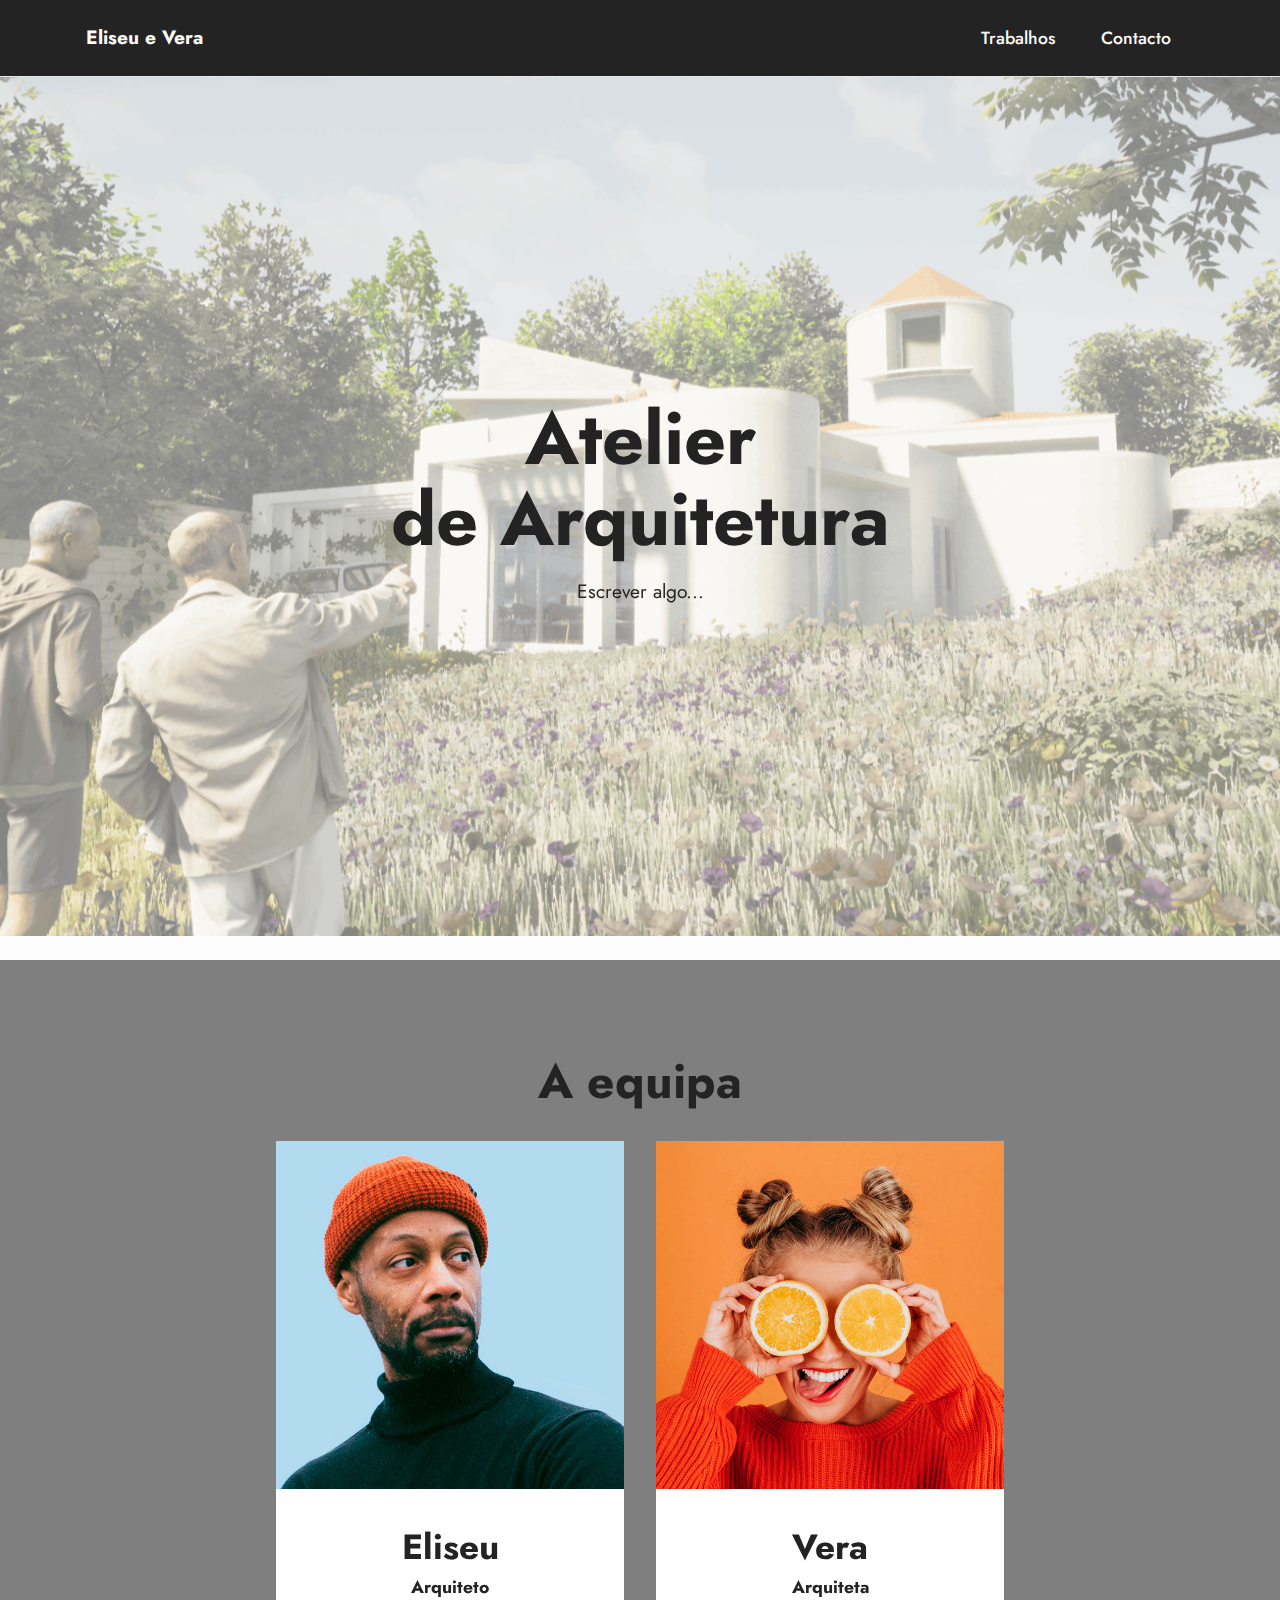
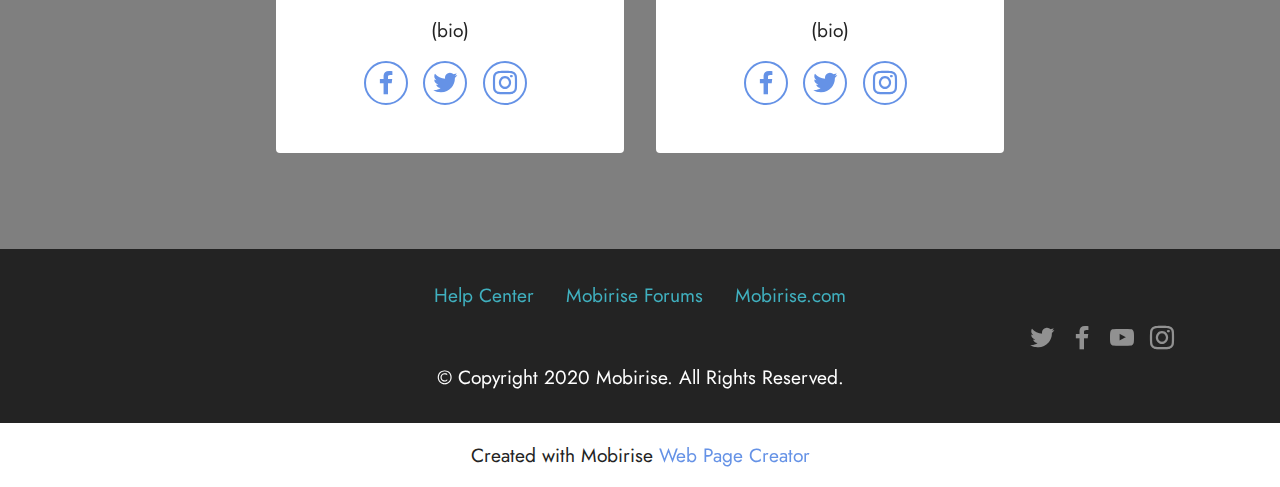
<file: index.html>
<!DOCTYPE html>
<html  >
<head>
  <!-- Site made with Mobirise Website Builder v5.6.8, https://mobirise.com -->
  <meta charset="UTF-8">
  <meta http-equiv="X-UA-Compatible" content="IE=edge">
  <meta name="generator" content="Mobirise v5.6.8, mobirise.com">
  <meta name="twitter:card" content="summary_large_image"/>
  <meta name="twitter:image:src" content="">
  <meta property="og:image" content="">
  <meta name="twitter:title" content="Home">
  <meta name="viewport" content="width=device-width, initial-scale=1, minimum-scale=1">
  <link rel="shortcut icon" href="assets/images/mbr-121x68.png" type="image/x-icon">
  <meta name="description" content="">
  
  
  <title>Home</title>
  <link rel="stylesheet" href="assets/bootstrap/css/bootstrap.min.css">
  <link rel="stylesheet" href="assets/bootstrap/css/bootstrap-grid.min.css">
  <link rel="stylesheet" href="assets/bootstrap/css/bootstrap-reboot.min.css">
  <link rel="stylesheet" href="assets/parallax/jarallax.css">
  <link rel="stylesheet" href="assets/dropdown/css/style.css">
  <link rel="stylesheet" href="assets/socicon/css/styles.css">
  <link rel="stylesheet" href="assets/theme/css/style.css">
  <link rel="preload" href="https://fonts.googleapis.com/css?family=Jost:100,200,300,400,500,600,700,800,900,100i,200i,300i,400i,500i,600i,700i,800i,900i&display=swap" as="style" onload="this.onload=null;this.rel='stylesheet'">
  <noscript><link rel="stylesheet" href="https://fonts.googleapis.com/css?family=Jost:100,200,300,400,500,600,700,800,900,100i,200i,300i,400i,500i,600i,700i,800i,900i&display=swap"></noscript>
  <link rel="preload" as="style" href="assets/mobirise/css/mbr-additional.css"><link rel="stylesheet" href="assets/mobirise/css/mbr-additional.css" type="text/css">
  
  
  
  
</head>
<body>
  
  <section data-bs-version="5.1" class="menu cid-s48OLK6784" once="menu" id="menu1-h">
    
    <nav class="navbar navbar-dropdown navbar-fixed-top navbar-expand-lg">
        <div class="container">
            <div class="navbar-brand">
                
                <span class="navbar-caption-wrap"><a class="navbar-caption text-white text-primary display-7" href="index.html">Eliseu e Vera&nbsp;</a></span>
            </div>
            <button class="navbar-toggler" type="button" data-toggle="collapse" data-bs-toggle="collapse" data-target="#navbarSupportedContent" data-bs-target="#navbarSupportedContent" aria-controls="navbarNavAltMarkup" aria-expanded="false" aria-label="Toggle navigation">
                <div class="hamburger">
                    <span></span>
                    <span></span>
                    <span></span>
                    <span></span>
                </div>
            </button>
            <div class="collapse navbar-collapse" id="navbarSupportedContent">
                <ul class="navbar-nav nav-dropdown" data-app-modern-menu="true"><li class="nav-item"><a class="nav-link link text-white show text-primary display-4" href="page4.html" aria-expanded="false">Trabalhos</a></li>
                    <li class="nav-item"><a class="nav-link link text-white text-primary display-4" href="page5.html">Contacto</a></li></ul>
                
                
            </div>
        </div>
    </nav>

</section>

<section data-bs-version="5.1" class="header1 cid-s48MCQYojq mbr-fullscreen mbr-parallax-background" id="header1-f">

    

    <div class="mbr-overlay" style="opacity: 0.5; background-color: rgb(250, 250, 250);"></div>

    <div class="align-center container">
        <div class="row justify-content-center">
            <div class="col-12 col-lg-8">
                <h1 class="mbr-section-title mbr-fonts-style mb-3 display-1"><strong>Atelier de&nbsp;Arquitetura</strong></h1>
                
                <p class="mbr-text mbr-fonts-style display-7">Escrever algo...</p>
                
            </div>
        </div>
    </div>
</section>

<section data-bs-version="5.1" class="team1 cid-t6M2mj9FLt" data-bg-video="https://www.youtube.com/watch?v=Kd3zd6v9gBo" id="team1-u">
    

    <div class="mbr-fallback-image disabled"></div>
    <div class="mbr-overlay" style="opacity: 0.5; background-color: rgb(0, 0, 0);">
    </div>
    <div class="container">
        <div class="row justify-content-center">
            <div class="col-12">
                <h3 class="mbr-section-title mbr-fonts-style align-center mb-4 display-2">
                    <strong>A equipa</strong></h3>
                
            </div>
            <div class="col-sm-6 col-lg-4">
                <div class="card-wrap">
                    <div class="image-wrap">
                        <img src="assets/images/team1.jpg" alt="Mobirise Website Builder">
                    </div>
                    <div class="content-wrap">
                        <h5 class="mbr-section-title card-title mbr-fonts-style align-center m-0 display-5">
                            <strong>Eliseu</strong></h5>
                        <h6 class="mbr-role mbr-fonts-style align-center mb-3 display-4">
                            <strong>Arquiteto</strong></h6>
                        <p class="card-text mbr-fonts-style align-center display-7">(bio)<br></p>
                        <div class="social-row display-7">
                            <div class="soc-item">
                                <a href="https://www.facebook.com/Mobirise/" target="_blank">
                                    <span class="mbr-iconfont socicon socicon-facebook"></span>
                                </a>
                            </div>
                            <div class="soc-item">
                                <a href="https://twitter.com/mobirise" target="_blank">
                                    <span class="mbr-iconfont socicon socicon-twitter"></span>
                                </a>
                            </div>
                            <div class="soc-item">
                                <a href="https://instagram.com/mobirise" target="_blank">
                                    <span class="mbr-iconfont socicon socicon-instagram"></span>
                                </a>
                            </div>
                            
                            
                        </div>
                        
                    </div>
                </div>
            </div>

            <div class="col-sm-6 col-lg-4">
                <div class="card-wrap">
                    <div class="image-wrap">
                        <img src="assets/images/team2.jpg" alt="Mobirise Website Builder">
                    </div>
                    <div class="content-wrap">
                        <h5 class="mbr-section-title card-title mbr-fonts-style align-center m-0 display-5">
                            <strong>Vera</strong></h5>
                        <h6 class="mbr-role mbr-fonts-style align-center mb-3 display-4">
                            <strong>Arquiteta</strong></h6>
                        <p class="card-text mbr-fonts-style align-center display-7">
                            (bio)</p>
                        <div class="social-row display-7">
                            <div class="soc-item">
                                <a href="https://www.facebook.com/Mobirise/" target="_blank">
                                    <span class="mbr-iconfont socicon socicon-facebook"></span>
                                </a>
                            </div>
                            <div class="soc-item">
                                <a href="https://twitter.com/mobirise" target="_blank">
                                    <span class="mbr-iconfont socicon socicon-twitter"></span>
                                </a>
                            </div>
                            <div class="soc-item">
                                <a href="https://instagram.com/mobirise" target="_blank">
                                    <span class="mbr-iconfont socicon socicon-instagram"></span>
                                </a>
                            </div>
                            
                            
                        </div>
                        
                    </div>
                </div>
            </div>

            

            
        </div>
    </div>
</section>

<section data-bs-version="5.1" class="footer3 cid-s48P1Icc8J" once="footers" id="footer3-i">

    

    

    <div class="container">
        <div class="media-container-row align-center mbr-white">
            <div class="row row-links">
                <ul class="foot-menu">
                    
                    
                    
                    
                    
                <li class="foot-menu-item mbr-fonts-style display-7"><a href="https://mobirise.com/help/" class="text-success">Help Center</a></li><li class="foot-menu-item mbr-fonts-style display-7"><a href="http://forums.mobirise.com/" class="text-success">Mobirise Forums</a></li><li class="foot-menu-item mbr-fonts-style display-7"><a href="https://mobirise.com/" class="text-success">Mobirise.com</a></li></ul>
            </div>
            <div class="row social-row">
                <div class="social-list align-right pb-2">
                    
                    
                    
                    
                    
                    
                <div class="soc-item">
                        <a href="https://twitter.com/mobirise" target="_blank">
                            <span class="socicon-twitter socicon mbr-iconfont mbr-iconfont-social"></span>
                        </a>
                    </div><div class="soc-item">
                        <a href="https://www.facebook.com/pages/Mobirise/1616226671953247" target="_blank">
                            <span class="socicon-facebook socicon mbr-iconfont mbr-iconfont-social"></span>
                        </a>
                    </div><div class="soc-item">
                        <a href="https://www.youtube.com/c/mobirise" target="_blank">
                            <span class="socicon-youtube socicon mbr-iconfont mbr-iconfont-social"></span>
                        </a>
                    </div><div class="soc-item">
                        <a href="https://instagram.com/mobirise" target="_blank">
                            <span class="mbr-iconfont mbr-iconfont-social socicon-instagram socicon"></span>
                        </a>
                    </div></div>
            </div>
            <div class="row row-copirayt">
                <p class="mbr-text mb-0 mbr-fonts-style mbr-white align-center display-7">
                    © Copyright 2020 Mobirise. All Rights Reserved.
                </p>
            </div>
        </div>
    </div>
</section><section class="display-7" style="padding: 0;align-items: center;justify-content: center;flex-wrap: wrap;    align-content: center;display: flex;position: relative;height: 4rem;"><a href="https://mobiri.se/2781186" style="flex: 1 1;height: 4rem;position: absolute;width: 100%;z-index: 1;"><img alt="" style="height: 4rem;" src="[data-uri]"></a><p style="margin: 0;text-align: center;" class="display-7">Created with Mobirise &#8204;</p><a style="z-index:1" href="https://mobirise.com/web-page-maker.html">Web Page Creator</a></section><script src="assets/bootstrap/js/bootstrap.bundle.min.js"></script>  <script src="assets/parallax/jarallax.js"></script>  <script src="assets/smoothscroll/smooth-scroll.js"></script>  <script src="assets/ytplayer/index.js"></script>  <script src="assets/vimeoplayer/player.js"></script>  <script src="assets/dropdown/js/navbar-dropdown.js"></script>  <script src="assets/theme/js/script.js"></script>  
  
  
</body>
</html>
</file>
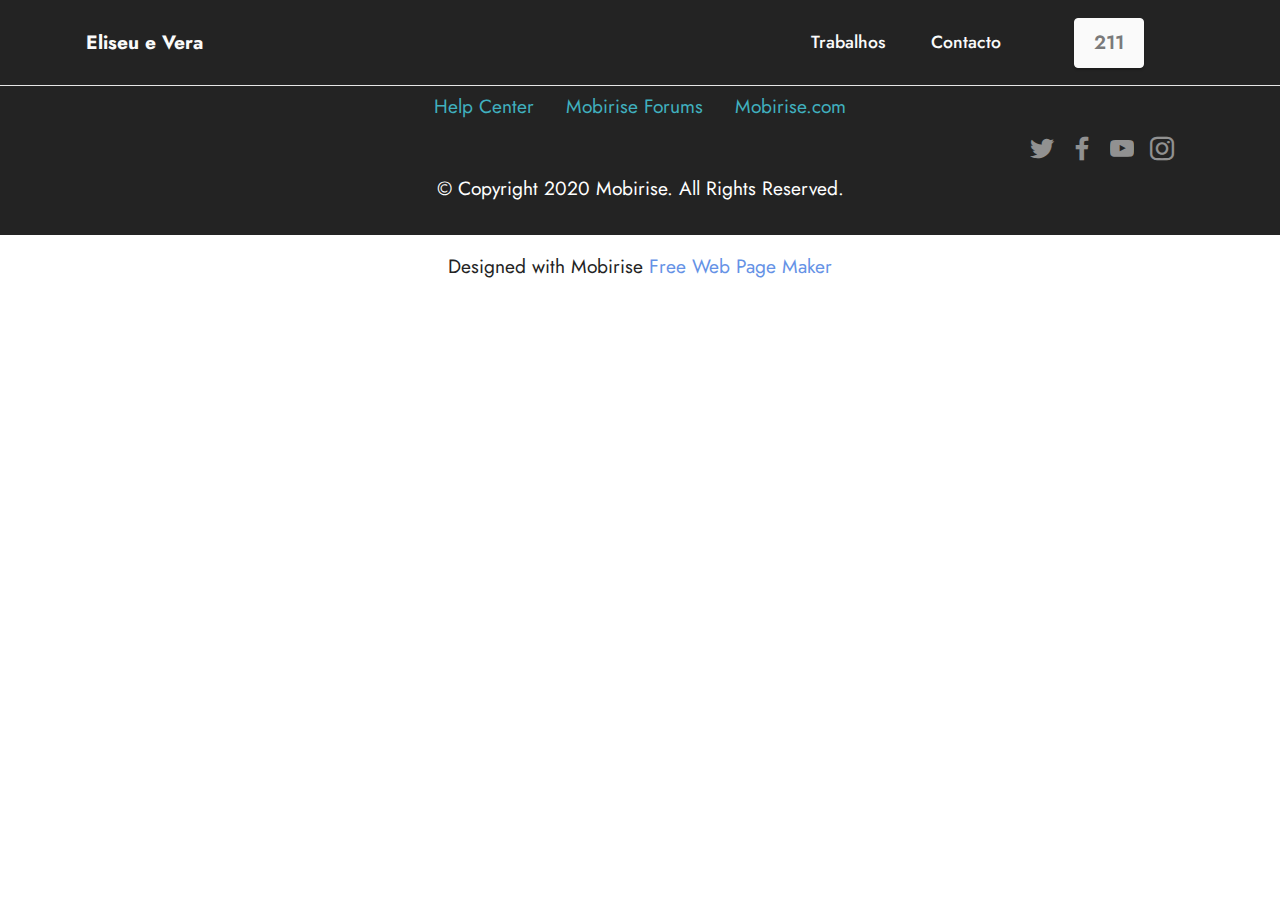
<file: page1.html>
<!DOCTYPE html>
<html  >
<head>
  <!-- Site made with Mobirise Website Builder v5.6.8, https://mobirise.com -->
  <meta charset="UTF-8">
  <meta http-equiv="X-UA-Compatible" content="IE=edge">
  <meta name="generator" content="Mobirise v5.6.8, mobirise.com">
  <meta name="twitter:card" content="summary_large_image"/>
  <meta name="twitter:image:src" content="">
  <meta property="og:image" content="">
  <meta name="twitter:title" content="Page 1">
  <meta name="viewport" content="width=device-width, initial-scale=1, minimum-scale=1">
  <link rel="shortcut icon" href="assets/images/mbr-121x68.png" type="image/x-icon">
  <meta name="description" content="">
  
  
  <title>Page 1</title>
  <link rel="stylesheet" href="assets/bootstrap/css/bootstrap.min.css">
  <link rel="stylesheet" href="assets/bootstrap/css/bootstrap-grid.min.css">
  <link rel="stylesheet" href="assets/bootstrap/css/bootstrap-reboot.min.css">
  <link rel="stylesheet" href="assets/dropdown/css/style.css">
  <link rel="stylesheet" href="assets/socicon/css/styles.css">
  <link rel="stylesheet" href="assets/theme/css/style.css">
  <link rel="preload" href="https://fonts.googleapis.com/css?family=Jost:100,200,300,400,500,600,700,800,900,100i,200i,300i,400i,500i,600i,700i,800i,900i&display=swap" as="style" onload="this.onload=null;this.rel='stylesheet'">
  <noscript><link rel="stylesheet" href="https://fonts.googleapis.com/css?family=Jost:100,200,300,400,500,600,700,800,900,100i,200i,300i,400i,500i,600i,700i,800i,900i&display=swap"></noscript>
  <link rel="preload" as="style" href="assets/mobirise/css/mbr-additional.css"><link rel="stylesheet" href="assets/mobirise/css/mbr-additional.css" type="text/css">
  
  
  
  
</head>
<body>
  
  <section data-bs-version="5.1" class="menu cid-s48OLK6784" once="menu" id="menu1-k">
    
    <nav class="navbar navbar-dropdown navbar-fixed-top navbar-expand-lg">
        <div class="container">
            <div class="navbar-brand">
                
                <span class="navbar-caption-wrap"><a class="navbar-caption text-white text-primary display-7" href="index.html">Eliseu e Vera&nbsp;</a></span>
            </div>
            <button class="navbar-toggler" type="button" data-toggle="collapse" data-bs-toggle="collapse" data-target="#navbarSupportedContent" data-bs-target="#navbarSupportedContent" aria-controls="navbarNavAltMarkup" aria-expanded="false" aria-label="Toggle navigation">
                <div class="hamburger">
                    <span></span>
                    <span></span>
                    <span></span>
                    <span></span>
                </div>
            </button>
            <div class="collapse navbar-collapse" id="navbarSupportedContent">
                <ul class="navbar-nav nav-dropdown" data-app-modern-menu="true"><li class="nav-item"><a class="nav-link link text-white show text-primary display-4" href="page4.html" aria-expanded="false">Trabalhos</a></li>
                    <li class="nav-item"><a class="nav-link link text-white text-primary display-4" href="page5.html">Contacto</a></li></ul>
                
                <div class="navbar-buttons mbr-section-btn"><a class="btn btn-white display-7" href="index.html">211</a></div>
            </div>
        </div>
    </nav>

</section>

<section data-bs-version="5.1" class="footer3 cid-s48P1Icc8J" once="footers" id="footer3-l">

    

    

    <div class="container">
        <div class="media-container-row align-center mbr-white">
            <div class="row row-links">
                <ul class="foot-menu">
                    
                    
                    
                    
                    
                <li class="foot-menu-item mbr-fonts-style display-7"><a href="https://mobirise.com/help/" class="text-success">Help Center</a></li><li class="foot-menu-item mbr-fonts-style display-7"><a href="http://forums.mobirise.com/" class="text-success">Mobirise Forums</a></li><li class="foot-menu-item mbr-fonts-style display-7"><a href="https://mobirise.com/" class="text-success">Mobirise.com</a></li></ul>
            </div>
            <div class="row social-row">
                <div class="social-list align-right pb-2">
                    
                    
                    
                    
                    
                    
                <div class="soc-item">
                        <a href="https://twitter.com/mobirise" target="_blank">
                            <span class="socicon-twitter socicon mbr-iconfont mbr-iconfont-social"></span>
                        </a>
                    </div><div class="soc-item">
                        <a href="https://www.facebook.com/pages/Mobirise/1616226671953247" target="_blank">
                            <span class="socicon-facebook socicon mbr-iconfont mbr-iconfont-social"></span>
                        </a>
                    </div><div class="soc-item">
                        <a href="https://www.youtube.com/c/mobirise" target="_blank">
                            <span class="socicon-youtube socicon mbr-iconfont mbr-iconfont-social"></span>
                        </a>
                    </div><div class="soc-item">
                        <a href="https://instagram.com/mobirise" target="_blank">
                            <span class="mbr-iconfont mbr-iconfont-social socicon-instagram socicon"></span>
                        </a>
                    </div></div>
            </div>
            <div class="row row-copirayt">
                <p class="mbr-text mb-0 mbr-fonts-style mbr-white align-center display-7">
                    © Copyright 2020 Mobirise. All Rights Reserved.
                </p>
            </div>
        </div>
    </div>
</section><section class="display-7" style="padding: 0;align-items: center;justify-content: center;flex-wrap: wrap;    align-content: center;display: flex;position: relative;height: 4rem;"><a href="https://mobiri.se/2781186" style="flex: 1 1;height: 4rem;position: absolute;width: 100%;z-index: 1;"><img alt="" style="height: 4rem;" src="[data-uri]"></a><p style="margin: 0;text-align: center;" class="display-7">Designed with Mobirise &#8204;</p><a style="z-index:1" href="https://mobirise.com/web-page-maker.html">Free Web Page Maker</a></section><script src="assets/bootstrap/js/bootstrap.bundle.min.js"></script>  <script src="assets/smoothscroll/smooth-scroll.js"></script>  <script src="assets/ytplayer/index.js"></script>  <script src="assets/dropdown/js/navbar-dropdown.js"></script>  <script src="assets/theme/js/script.js"></script>  
  
  
</body>
</html>
</file>
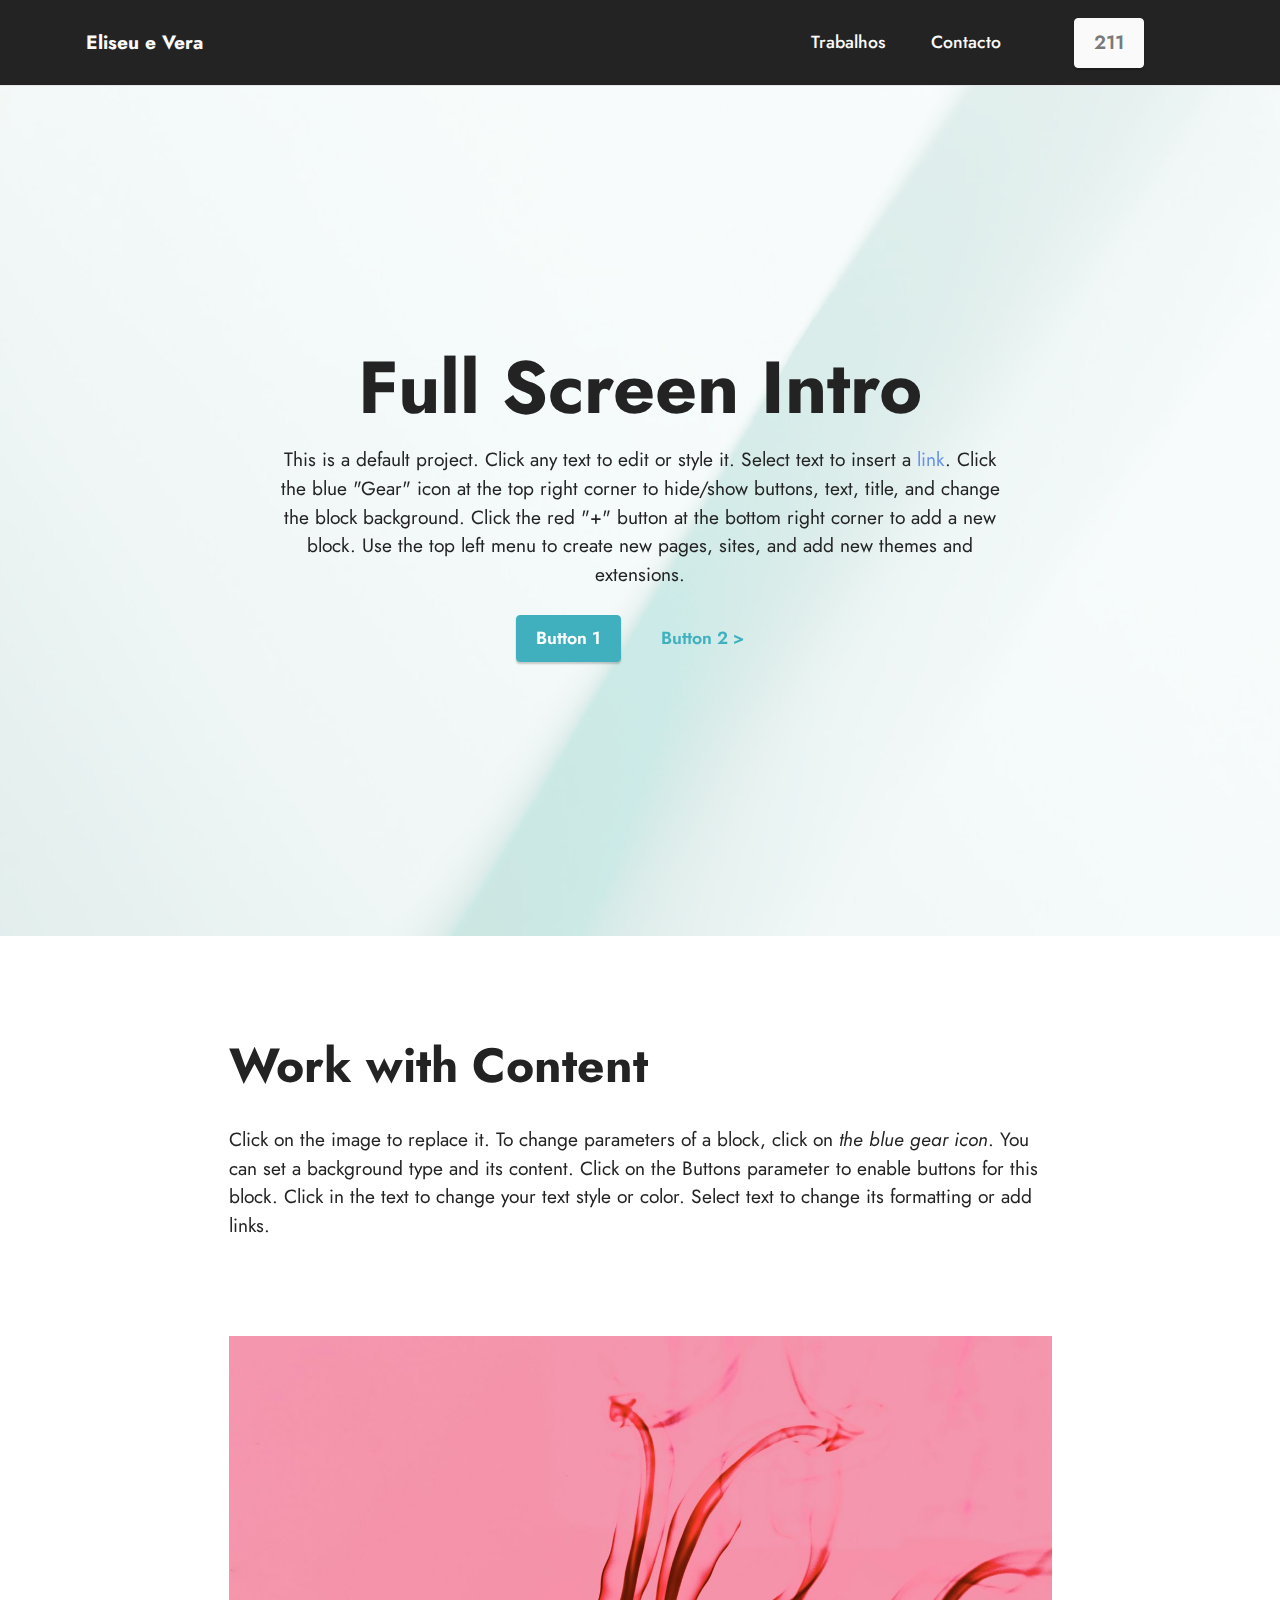
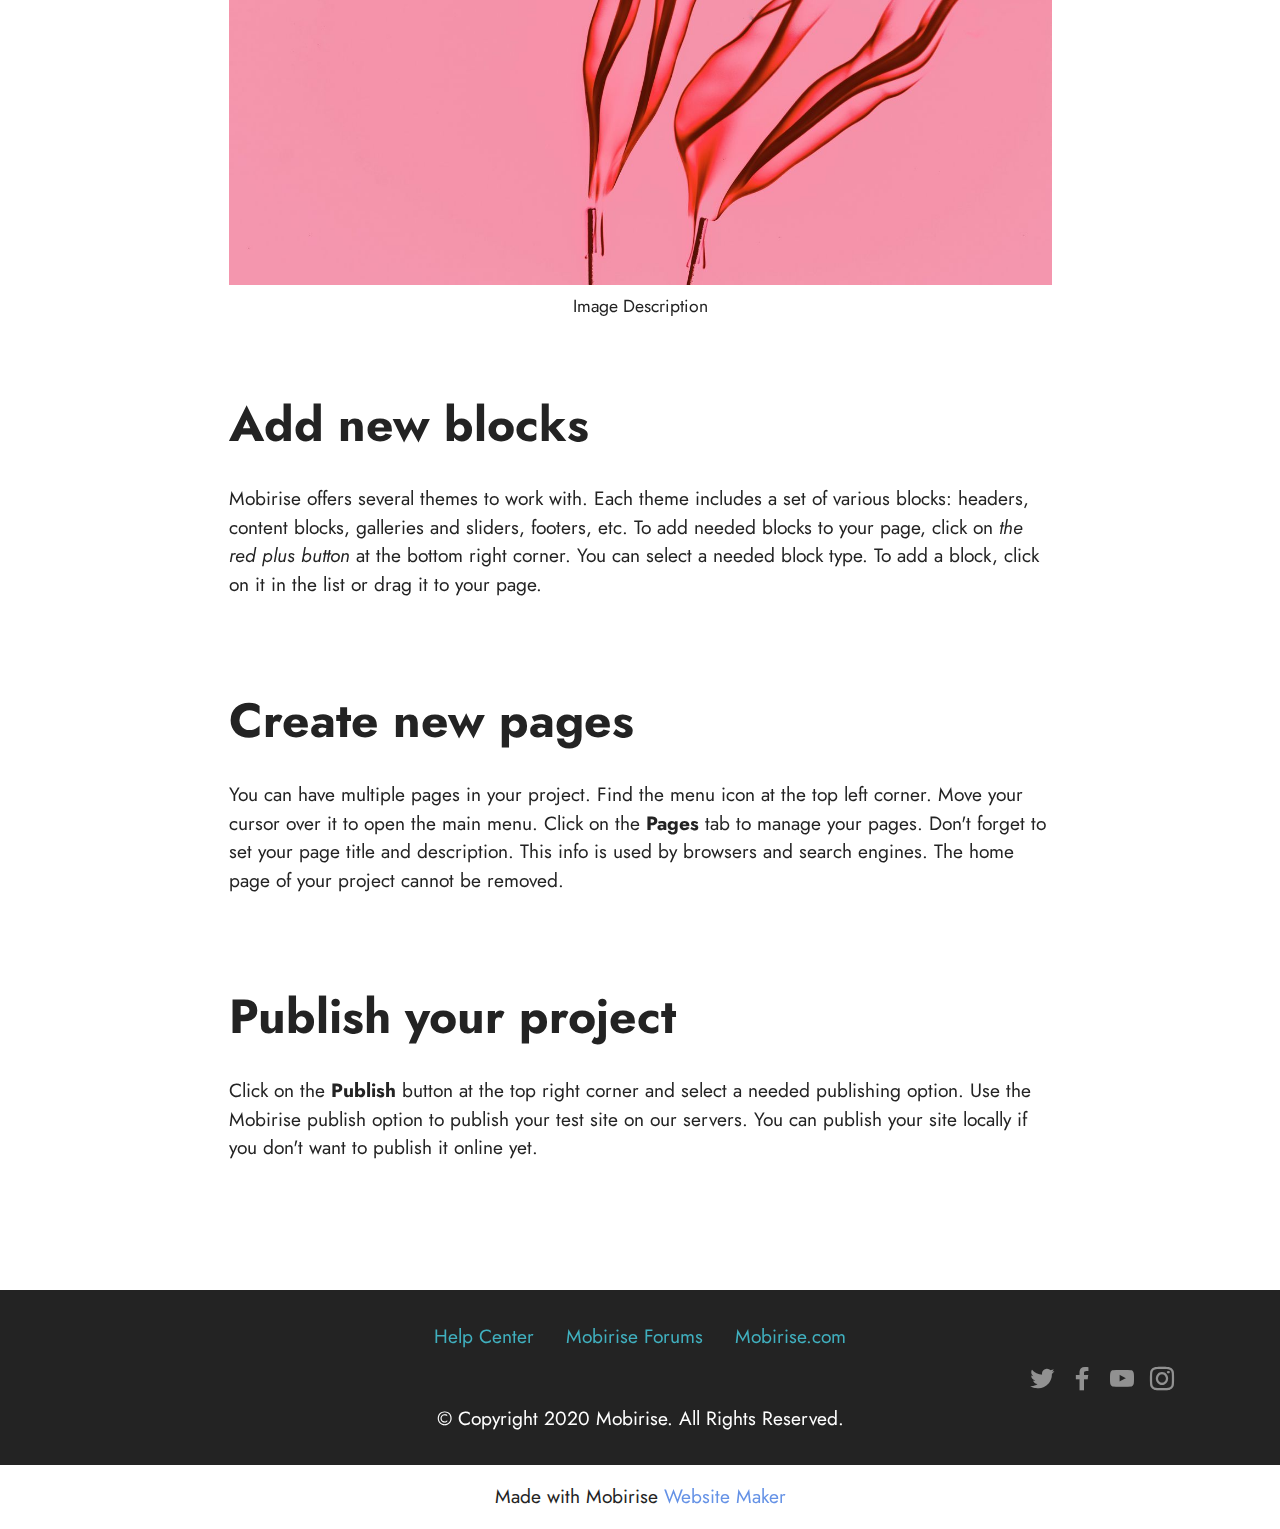
<file: page2.html>
<!DOCTYPE html>
<html  >
<head>
  <!-- Site made with Mobirise Website Builder v5.6.8, https://mobirise.com -->
  <meta charset="UTF-8">
  <meta http-equiv="X-UA-Compatible" content="IE=edge">
  <meta name="generator" content="Mobirise v5.6.8, mobirise.com">
  <meta name="twitter:card" content="summary_large_image"/>
  <meta name="twitter:image:src" content="">
  <meta property="og:image" content="">
  <meta name="twitter:title" content="Clone de casa">
  <meta name="viewport" content="width=device-width, initial-scale=1, minimum-scale=1">
  <link rel="shortcut icon" href="assets/images/mbr-121x68.png" type="image/x-icon">
  <meta name="description" content="">
  
  
  <title>Clone de casa</title>
  <link rel="stylesheet" href="assets/bootstrap/css/bootstrap.min.css">
  <link rel="stylesheet" href="assets/bootstrap/css/bootstrap-grid.min.css">
  <link rel="stylesheet" href="assets/bootstrap/css/bootstrap-reboot.min.css">
  <link rel="stylesheet" href="assets/parallax/jarallax.css">
  <link rel="stylesheet" href="assets/dropdown/css/style.css">
  <link rel="stylesheet" href="assets/socicon/css/styles.css">
  <link rel="stylesheet" href="assets/theme/css/style.css">
  <link rel="preload" href="https://fonts.googleapis.com/css?family=Jost:100,200,300,400,500,600,700,800,900,100i,200i,300i,400i,500i,600i,700i,800i,900i&display=swap" as="style" onload="this.onload=null;this.rel='stylesheet'">
  <noscript><link rel="stylesheet" href="https://fonts.googleapis.com/css?family=Jost:100,200,300,400,500,600,700,800,900,100i,200i,300i,400i,500i,600i,700i,800i,900i&display=swap"></noscript>
  <link rel="preload" as="style" href="assets/mobirise/css/mbr-additional.css"><link rel="stylesheet" href="assets/mobirise/css/mbr-additional.css" type="text/css">
  
  
  
  
</head>
<body>
  
  <section data-bs-version="5.1" class="menu cid-t6LXtUnEAb" once="menu" id="menu1-s">
    
    <nav class="navbar navbar-dropdown navbar-fixed-top navbar-expand-lg">
        <div class="container">
            <div class="navbar-brand">
                
                <span class="navbar-caption-wrap"><a class="navbar-caption text-white text-primary display-7" href="index.html">Eliseu e Vera&nbsp;</a></span>
            </div>
            <button class="navbar-toggler" type="button" data-toggle="collapse" data-bs-toggle="collapse" data-target="#navbarSupportedContent" data-bs-target="#navbarSupportedContent" aria-controls="navbarNavAltMarkup" aria-expanded="false" aria-label="Toggle navigation">
                <div class="hamburger">
                    <span></span>
                    <span></span>
                    <span></span>
                    <span></span>
                </div>
            </button>
            <div class="collapse navbar-collapse" id="navbarSupportedContent">
                <ul class="navbar-nav nav-dropdown" data-app-modern-menu="true"><li class="nav-item"><a class="nav-link link text-white show text-primary display-4" href="page4.html" aria-expanded="false">Trabalhos</a></li>
                    <li class="nav-item"><a class="nav-link link text-white text-primary display-4" href="page5.html">Contacto</a></li></ul>
                
                <div class="navbar-buttons mbr-section-btn"><a class="btn btn-white display-7" href="index.html">211</a></div>
            </div>
        </div>
    </nav>

</section>

<section data-bs-version="5.1" class="header1 cid-t6LXtSr5z0 mbr-fullscreen mbr-parallax-background" id="header1-m">

    

    <div class="mbr-overlay" style="opacity: 0.8; background-color: rgb(255, 255, 255);"></div>

    <div class="align-center container">
        <div class="row justify-content-center">
            <div class="col-12 col-lg-8">
                <h1 class="mbr-section-title mbr-fonts-style mb-3 display-1"><strong>Full Screen Intro</strong></h1>
                
                <p class="mbr-text mbr-fonts-style display-7">This is a default project. Click any text to edit or style it. Select text to insert a <a href="http://mobirise.com">link</a>. Click the blue "Gear" icon at the top right corner to hide/show buttons, text, title, and change the block background. Click the red "+" button at the bottom right corner to add a new block. Use the top left menu to create new pages, sites, and add new themes and extensions.</p>
                <div class="mbr-section-btn mt-3"><a class="btn btn-success display-4" href="https://mobirise.com">Button 1</a> <a class="btn btn-success-outline display-4" href="https://mobirise.com">Button 2 &gt;</a></div>
            </div>
        </div>
    </div>
</section>

<section data-bs-version="5.1" class="content1 cid-t6LXtSNgwI" id="content1-n">
    
    <div class="container">
        <div class="row justify-content-center">
            <div class="title col-12 col-md-9">
                <h3 class="mbr-section-title mbr-fonts-style align-center mb-4 display-2"><strong>Work with Content</strong></h3>
                <h4 class="mbr-section-subtitle align-center mbr-fonts-style mb-4 display-7">Click on the image to replace it. To change parameters of a block, click on <em>the blue gear icon</em>. You can set a background type and its content. Click on the Buttons parameter to enable buttons for this block. Click in the text to change your text style or color. Select text to change its formatting or add links.</h4>
                
            </div>
        </div>
    </div>
</section>

<section data-bs-version="5.1" class="image3 cid-t6LXtT7N6z" id="image3-o">
    

    

    <div class="container">
        <div class="row justify-content-center">
            <div class="col-12 col-lg-9">
                <div class="image-wrapper">
                    <img src="assets/images/6.jpg" alt="Mobirise Website Builder">
                    <p class="mbr-description mbr-fonts-style mt-2 align-center display-4">
                        Image Description</p>
                </div>
            </div>
        </div>
    </div>
</section>

<section data-bs-version="5.1" class="content1 cid-t6LXtTslbK" id="content1-p">
    
    <div class="container">
        <div class="row justify-content-center">
            <div class="title col-12 col-md-9">
                <h3 class="mbr-section-title mbr-fonts-style align-center mb-4 display-2"><strong>Add new blocks</strong></h3>
                <h4 class="mbr-section-subtitle align-center mbr-fonts-style mb-4 display-7">Mobirise offers several themes to work with. Each theme includes a set of various blocks: headers, content blocks, galleries and sliders, footers, etc. To add needed blocks to your page, click on <em>the red plus button </em>at the bottom right corner. You can select a needed block type. To add a block, click on it in the list or drag it to your page.</h4>
                
            </div>
        </div>
    </div>
</section>

<section data-bs-version="5.1" class="content1 cid-t6LXtTNKZp" id="content1-q">
    
    <div class="container">
        <div class="row justify-content-center">
            <div class="title col-12 col-md-9">
                <h3 class="mbr-section-title mbr-fonts-style align-center mb-4 display-2"><strong>Create new pages</strong></h3>
                <h4 class="mbr-section-subtitle align-center mbr-fonts-style mb-4 display-7">You can have multiple pages in your project. Find the menu icon at the top left corner. Move your cursor over it to open the main menu. Click on the <strong>Pages </strong>tab to manage your pages. Don't forget to set your page title and description. This info is used by browsers and search engines. The home page of your project cannot be removed.</h4>
                
            </div>
        </div>
    </div>
</section>

<section data-bs-version="5.1" class="content1 cid-t6LXtU3ALU" id="content1-r">
    
    <div class="container">
        <div class="row justify-content-center">
            <div class="title col-12 col-md-9">
                <h3 class="mbr-section-title mbr-fonts-style align-center mb-4 display-2"><strong>Publish your project
</strong></h3>
                <h4 class="mbr-section-subtitle align-center mbr-fonts-style mb-4 display-7">Click on the <strong>Publish </strong>button at the top right corner and select a needed publishing option. Use the Mobirise publish option to publish your test site on our servers. You can publish your site locally if you don't want to publish it online yet.</h4>
                
            </div>
        </div>
    </div>
</section>

<section data-bs-version="5.1" class="footer3 cid-t6LXtUP6Fe" once="footers" id="footer3-t">

    

    

    <div class="container">
        <div class="media-container-row align-center mbr-white">
            <div class="row row-links">
                <ul class="foot-menu">
                    
                    
                    
                    
                    
                <li class="foot-menu-item mbr-fonts-style display-7"><a href="https://mobirise.com/help/" class="text-success">Help Center</a></li><li class="foot-menu-item mbr-fonts-style display-7"><a href="http://forums.mobirise.com/" class="text-success">Mobirise Forums</a></li><li class="foot-menu-item mbr-fonts-style display-7"><a href="https://mobirise.com/" class="text-success">Mobirise.com</a></li></ul>
            </div>
            <div class="row social-row">
                <div class="social-list align-right pb-2">
                    
                    
                    
                    
                    
                    
                <div class="soc-item">
                        <a href="https://twitter.com/mobirise" target="_blank">
                            <span class="socicon-twitter socicon mbr-iconfont mbr-iconfont-social"></span>
                        </a>
                    </div><div class="soc-item">
                        <a href="https://www.facebook.com/pages/Mobirise/1616226671953247" target="_blank">
                            <span class="socicon-facebook socicon mbr-iconfont mbr-iconfont-social"></span>
                        </a>
                    </div><div class="soc-item">
                        <a href="https://www.youtube.com/c/mobirise" target="_blank">
                            <span class="socicon-youtube socicon mbr-iconfont mbr-iconfont-social"></span>
                        </a>
                    </div><div class="soc-item">
                        <a href="https://instagram.com/mobirise" target="_blank">
                            <span class="mbr-iconfont mbr-iconfont-social socicon-instagram socicon"></span>
                        </a>
                    </div></div>
            </div>
            <div class="row row-copirayt">
                <p class="mbr-text mb-0 mbr-fonts-style mbr-white align-center display-7">
                    © Copyright 2020 Mobirise. All Rights Reserved.
                </p>
            </div>
        </div>
    </div>
</section><section class="display-7" style="padding: 0;align-items: center;justify-content: center;flex-wrap: wrap;    align-content: center;display: flex;position: relative;height: 4rem;"><a href="https://mobiri.se/2781186" style="flex: 1 1;height: 4rem;position: absolute;width: 100%;z-index: 1;"><img alt="" style="height: 4rem;" src="[data-uri]"></a><p style="margin: 0;text-align: center;" class="display-7">Made with Mobirise &#8204;</p><a style="z-index:1" href="https://mobirise.com/website-maker.html">Website Maker</a></section><script src="assets/bootstrap/js/bootstrap.bundle.min.js"></script>  <script src="assets/parallax/jarallax.js"></script>  <script src="assets/smoothscroll/smooth-scroll.js"></script>  <script src="assets/ytplayer/index.js"></script>  <script src="assets/dropdown/js/navbar-dropdown.js"></script>  <script src="assets/theme/js/script.js"></script>  
  
  
</body>
</html>
</file>
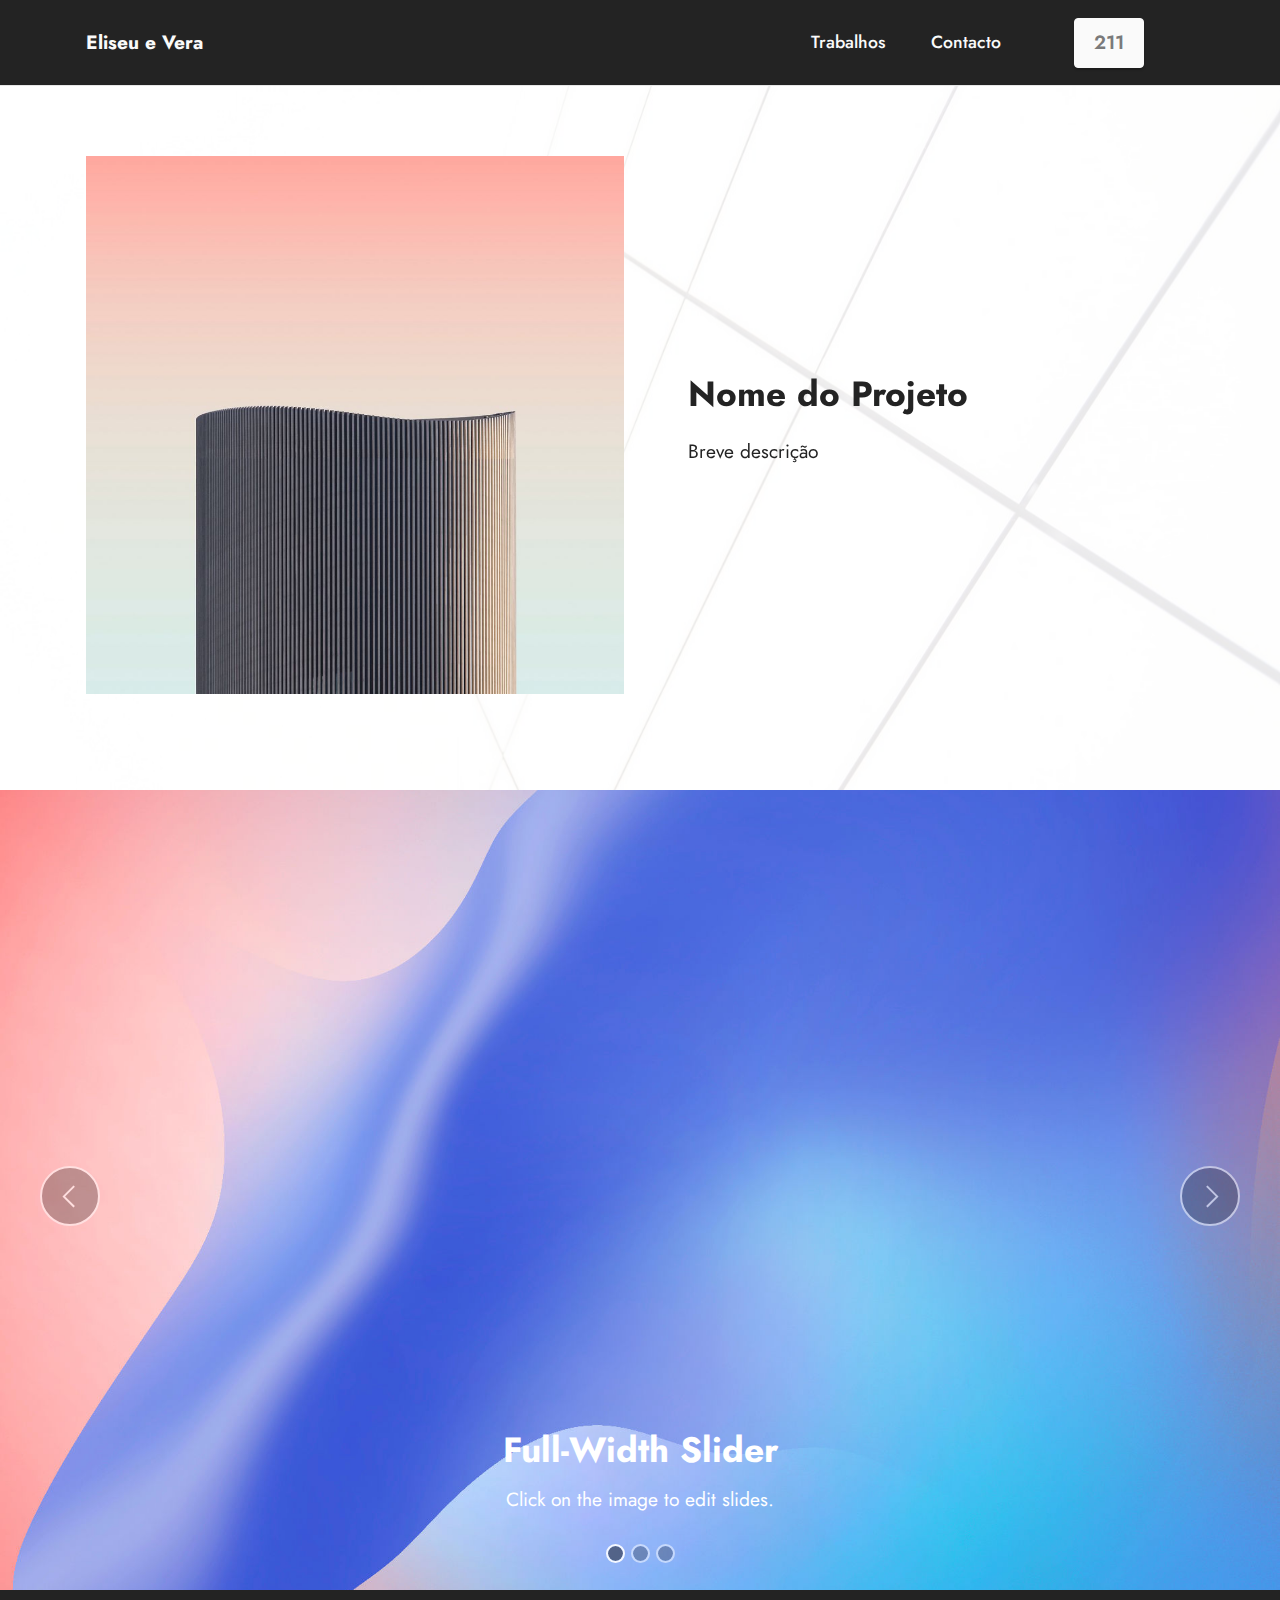
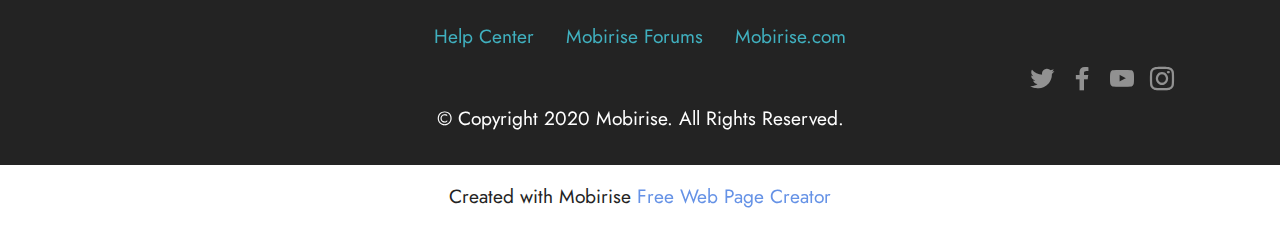
<file: page3.html>
<!DOCTYPE html>
<html  >
<head>
  <!-- Site made with Mobirise Website Builder v5.6.8, https://mobirise.com -->
  <meta charset="UTF-8">
  <meta http-equiv="X-UA-Compatible" content="IE=edge">
  <meta name="generator" content="Mobirise v5.6.8, mobirise.com">
  <meta name="twitter:card" content="summary_large_image"/>
  <meta name="twitter:image:src" content="">
  <meta property="og:image" content="">
  <meta name="twitter:title" content="Pagina de projeco base">
  <meta name="viewport" content="width=device-width, initial-scale=1, minimum-scale=1">
  <link rel="shortcut icon" href="assets/images/mbr-121x68.png" type="image/x-icon">
  <meta name="description" content="">
  
  
  <title>Pagina de projeco base</title>
  <link rel="stylesheet" href="assets/web/assets/mobirise-icons2/mobirise2.css">
  <link rel="stylesheet" href="assets/bootstrap/css/bootstrap.min.css">
  <link rel="stylesheet" href="assets/bootstrap/css/bootstrap-grid.min.css">
  <link rel="stylesheet" href="assets/bootstrap/css/bootstrap-reboot.min.css">
  <link rel="stylesheet" href="assets/parallax/jarallax.css">
  <link rel="stylesheet" href="assets/dropdown/css/style.css">
  <link rel="stylesheet" href="assets/socicon/css/styles.css">
  <link rel="stylesheet" href="assets/theme/css/style.css">
  <link rel="preload" href="https://fonts.googleapis.com/css?family=Jost:100,200,300,400,500,600,700,800,900,100i,200i,300i,400i,500i,600i,700i,800i,900i&display=swap" as="style" onload="this.onload=null;this.rel='stylesheet'">
  <noscript><link rel="stylesheet" href="https://fonts.googleapis.com/css?family=Jost:100,200,300,400,500,600,700,800,900,100i,200i,300i,400i,500i,600i,700i,800i,900i&display=swap"></noscript>
  <link rel="preload" as="style" href="assets/mobirise/css/mbr-additional.css"><link rel="stylesheet" href="assets/mobirise/css/mbr-additional.css" type="text/css">
  
  
  
  
</head>
<body>
  
  <section data-bs-version="5.1" class="menu cid-t6M3JMym3F" once="menu" id="menu1-z">
    
    <nav class="navbar navbar-dropdown navbar-fixed-top navbar-expand-lg">
        <div class="container">
            <div class="navbar-brand">
                
                <span class="navbar-caption-wrap"><a class="navbar-caption text-white text-primary display-7" href="index.html">Eliseu e Vera&nbsp;</a></span>
            </div>
            <button class="navbar-toggler" type="button" data-toggle="collapse" data-bs-toggle="collapse" data-target="#navbarSupportedContent" data-bs-target="#navbarSupportedContent" aria-controls="navbarNavAltMarkup" aria-expanded="false" aria-label="Toggle navigation">
                <div class="hamburger">
                    <span></span>
                    <span></span>
                    <span></span>
                    <span></span>
                </div>
            </button>
            <div class="collapse navbar-collapse" id="navbarSupportedContent">
                <ul class="navbar-nav nav-dropdown" data-app-modern-menu="true"><li class="nav-item"><a class="nav-link link text-white show text-primary display-4" href="page4.html" aria-expanded="false">Trabalhos</a></li>
                    <li class="nav-item"><a class="nav-link link text-white text-primary display-4" href="page5.html">Contacto</a></li></ul>
                
                <div class="navbar-buttons mbr-section-btn"><a class="btn btn-white display-7" href="index.html">211</a></div>
            </div>
        </div>
    </nav>

</section>

<section data-bs-version="5.1" class="image1 cid-t6MgKMYlj8 mbr-parallax-background" id="image1-19">
    

    
    <div class="mbr-overlay" style="opacity: 0.7; background-color: rgb(255, 255, 255);">
    </div>

    <div class="container">
        <div class="row align-items-center">
            <div class="col-12 col-lg-6">
                <div class="image-wrapper">
                    <img src="assets/images/4.jpg" alt="Mobirise Website Builder">
                    
                </div>
            </div>
            <div class="col-12 col-lg">
                <div class="text-wrapper">
                    <h3 class="mbr-section-title mbr-fonts-style mb-3 display-5"><strong>Nome do Projeto</strong></h3>
                    <p class="mbr-text mbr-fonts-style display-7">
                        Breve descrição</p>
                </div>
            </div>
        </div>
    </div>
</section>

<section data-bs-version="5.1" class="slider1 cid-t6MgbFpGmV" id="slider1-17">
    
    <div class="carousel slide carousel-fade" id="t6MvTWUvs2" data-interval="5000" data-bs-interval="5000">
        <ol class="carousel-indicators">
            <li data-slide-to="0" data-bs-slide-to="0" class="active" data-target="#t6MvTWUvs2" data-bs-target="#t6MvTWUvs2"></li><li data-slide-to="1" data-bs-slide-to="1" class="" data-target="#t6MvTWUvs2" data-bs-target="#t6MvTWUvs2"></li>
            <li data-slide-to="2" data-bs-slide-to="2" data-target="#t6MvTWUvs2" data-bs-target="#t6MvTWUvs2"></li>
            
        </ol>
        <div class="carousel-inner">
            
            <div class="carousel-item slider-image item active">
                <div class="item-wrapper">
                    <img class="d-block w-100" src="assets/images/background3.jpg" alt="Mobirise Website Builder" data-slide-to="0" data-bs-slide-to="0">
                    
                    <div class="carousel-caption">
                        <h5 class="mbr-section-subtitle mbr-fonts-style display-5">
                            <strong>Full-Width Slider</strong>
                        </h5>
                        <p class="mbr-section-text mbr-fonts-style display-7">Click on the image to edit slides.</p>
                    </div>
                </div>
            </div><div class="carousel-item slider-image item">
                <div class="item-wrapper">
                    <img class="d-block w-100" src="assets/images/1-2-1900x1006.jpg" alt="Mobirise Website Builder" data-slide-to="1" data-bs-slide-to="1">
                    
                    <div class="carousel-caption">
                        <h5 class="mbr-section-subtitle mbr-fonts-style display-5">
                            <strong>Full-Width Slider</strong>
                        </h5>
                        <p class="mbr-section-text mbr-fonts-style display-7">Click on the image to edit slides.</p>
                    </div>
                </div>
            </div>
            <div class="carousel-item slider-image item">
                <div class="item-wrapper">
                    <img class="d-block w-100" src="assets/images/background5.jpg" alt="Mobirise Website Builder" data-slide-to="3" data-bs-slide-to="3">
                    
                    <div class="carousel-caption">
                        <h5 class="mbr-section-subtitle mbr-fonts-style display-5">
                            <strong>Full-Width Slider</strong>
                        </h5>
                        <p class="mbr-section-text mbr-fonts-style display-7">Click on the image to edit slides.</p>
                    </div>
                </div>
            </div>
        </div>
        <a class="carousel-control carousel-control-prev" role="button" data-slide="prev" data-bs-slide="prev" href="#t6MvTWUvs2">
            <span class="mobi-mbri mobi-mbri-arrow-prev" aria-hidden="true"></span>
            <span class="sr-only visually-hidden">Previous</span>
        </a>
        <a class="carousel-control carousel-control-next" role="button" data-slide="next" data-bs-slide="next" href="#t6MvTWUvs2">
            <span class="mobi-mbri mobi-mbri-arrow-next" aria-hidden="true"></span>
            <span class="sr-only visually-hidden">Next</span>
        </a>
    </div>
</section>

<section data-bs-version="5.1" class="footer3 cid-t6M3JN9AIa" once="footers" id="footer3-10">

    

    

    <div class="container">
        <div class="media-container-row align-center mbr-white">
            <div class="row row-links">
                <ul class="foot-menu">
                    
                    
                    
                    
                    
                <li class="foot-menu-item mbr-fonts-style display-7"><a href="https://mobirise.com/help/" class="text-success">Help Center</a></li><li class="foot-menu-item mbr-fonts-style display-7"><a href="http://forums.mobirise.com/" class="text-success">Mobirise Forums</a></li><li class="foot-menu-item mbr-fonts-style display-7"><a href="https://mobirise.com/" class="text-success">Mobirise.com</a></li></ul>
            </div>
            <div class="row social-row">
                <div class="social-list align-right pb-2">
                    
                    
                    
                    
                    
                    
                <div class="soc-item">
                        <a href="https://twitter.com/mobirise" target="_blank">
                            <span class="socicon-twitter socicon mbr-iconfont mbr-iconfont-social"></span>
                        </a>
                    </div><div class="soc-item">
                        <a href="https://www.facebook.com/pages/Mobirise/1616226671953247" target="_blank">
                            <span class="socicon-facebook socicon mbr-iconfont mbr-iconfont-social"></span>
                        </a>
                    </div><div class="soc-item">
                        <a href="https://www.youtube.com/c/mobirise" target="_blank">
                            <span class="socicon-youtube socicon mbr-iconfont mbr-iconfont-social"></span>
                        </a>
                    </div><div class="soc-item">
                        <a href="https://instagram.com/mobirise" target="_blank">
                            <span class="mbr-iconfont mbr-iconfont-social socicon-instagram socicon"></span>
                        </a>
                    </div></div>
            </div>
            <div class="row row-copirayt">
                <p class="mbr-text mb-0 mbr-fonts-style mbr-white align-center display-7">
                    © Copyright 2020 Mobirise. All Rights Reserved.
                </p>
            </div>
        </div>
    </div>
</section><section class="display-7" style="padding: 0;align-items: center;justify-content: center;flex-wrap: wrap;    align-content: center;display: flex;position: relative;height: 4rem;"><a href="https://mobiri.se/2781186" style="flex: 1 1;height: 4rem;position: absolute;width: 100%;z-index: 1;"><img alt="" style="height: 4rem;" src="[data-uri]"></a><p style="margin: 0;text-align: center;" class="display-7">Created with Mobirise &#8204;</p><a style="z-index:1" href="https://mobirise.com/web-page-maker.html">Free Web Page Creator</a></section><script src="assets/bootstrap/js/bootstrap.bundle.min.js"></script>  <script src="assets/parallax/jarallax.js"></script>  <script src="assets/smoothscroll/smooth-scroll.js"></script>  <script src="assets/ytplayer/index.js"></script>  <script src="assets/dropdown/js/navbar-dropdown.js"></script>  <script src="assets/theme/js/script.js"></script>  
  
  
</body>
</html>
</file>
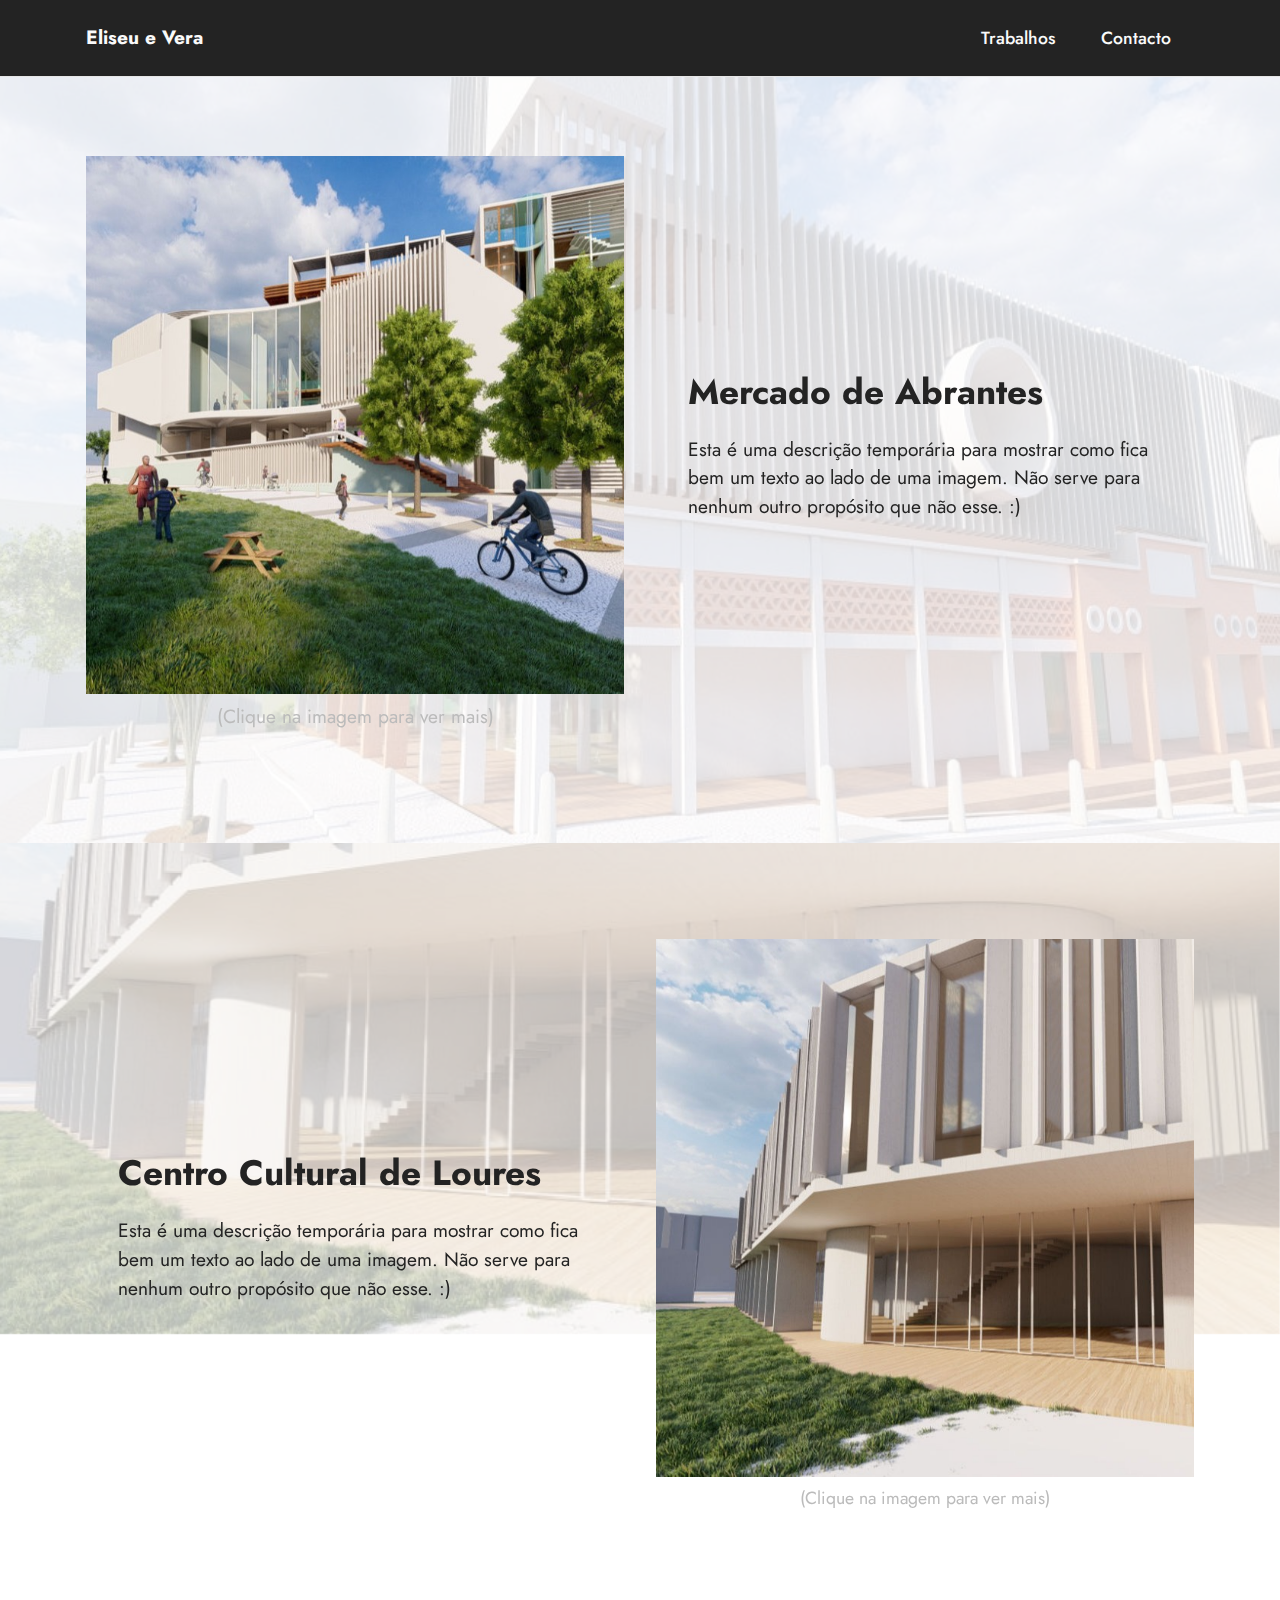
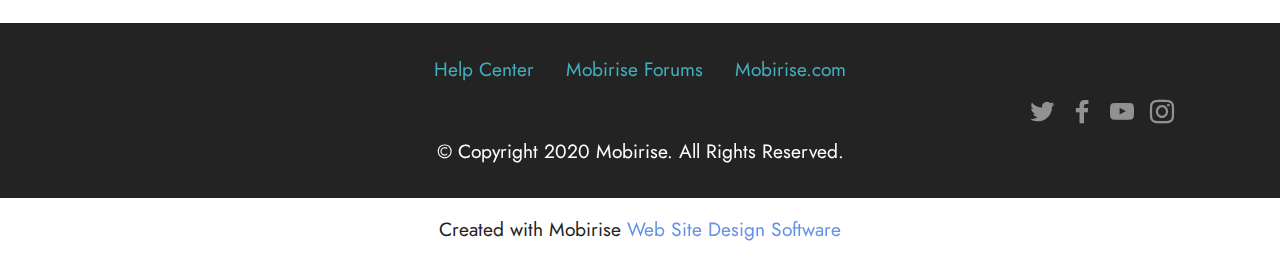
<file: page4.html>
<!DOCTYPE html>
<html  >
<head>
  <!-- Site made with Mobirise Website Builder v5.6.8, https://mobirise.com -->
  <meta charset="UTF-8">
  <meta http-equiv="X-UA-Compatible" content="IE=edge">
  <meta name="generator" content="Mobirise v5.6.8, mobirise.com">
  <meta name="twitter:card" content="summary_large_image"/>
  <meta name="twitter:image:src" content="">
  <meta property="og:image" content="">
  <meta name="twitter:title" content="Trabalhos">
  <meta name="viewport" content="width=device-width, initial-scale=1, minimum-scale=1">
  <link rel="shortcut icon" href="assets/images/mbr-121x68.png" type="image/x-icon">
  <meta name="description" content="">
  
  
  <title>Trabalhos</title>
  <link rel="stylesheet" href="assets/bootstrap/css/bootstrap.min.css">
  <link rel="stylesheet" href="assets/bootstrap/css/bootstrap-grid.min.css">
  <link rel="stylesheet" href="assets/bootstrap/css/bootstrap-reboot.min.css">
  <link rel="stylesheet" href="assets/parallax/jarallax.css">
  <link rel="stylesheet" href="assets/dropdown/css/style.css">
  <link rel="stylesheet" href="assets/socicon/css/styles.css">
  <link rel="stylesheet" href="assets/theme/css/style.css">
  <link rel="preload" href="https://fonts.googleapis.com/css?family=Jost:100,200,300,400,500,600,700,800,900,100i,200i,300i,400i,500i,600i,700i,800i,900i&display=swap" as="style" onload="this.onload=null;this.rel='stylesheet'">
  <noscript><link rel="stylesheet" href="https://fonts.googleapis.com/css?family=Jost:100,200,300,400,500,600,700,800,900,100i,200i,300i,400i,500i,600i,700i,800i,900i&display=swap"></noscript>
  <link rel="preload" as="style" href="assets/mobirise/css/mbr-additional.css"><link rel="stylesheet" href="assets/mobirise/css/mbr-additional.css" type="text/css">
  
  
  
  
</head>
<body>
  
  <section data-bs-version="5.1" class="menu cid-t6MjkBVR9y" once="menu" id="menu1-1i">
    
    <nav class="navbar navbar-dropdown navbar-fixed-top navbar-expand-lg">
        <div class="container">
            <div class="navbar-brand">
                
                <span class="navbar-caption-wrap"><a class="navbar-caption text-white text-primary display-7" href="index.html">Eliseu e Vera&nbsp;</a></span>
            </div>
            <button class="navbar-toggler" type="button" data-toggle="collapse" data-bs-toggle="collapse" data-target="#navbarSupportedContent" data-bs-target="#navbarSupportedContent" aria-controls="navbarNavAltMarkup" aria-expanded="false" aria-label="Toggle navigation">
                <div class="hamburger">
                    <span></span>
                    <span></span>
                    <span></span>
                    <span></span>
                </div>
            </button>
            <div class="collapse navbar-collapse" id="navbarSupportedContent">
                <ul class="navbar-nav nav-dropdown" data-app-modern-menu="true"><li class="nav-item"><a class="nav-link link text-white show text-primary display-4" href="page4.html" aria-expanded="false">Trabalhos</a></li>
                    <li class="nav-item"><a class="nav-link link text-white text-primary display-4" href="page5.html">Contacto</a></li></ul>
            </div>
        </div>
    </nav>

</section>

<section data-bs-version="5.1" class="image1 cid-t6MkeX3NWj mbr-parallax-background" id="image1-1l">
    

    
    <div class="mbr-overlay" style="opacity: 0.8; background-color: rgb(255, 255, 255);">
    </div>

    <div class="container">
        <div class="row align-items-center">
            <div class="col-12 col-lg-6">
                <div class="image-wrapper">
                    <a href="page6.html"><img src="assets/images/envolvente-2-1256x707.jpeg" alt="Mobirise Website Builder"></a>
                    <p class="mbr-description mbr-fonts-style pt-2 align-center display-7">(Clique na imagem para ver mais)</p>
                </div>
            </div>
            <div class="col-12 col-lg">
                <div class="text-wrapper">
                    <h3 class="mbr-section-title mbr-fonts-style mb-3 display-5">
                        <strong>Mercado de Abrantes</strong></h3>
                    <p class="mbr-text mbr-fonts-style display-7">
                        Esta é uma descrição temporária para mostrar como fica bem um texto ao lado de uma imagem. Não serve para nenhum outro propósito que não esse. :)</p>
                </div>
            </div>
        </div>
    </div>
</section>

<section data-bs-version="5.1" class="image2 cid-t6MmMD9s2w mbr-parallax-background" id="image2-1v">
    

    
    <div class="mbr-overlay" style="opacity: 0.7; background-color: rgb(255, 255, 255);">
    </div>

    <div class="container">
        <div class="row align-items-center">
            <div class="col-12 col-lg-6">
                <div class="image-wrapper">
                    <a href="page7.html"><img src="assets/images/zz4-1256x707.jpeg" alt="Mobirise Website Builder"></a>
                    <p class="mbr-description mbr-fonts-style mt-2 align-center display-4">
                        (Clique na imagem para ver mais)</p>
                </div>
            </div>
            <div class="col-12 col-lg">
                <div class="text-wrapper">
                    <h3 class="mbr-section-title mbr-fonts-style mb-3 display-5">
                        <strong>Centro Cultural de Loures</strong></h3>
                    <p class="mbr-text mbr-fonts-style display-7">
                        Esta é uma descrição temporária para mostrar como fica bem um texto ao lado de uma imagem. Não serve para nenhum outro propósito que não esse. :)</p>
                </div>
            </div>
        </div>
    </div>
</section>

<section data-bs-version="5.1" class="footer3 cid-t6MjkCtCP3" once="footers" id="footer3-1j">

    

    

    <div class="container">
        <div class="media-container-row align-center mbr-white">
            <div class="row row-links">
                <ul class="foot-menu">
                    
                    
                    
                    
                    
                <li class="foot-menu-item mbr-fonts-style display-7"><a href="https://mobirise.com/help/" class="text-success">Help Center</a></li><li class="foot-menu-item mbr-fonts-style display-7"><a href="http://forums.mobirise.com/" class="text-success">Mobirise Forums</a></li><li class="foot-menu-item mbr-fonts-style display-7"><a href="https://mobirise.com/" class="text-success">Mobirise.com</a></li></ul>
            </div>
            <div class="row social-row">
                <div class="social-list align-right pb-2">
                    
                    
                    
                    
                    
                    
                <div class="soc-item">
                        <a href="https://twitter.com/mobirise" target="_blank">
                            <span class="socicon-twitter socicon mbr-iconfont mbr-iconfont-social"></span>
                        </a>
                    </div><div class="soc-item">
                        <a href="https://www.facebook.com/pages/Mobirise/1616226671953247" target="_blank">
                            <span class="socicon-facebook socicon mbr-iconfont mbr-iconfont-social"></span>
                        </a>
                    </div><div class="soc-item">
                        <a href="https://www.youtube.com/c/mobirise" target="_blank">
                            <span class="socicon-youtube socicon mbr-iconfont mbr-iconfont-social"></span>
                        </a>
                    </div><div class="soc-item">
                        <a href="https://instagram.com/mobirise" target="_blank">
                            <span class="mbr-iconfont mbr-iconfont-social socicon-instagram socicon"></span>
                        </a>
                    </div></div>
            </div>
            <div class="row row-copirayt">
                <p class="mbr-text mb-0 mbr-fonts-style mbr-white align-center display-7">
                    © Copyright 2020 Mobirise. All Rights Reserved.
                </p>
            </div>
        </div>
    </div>
</section><section class="display-7" style="padding: 0;align-items: center;justify-content: center;flex-wrap: wrap;    align-content: center;display: flex;position: relative;height: 4rem;"><a href="https://mobiri.se/2781186" style="flex: 1 1;height: 4rem;position: absolute;width: 100%;z-index: 1;"><img alt="" style="height: 4rem;" src="[data-uri]"></a><p style="margin: 0;text-align: center;" class="display-7">Created with Mobirise &#8204;</p><a style="z-index:1" href="https://mobirise.com/website-design-software.html">Web Site Design Software</a></section><script src="assets/bootstrap/js/bootstrap.bundle.min.js"></script>  <script src="assets/parallax/jarallax.js"></script>  <script src="assets/smoothscroll/smooth-scroll.js"></script>  <script src="assets/ytplayer/index.js"></script>  <script src="assets/dropdown/js/navbar-dropdown.js"></script>  <script src="assets/theme/js/script.js"></script>  
  
  
</body>
</html>
</file>
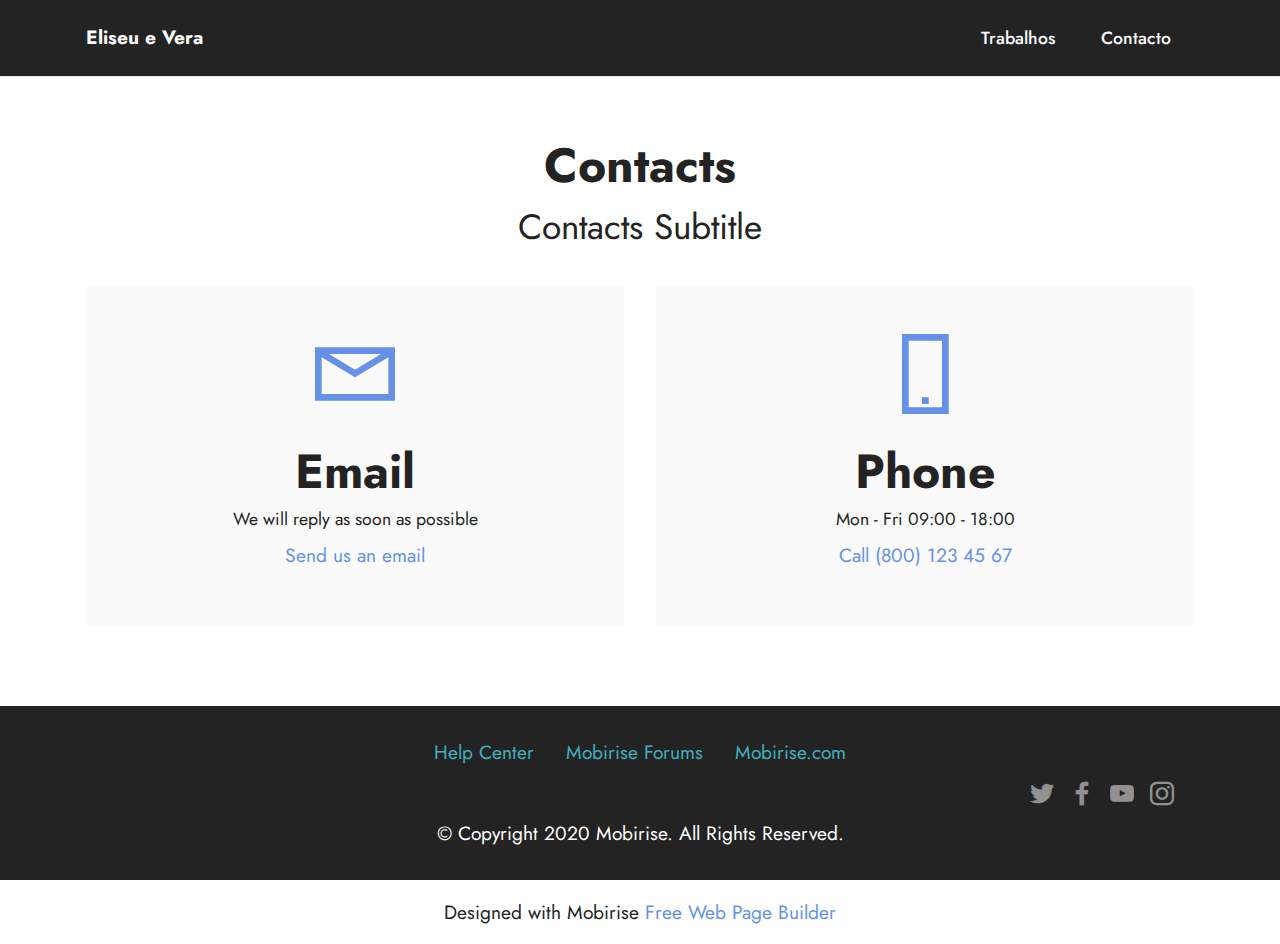
<file: page5.html>
<!DOCTYPE html>
<html  >
<head>
  <!-- Site made with Mobirise Website Builder v5.6.8, https://mobirise.com -->
  <meta charset="UTF-8">
  <meta http-equiv="X-UA-Compatible" content="IE=edge">
  <meta name="generator" content="Mobirise v5.6.8, mobirise.com">
  <meta name="twitter:card" content="summary_large_image"/>
  <meta name="twitter:image:src" content="">
  <meta property="og:image" content="">
  <meta name="twitter:title" content="Contacto">
  <meta name="viewport" content="width=device-width, initial-scale=1, minimum-scale=1">
  <link rel="shortcut icon" href="assets/images/mbr-121x68.png" type="image/x-icon">
  <meta name="description" content="">
  
  
  <title>Contacto</title>
  <link rel="stylesheet" href="assets/web/assets/mobirise-icons2/mobirise2.css">
  <link rel="stylesheet" href="assets/bootstrap/css/bootstrap.min.css">
  <link rel="stylesheet" href="assets/bootstrap/css/bootstrap-grid.min.css">
  <link rel="stylesheet" href="assets/bootstrap/css/bootstrap-reboot.min.css">
  <link rel="stylesheet" href="assets/dropdown/css/style.css">
  <link rel="stylesheet" href="assets/socicon/css/styles.css">
  <link rel="stylesheet" href="assets/theme/css/style.css">
  <link rel="preload" href="https://fonts.googleapis.com/css?family=Jost:100,200,300,400,500,600,700,800,900,100i,200i,300i,400i,500i,600i,700i,800i,900i&display=swap" as="style" onload="this.onload=null;this.rel='stylesheet'">
  <noscript><link rel="stylesheet" href="https://fonts.googleapis.com/css?family=Jost:100,200,300,400,500,600,700,800,900,100i,200i,300i,400i,500i,600i,700i,800i,900i&display=swap"></noscript>
  <link rel="preload" as="style" href="assets/mobirise/css/mbr-additional.css"><link rel="stylesheet" href="assets/mobirise/css/mbr-additional.css" type="text/css">
  
  
  
  
</head>
<body>
  
  <section data-bs-version="5.1" class="menu cid-t6MkU6HF0N" once="menu" id="menu1-1s">
    
    <nav class="navbar navbar-dropdown navbar-fixed-top navbar-expand-lg">
        <div class="container">
            <div class="navbar-brand">
                
                <span class="navbar-caption-wrap"><a class="navbar-caption text-white text-primary display-7" href="index.html">Eliseu e Vera&nbsp;</a></span>
            </div>
            <button class="navbar-toggler" type="button" data-toggle="collapse" data-bs-toggle="collapse" data-target="#navbarSupportedContent" data-bs-target="#navbarSupportedContent" aria-controls="navbarNavAltMarkup" aria-expanded="false" aria-label="Toggle navigation">
                <div class="hamburger">
                    <span></span>
                    <span></span>
                    <span></span>
                    <span></span>
                </div>
            </button>
            <div class="collapse navbar-collapse" id="navbarSupportedContent">
                <ul class="navbar-nav nav-dropdown" data-app-modern-menu="true"><li class="nav-item"><a class="nav-link link text-white show text-primary display-4" href="page4.html" aria-expanded="false">Trabalhos</a></li>
                    <li class="nav-item"><a class="nav-link link text-white text-primary display-4" href="page5.html">Contacto</a></li></ul>
            </div>
        </div>
    </nav>

</section>

<section data-bs-version="5.1" class="contacts1 cid-t6Ml9UDpf3" id="contacts1-1u">

    

    
    
    <div class="container">
        <div class="mbr-section-head">
            <h3 class="mbr-section-title mbr-fonts-style align-center mb-0 display-2">
                <strong>Contacts</strong>
            </h3>
            <h4 class="mbr-section-subtitle mbr-fonts-style align-center mb-0 mt-2 display-5">
                Contacts Subtitle
            </h4>
        </div>
        <div class="row justify-content-center mt-4">
            <div class="card col-12 col-lg-6">
                <div class="card-wrapper">
                    <div class="card-box align-center">
                        <div class="image-wrapper">
                            <span class="mbr-iconfont mobi-mbri-letter mobi-mbri"></span>
                        </div>
                        <h4 class="card-title mbr-fonts-style mb-2 display-2">
                            <strong>Email</strong>
                        </h4>
                        <p class="mbr-text mbr-fonts-style mb-2 display-4">
                            We will reply as soon as possible</p>
                        <h5 class="link mbr-fonts-style display-7"><a href="mailto:info@site.com" class="text-primary">Send us an
                                email</a>
                        </h5>
                    </div>
                </div>
            </div>
            <div class="card col-12 col-lg-6">
                <div class="card-wrapper">
                    <div class="card-box align-center">
                        <div class="image-wrapper">
                            <span class="mbr-iconfont mobi-mbri-mobile-2 mobi-mbri"></span>
                        </div>
                        <h4 class="card-title mbr-fonts-style align-center mb-2 display-2">
                            <strong>Phone</strong>
                        </h4>
                        <p class="mbr-text mbr-fonts-style mb-2 display-4">
                            Mon - Fri 09:00 - 18:00</p>
                        <h5 class="link mbr-black mbr-fonts-style display-7">
                            <a href="tel:+12345678910" class="text-primary">Call (800) 123 45 67</a>
                        </h5>
                    </div>
                </div>
            </div>
        </div>
    </div>
</section>

<section data-bs-version="5.1" class="footer3 cid-t6MkU7hnN6" once="footers" id="footer3-1t">

    

    

    <div class="container">
        <div class="media-container-row align-center mbr-white">
            <div class="row row-links">
                <ul class="foot-menu">
                    
                    
                    
                    
                    
                <li class="foot-menu-item mbr-fonts-style display-7"><a href="https://mobirise.com/help/" class="text-success">Help Center</a></li><li class="foot-menu-item mbr-fonts-style display-7"><a href="http://forums.mobirise.com/" class="text-success">Mobirise Forums</a></li><li class="foot-menu-item mbr-fonts-style display-7"><a href="https://mobirise.com/" class="text-success">Mobirise.com</a></li></ul>
            </div>
            <div class="row social-row">
                <div class="social-list align-right pb-2">
                    
                    
                    
                    
                    
                    
                <div class="soc-item">
                        <a href="https://twitter.com/mobirise" target="_blank">
                            <span class="socicon-twitter socicon mbr-iconfont mbr-iconfont-social"></span>
                        </a>
                    </div><div class="soc-item">
                        <a href="https://www.facebook.com/pages/Mobirise/1616226671953247" target="_blank">
                            <span class="socicon-facebook socicon mbr-iconfont mbr-iconfont-social"></span>
                        </a>
                    </div><div class="soc-item">
                        <a href="https://www.youtube.com/c/mobirise" target="_blank">
                            <span class="socicon-youtube socicon mbr-iconfont mbr-iconfont-social"></span>
                        </a>
                    </div><div class="soc-item">
                        <a href="https://instagram.com/mobirise" target="_blank">
                            <span class="mbr-iconfont mbr-iconfont-social socicon-instagram socicon"></span>
                        </a>
                    </div></div>
            </div>
            <div class="row row-copirayt">
                <p class="mbr-text mb-0 mbr-fonts-style mbr-white align-center display-7">
                    © Copyright 2020 Mobirise. All Rights Reserved.
                </p>
            </div>
        </div>
    </div>
</section><section class="display-7" style="padding: 0;align-items: center;justify-content: center;flex-wrap: wrap;    align-content: center;display: flex;position: relative;height: 4rem;"><a href="https://mobiri.se/2781186" style="flex: 1 1;height: 4rem;position: absolute;width: 100%;z-index: 1;"><img alt="" style="height: 4rem;" src="[data-uri]"></a><p style="margin: 0;text-align: center;" class="display-7">Designed with Mobirise &#8204;</p><a style="z-index:1" href="https://mobirise.com/web-page-maker.html">Free Web Page Builder</a></section><script src="assets/bootstrap/js/bootstrap.bundle.min.js"></script>  <script src="assets/smoothscroll/smooth-scroll.js"></script>  <script src="assets/ytplayer/index.js"></script>  <script src="assets/dropdown/js/navbar-dropdown.js"></script>  <script src="assets/theme/js/script.js"></script>  
  
  
</body>
</html>
</file>
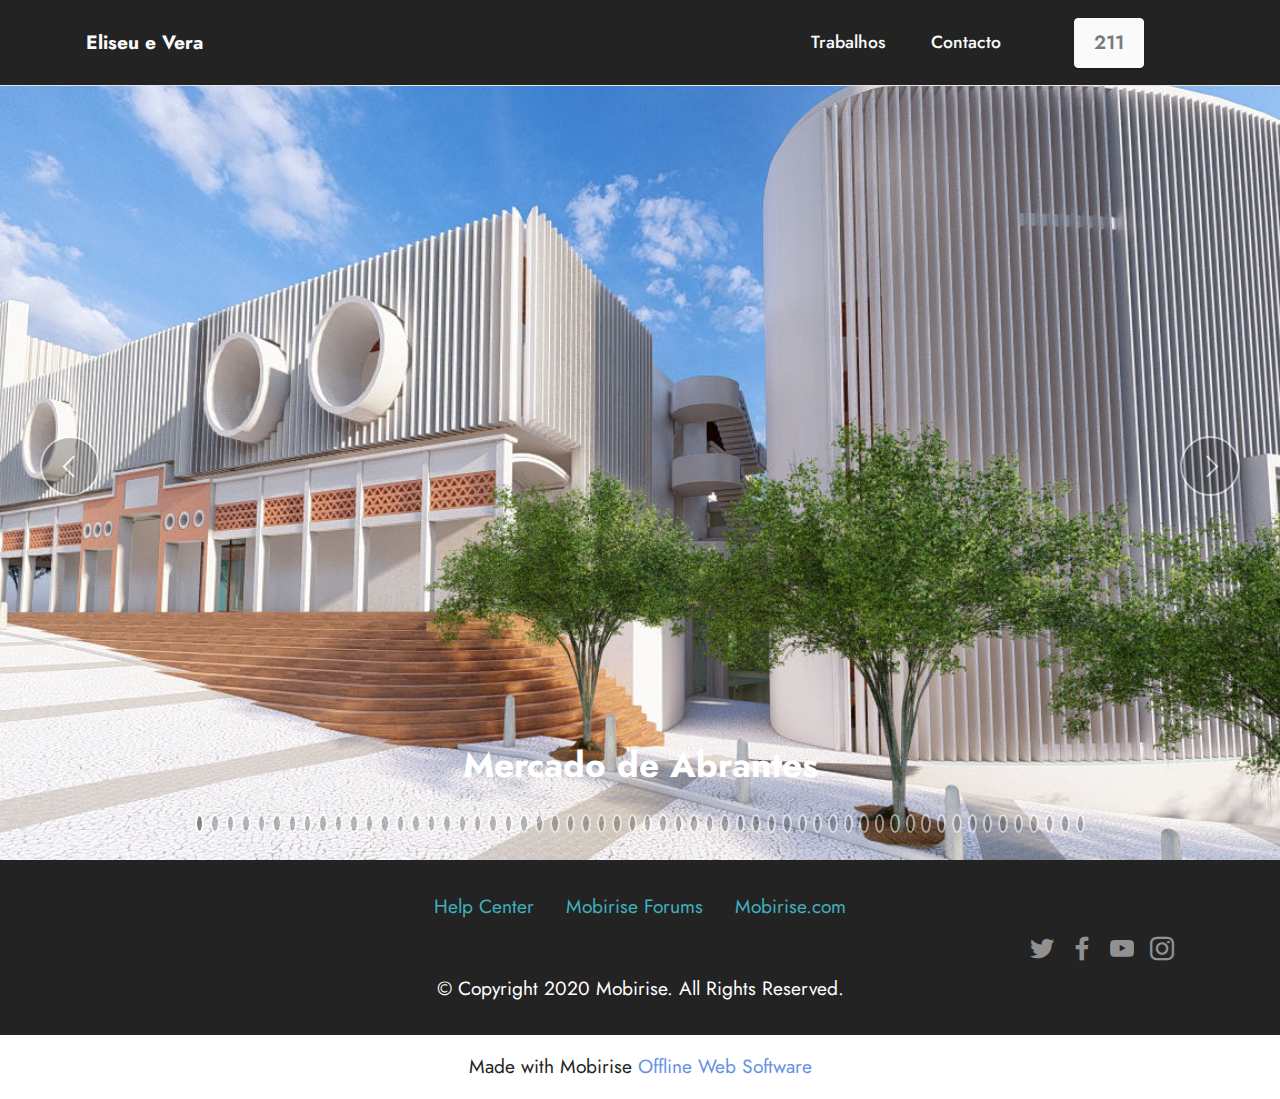
<file: page6.html>
<!DOCTYPE html>
<html  >
<head>
  <!-- Site made with Mobirise Website Builder v5.6.8, https://mobirise.com -->
  <meta charset="UTF-8">
  <meta http-equiv="X-UA-Compatible" content="IE=edge">
  <meta name="generator" content="Mobirise v5.6.8, mobirise.com">
  <meta name="twitter:card" content="summary_large_image"/>
  <meta name="twitter:image:src" content="">
  <meta property="og:image" content="">
  <meta name="twitter:title" content="Mercado de Abrantes">
  <meta name="viewport" content="width=device-width, initial-scale=1, minimum-scale=1">
  <link rel="shortcut icon" href="assets/images/mbr-121x68.png" type="image/x-icon">
  <meta name="description" content="">
  
  
  <title>Mercado de Abrantes</title>
  <link rel="stylesheet" href="assets/web/assets/mobirise-icons2/mobirise2.css">
  <link rel="stylesheet" href="assets/bootstrap/css/bootstrap.min.css">
  <link rel="stylesheet" href="assets/bootstrap/css/bootstrap-grid.min.css">
  <link rel="stylesheet" href="assets/bootstrap/css/bootstrap-reboot.min.css">
  <link rel="stylesheet" href="assets/dropdown/css/style.css">
  <link rel="stylesheet" href="assets/socicon/css/styles.css">
  <link rel="stylesheet" href="assets/theme/css/style.css">
  <link rel="preload" href="https://fonts.googleapis.com/css?family=Jost:100,200,300,400,500,600,700,800,900,100i,200i,300i,400i,500i,600i,700i,800i,900i&display=swap" as="style" onload="this.onload=null;this.rel='stylesheet'">
  <noscript><link rel="stylesheet" href="https://fonts.googleapis.com/css?family=Jost:100,200,300,400,500,600,700,800,900,100i,200i,300i,400i,500i,600i,700i,800i,900i&display=swap"></noscript>
  <link rel="preload" as="style" href="assets/mobirise/css/mbr-additional.css"><link rel="stylesheet" href="assets/mobirise/css/mbr-additional.css" type="text/css">
  
  
  
  
</head>
<body>
  
  <section data-bs-version="5.1" class="menu cid-t6MoDjQQ2h" once="menu" id="menu1-24">
    
    <nav class="navbar navbar-dropdown navbar-fixed-top navbar-expand-lg">
        <div class="container">
            <div class="navbar-brand">
                
                <span class="navbar-caption-wrap"><a class="navbar-caption text-white text-primary display-7" href="index.html">Eliseu e Vera&nbsp;</a></span>
            </div>
            <button class="navbar-toggler" type="button" data-toggle="collapse" data-bs-toggle="collapse" data-target="#navbarSupportedContent" data-bs-target="#navbarSupportedContent" aria-controls="navbarNavAltMarkup" aria-expanded="false" aria-label="Toggle navigation">
                <div class="hamburger">
                    <span></span>
                    <span></span>
                    <span></span>
                    <span></span>
                </div>
            </button>
            <div class="collapse navbar-collapse" id="navbarSupportedContent">
                <ul class="navbar-nav nav-dropdown" data-app-modern-menu="true"><li class="nav-item"><a class="nav-link link text-white show text-primary display-4" href="page4.html" aria-expanded="false">Trabalhos</a></li>
                    <li class="nav-item"><a class="nav-link link text-white text-primary display-4" href="page5.html">Contacto</a></li></ul>
                
                <div class="navbar-buttons mbr-section-btn"><a class="btn btn-white display-7" href="index.html">211</a></div>
            </div>
        </div>
    </nav>

</section>

<section data-bs-version="5.1" class="slider1 cid-t6MoDkBANN" id="slider1-25">
    
    <div class="carousel slide carousel-fade" id="t6MvUhuhVE" data-interval="5000" data-bs-interval="5000">
        <ol class="carousel-indicators">
            <li data-slide-to="0" data-bs-slide-to="0" class="active" data-target="#t6MvUhuhVE" data-bs-target="#t6MvUhuhVE"></li><li data-slide-to="1" data-bs-slide-to="1" class="" data-target="#t6MvUhuhVE" data-bs-target="#t6MvUhuhVE"></li><li data-slide-to="2" data-bs-slide-to="2" class="" data-target="#t6MvUhuhVE" data-bs-target="#t6MvUhuhVE"></li><li data-slide-to="3" data-bs-slide-to="3" class="" data-target="#t6MvUhuhVE" data-bs-target="#t6MvUhuhVE"></li><li data-slide-to="4" data-bs-slide-to="4" class="" data-target="#t6MvUhuhVE" data-bs-target="#t6MvUhuhVE"></li><li data-slide-to="5" data-bs-slide-to="5" class="" data-target="#t6MvUhuhVE" data-bs-target="#t6MvUhuhVE"></li><li data-slide-to="6" data-bs-slide-to="6" class="" data-target="#t6MvUhuhVE" data-bs-target="#t6MvUhuhVE"></li><li data-slide-to="7" data-bs-slide-to="7" class="" data-target="#t6MvUhuhVE" data-bs-target="#t6MvUhuhVE"></li><li data-slide-to="8" data-bs-slide-to="8" class="" data-target="#t6MvUhuhVE" data-bs-target="#t6MvUhuhVE"></li><li data-slide-to="9" data-bs-slide-to="9" class="" data-target="#t6MvUhuhVE" data-bs-target="#t6MvUhuhVE"></li><li data-slide-to="10" data-bs-slide-to="10" class="" data-target="#t6MvUhuhVE" data-bs-target="#t6MvUhuhVE"></li><li data-slide-to="11" data-bs-slide-to="11" class="" data-target="#t6MvUhuhVE" data-bs-target="#t6MvUhuhVE"></li><li data-slide-to="12" data-bs-slide-to="12" class="" data-target="#t6MvUhuhVE" data-bs-target="#t6MvUhuhVE"></li><li data-slide-to="13" data-bs-slide-to="13" class="" data-target="#t6MvUhuhVE" data-bs-target="#t6MvUhuhVE"></li><li data-slide-to="14" data-bs-slide-to="14" class="" data-target="#t6MvUhuhVE" data-bs-target="#t6MvUhuhVE"></li><li data-slide-to="15" data-bs-slide-to="15" class="" data-target="#t6MvUhuhVE" data-bs-target="#t6MvUhuhVE"></li><li data-slide-to="16" data-bs-slide-to="16" class="" data-target="#t6MvUhuhVE" data-bs-target="#t6MvUhuhVE"></li><li data-slide-to="17" data-bs-slide-to="17" class="" data-target="#t6MvUhuhVE" data-bs-target="#t6MvUhuhVE"></li><li data-slide-to="18" data-bs-slide-to="18" class="" data-target="#t6MvUhuhVE" data-bs-target="#t6MvUhuhVE"></li><li data-slide-to="19" data-bs-slide-to="19" class="" data-target="#t6MvUhuhVE" data-bs-target="#t6MvUhuhVE"></li><li data-slide-to="20" data-bs-slide-to="20" class="" data-target="#t6MvUhuhVE" data-bs-target="#t6MvUhuhVE"></li><li data-slide-to="21" data-bs-slide-to="21" class="" data-target="#t6MvUhuhVE" data-bs-target="#t6MvUhuhVE"></li><li data-slide-to="22" data-bs-slide-to="22" class="" data-target="#t6MvUhuhVE" data-bs-target="#t6MvUhuhVE"></li><li data-slide-to="23" data-bs-slide-to="23" class="" data-target="#t6MvUhuhVE" data-bs-target="#t6MvUhuhVE"></li><li data-slide-to="24" data-bs-slide-to="24" class="" data-target="#t6MvUhuhVE" data-bs-target="#t6MvUhuhVE"></li><li data-slide-to="25" data-bs-slide-to="25" class="" data-target="#t6MvUhuhVE" data-bs-target="#t6MvUhuhVE"></li><li data-slide-to="26" data-bs-slide-to="26" class="" data-target="#t6MvUhuhVE" data-bs-target="#t6MvUhuhVE"></li><li data-slide-to="27" data-bs-slide-to="27" class="" data-target="#t6MvUhuhVE" data-bs-target="#t6MvUhuhVE"></li><li data-slide-to="28" data-bs-slide-to="28" class="" data-target="#t6MvUhuhVE" data-bs-target="#t6MvUhuhVE"></li><li data-slide-to="29" data-bs-slide-to="29" class="" data-target="#t6MvUhuhVE" data-bs-target="#t6MvUhuhVE"></li><li data-slide-to="30" data-bs-slide-to="30" class="" data-target="#t6MvUhuhVE" data-bs-target="#t6MvUhuhVE"></li><li data-slide-to="31" data-bs-slide-to="31" class="" data-target="#t6MvUhuhVE" data-bs-target="#t6MvUhuhVE"></li><li data-slide-to="32" data-bs-slide-to="32" class="" data-target="#t6MvUhuhVE" data-bs-target="#t6MvUhuhVE"></li><li data-slide-to="33" data-bs-slide-to="33" class="" data-target="#t6MvUhuhVE" data-bs-target="#t6MvUhuhVE"></li><li data-slide-to="34" data-bs-slide-to="34" class="" data-target="#t6MvUhuhVE" data-bs-target="#t6MvUhuhVE"></li><li data-slide-to="35" data-bs-slide-to="35" class="" data-target="#t6MvUhuhVE" data-bs-target="#t6MvUhuhVE"></li><li data-slide-to="36" data-bs-slide-to="36" class="" data-target="#t6MvUhuhVE" data-bs-target="#t6MvUhuhVE"></li><li data-slide-to="37" data-bs-slide-to="37" class="" data-target="#t6MvUhuhVE" data-bs-target="#t6MvUhuhVE"></li><li data-slide-to="38" data-bs-slide-to="38" class="" data-target="#t6MvUhuhVE" data-bs-target="#t6MvUhuhVE"></li><li data-slide-to="39" data-bs-slide-to="39" class="" data-target="#t6MvUhuhVE" data-bs-target="#t6MvUhuhVE"></li><li data-slide-to="40" data-bs-slide-to="40" class="" data-target="#t6MvUhuhVE" data-bs-target="#t6MvUhuhVE"></li><li data-slide-to="41" data-bs-slide-to="41" class="" data-target="#t6MvUhuhVE" data-bs-target="#t6MvUhuhVE"></li><li data-slide-to="42" data-bs-slide-to="42" class="" data-target="#t6MvUhuhVE" data-bs-target="#t6MvUhuhVE"></li><li data-slide-to="43" data-bs-slide-to="43" class="" data-target="#t6MvUhuhVE" data-bs-target="#t6MvUhuhVE"></li><li data-slide-to="44" data-bs-slide-to="44" class="" data-target="#t6MvUhuhVE" data-bs-target="#t6MvUhuhVE"></li><li data-slide-to="45" data-bs-slide-to="45" class="" data-target="#t6MvUhuhVE" data-bs-target="#t6MvUhuhVE"></li><li data-slide-to="46" data-bs-slide-to="46" class="" data-target="#t6MvUhuhVE" data-bs-target="#t6MvUhuhVE"></li><li data-slide-to="47" data-bs-slide-to="47" class="" data-target="#t6MvUhuhVE" data-bs-target="#t6MvUhuhVE"></li><li data-slide-to="48" data-bs-slide-to="48" class="" data-target="#t6MvUhuhVE" data-bs-target="#t6MvUhuhVE"></li><li data-slide-to="49" data-bs-slide-to="49" class="" data-target="#t6MvUhuhVE" data-bs-target="#t6MvUhuhVE"></li><li data-slide-to="50" data-bs-slide-to="50" class="" data-target="#t6MvUhuhVE" data-bs-target="#t6MvUhuhVE"></li><li data-slide-to="51" data-bs-slide-to="51" class="" data-target="#t6MvUhuhVE" data-bs-target="#t6MvUhuhVE"></li><li data-slide-to="52" data-bs-slide-to="52" class="" data-target="#t6MvUhuhVE" data-bs-target="#t6MvUhuhVE"></li><li data-slide-to="53" data-bs-slide-to="53" class="" data-target="#t6MvUhuhVE" data-bs-target="#t6MvUhuhVE"></li><li data-slide-to="54" data-bs-slide-to="54" class="" data-target="#t6MvUhuhVE" data-bs-target="#t6MvUhuhVE"></li><li data-slide-to="55" data-bs-slide-to="55" class="" data-target="#t6MvUhuhVE" data-bs-target="#t6MvUhuhVE"></li><li data-slide-to="56" data-bs-slide-to="56" class="" data-target="#t6MvUhuhVE" data-bs-target="#t6MvUhuhVE"></li><li data-slide-to="57" data-bs-slide-to="57" class="" data-target="#t6MvUhuhVE" data-bs-target="#t6MvUhuhVE"></li>
            
            
        </ol>
        <div class="carousel-inner">
            
            <div class="carousel-item slider-image item active">
                <div class="item-wrapper">
                    <img class="d-block w-100" src="assets/images/3-1-1280x720.jpg" alt="Mobirise Website Builder" data-slide-to="1" data-bs-slide-to="1">
                    
                    <div class="carousel-caption">
                        <h5 class="mbr-section-subtitle mbr-fonts-style display-5">
                            <strong>Mercado de Abrantes</strong></h5>
                        
                    </div>
                </div>
            </div><div class="carousel-item slider-image item">
                <div class="item-wrapper">
                    <img class="d-block w-100" src="assets/images/6-1280x720.jpg" alt="Mobirise Website Builder" data-slide-to="3" data-bs-slide-to="3">
                    
                    <div class="carousel-caption">
                        <h5 class="mbr-section-subtitle mbr-fonts-style display-5">
                            <strong>Mercado de Abrantes</strong></h5>
                        
                    </div>
                </div>
            </div><div class="carousel-item slider-image item">
                <div class="item-wrapper">
                    <img class="d-block w-100" src="assets/images/7-1280x720.jpg" alt="Mobirise Website Builder" data-slide-to="4" data-bs-slide-to="4">
                    
                    <div class="carousel-caption">
                        <h5 class="mbr-section-subtitle mbr-fonts-style display-5">
                            <strong>Mercado de Abrantes</strong></h5>
                        
                    </div>
                </div>
            </div><div class="carousel-item slider-image item">
                <div class="item-wrapper">
                    <img class="d-block w-100" src="assets/images/8-1-1280x720.jpg" alt="Mobirise Website Builder" data-slide-to="5" data-bs-slide-to="5">
                    
                    <div class="carousel-caption">
                        <h5 class="mbr-section-subtitle mbr-fonts-style display-5">
                            <strong>Mercado de Abrantes</strong></h5>
                        
                    </div>
                </div>
            </div><div class="carousel-item slider-image item">
                <div class="item-wrapper">
                    <img class="d-block w-100" src="assets/images/9-1280x720.jpg" alt="Mobirise Website Builder" data-slide-to="6" data-bs-slide-to="6">
                    
                    <div class="carousel-caption">
                        <h5 class="mbr-section-subtitle mbr-fonts-style display-5">
                            <strong>Mercado de Abrantes</strong></h5>
                        
                    </div>
                </div>
            </div><div class="carousel-item slider-image item">
                <div class="item-wrapper">
                    <img class="d-block w-100" src="assets/images/10-1280x720.jpg" alt="Mobirise Website Builder" data-slide-to="7" data-bs-slide-to="7">
                    
                    <div class="carousel-caption">
                        <h5 class="mbr-section-subtitle mbr-fonts-style display-5">
                            <strong>Mercado de Abrantes</strong></h5>
                        
                    </div>
                </div>
            </div><div class="carousel-item slider-image item">
                <div class="item-wrapper">
                    <img class="d-block w-100" src="assets/images/11-1280x720.jpg" alt="Mobirise Website Builder" data-slide-to="8" data-bs-slide-to="8">
                    
                    <div class="carousel-caption">
                        <h5 class="mbr-section-subtitle mbr-fonts-style display-5">
                            <strong>Mercado de Abrantes</strong></h5>
                        
                    </div>
                </div>
            </div><div class="carousel-item slider-image item">
                <div class="item-wrapper">
                    <img class="d-block w-100" src="assets/images/13-1280x720.jpg" alt="Mobirise Website Builder" data-slide-to="10" data-bs-slide-to="10">
                    
                    <div class="carousel-caption">
                        <h5 class="mbr-section-subtitle mbr-fonts-style display-5">
                            <strong>Mercado de Abrantes</strong></h5>
                        
                    </div>
                </div>
            </div><div class="carousel-item slider-image item">
                <div class="item-wrapper">
                    <img class="d-block w-100" src="assets/images/14-1280x720.jpg" alt="Mobirise Website Builder" data-slide-to="11" data-bs-slide-to="11">
                    
                    <div class="carousel-caption">
                        <h5 class="mbr-section-subtitle mbr-fonts-style display-5">
                            <strong>Mercado de Abrantes</strong></h5>
                        
                    </div>
                </div>
            </div><div class="carousel-item slider-image item">
                <div class="item-wrapper">
                    <img class="d-block w-100" src="assets/images/16-1280x720.jpg" alt="Mobirise Website Builder" data-slide-to="12" data-bs-slide-to="12">
                    
                    <div class="carousel-caption">
                        <h5 class="mbr-section-subtitle mbr-fonts-style display-5">
                            <strong>Mercado de Abrantes</strong></h5>
                        
                    </div>
                </div>
            </div><div class="carousel-item slider-image item">
                <div class="item-wrapper">
                    <img class="d-block w-100" src="assets/images/17-1280x720.jpg" alt="Mobirise Website Builder" data-slide-to="13" data-bs-slide-to="13">
                    
                    <div class="carousel-caption">
                        <h5 class="mbr-section-subtitle mbr-fonts-style display-5">
                            <strong>Mercado de Abrantes</strong></h5>
                        
                    </div>
                </div>
            </div><div class="carousel-item slider-image item">
                <div class="item-wrapper">
                    <img class="d-block w-100" src="assets/images/abrantes-1-1890x1417.jpg" alt="Mobirise Website Builder" data-slide-to="14" data-bs-slide-to="14">
                    
                    <div class="carousel-caption">
                        <h5 class="mbr-section-subtitle mbr-fonts-style display-5">
                            <strong>Mercado de Abrantes</strong></h5>
                        
                    </div>
                </div>
            </div><div class="carousel-item slider-image item">
                <div class="item-wrapper">
                    <img class="d-block w-100" src="assets/images/carro-2-1280x720.jpg" alt="Mobirise Website Builder" data-slide-to="15" data-bs-slide-to="15">
                    
                    <div class="carousel-caption">
                        <h5 class="mbr-section-subtitle mbr-fonts-style display-5">
                            <strong>Mercado de Abrantes</strong></h5>
                        
                    </div>
                </div>
            </div><div class="carousel-item slider-image item">
                <div class="item-wrapper">
                    <img class="d-block w-100" src="assets/images/elevador-1280x720.jpg" alt="Mobirise Website Builder" data-slide-to="16" data-bs-slide-to="16">
                    
                    <div class="carousel-caption">
                        <h5 class="mbr-section-subtitle mbr-fonts-style display-5">
                            <strong>Mercado de Abrantes</strong></h5>
                        
                    </div>
                </div>
            </div><div class="carousel-item slider-image item">
                <div class="item-wrapper">
                    <img class="d-block w-100" src="assets/images/envolvente-2-1280x720.jpg" alt="Mobirise Website Builder" data-slide-to="17" data-bs-slide-to="17">
                    
                    <div class="carousel-caption">
                        <h5 class="mbr-section-subtitle mbr-fonts-style display-5">
                            <strong>Mercado de Abrantes</strong></h5>
                        
                    </div>
                </div>
            </div><div class="carousel-item slider-image item">
                <div class="item-wrapper">
                    <img class="d-block w-100" src="assets/images/esacada-1-1280x720.jpg" alt="Mobirise Website Builder" data-slide-to="18" data-bs-slide-to="18">
                    
                    <div class="carousel-caption">
                        <h5 class="mbr-section-subtitle mbr-fonts-style display-5">
                            <strong>Mercado de Abrantes</strong></h5>
                        
                    </div>
                </div>
            </div><div class="carousel-item slider-image item">
                <div class="item-wrapper">
                    <img class="d-block w-100" src="assets/images/esacada-2-1280x720.jpg" alt="Mobirise Website Builder" data-slide-to="19" data-bs-slide-to="19">
                    
                    <div class="carousel-caption">
                        <h5 class="mbr-section-subtitle mbr-fonts-style display-5">
                            <strong>Mercado de Abrantes</strong></h5>
                        
                    </div>
                </div>
            </div><div class="carousel-item slider-image item">
                <div class="item-wrapper">
                    <img class="d-block w-100" src="assets/images/esacada-3-1280x720.jpg" alt="Mobirise Website Builder" data-slide-to="20" data-bs-slide-to="20">
                    
                    <div class="carousel-caption">
                        <h5 class="mbr-section-subtitle mbr-fonts-style display-5">
                            <strong>Mercado de Abrantes</strong></h5>
                        
                    </div>
                </div>
            </div><div class="carousel-item slider-image item">
                <div class="item-wrapper">
                    <img class="d-block w-100" src="assets/images/esacada-4-1280x720.jpg" alt="Mobirise Website Builder" data-slide-to="21" data-bs-slide-to="21">
                    
                    <div class="carousel-caption">
                        <h5 class="mbr-section-subtitle mbr-fonts-style display-5">
                            <strong>Mercado de Abrantes</strong></h5>
                        
                    </div>
                </div>
            </div><div class="carousel-item slider-image item">
                <div class="item-wrapper">
                    <img class="d-block w-100" src="assets/images/fachada-2-a-1280x720.jpg" alt="Mobirise Website Builder" data-slide-to="22" data-bs-slide-to="22">
                    
                    <div class="carousel-caption">
                        <h5 class="mbr-section-subtitle mbr-fonts-style display-5">
                            <strong>Mercado de Abrantes</strong></h5>
                        
                    </div>
                </div>
            </div><div class="carousel-item slider-image item">
                <div class="item-wrapper">
                    <img class="d-block w-100" src="assets/images/fachada-1280x720.jpg" alt="Mobirise Website Builder" data-slide-to="23" data-bs-slide-to="23">
                    
                    <div class="carousel-caption">
                        <h5 class="mbr-section-subtitle mbr-fonts-style display-5">
                            <strong>Mercado de Abrantes</strong></h5>
                        
                    </div>
                </div>
            </div><div class="carousel-item slider-image item">
                <div class="item-wrapper">
                    <img class="d-block w-100" src="assets/images/imagem-1-1900x2510.jpg" alt="Mobirise Website Builder" data-slide-to="24" data-bs-slide-to="24">
                    
                    <div class="carousel-caption">
                        <h5 class="mbr-section-subtitle mbr-fonts-style display-5">
                            <strong>Mercado de Abrantes</strong></h5>
                        
                    </div>
                </div>
            </div><div class="carousel-item slider-image item">
                <div class="item-wrapper">
                    <img class="d-block w-100" src="assets/images/imagem-2-1280x720.jpg" alt="Mobirise Website Builder" data-slide-to="25" data-bs-slide-to="25">
                    
                    <div class="carousel-caption">
                        <h5 class="mbr-section-subtitle mbr-fonts-style display-5">
                            <strong>Mercado de Abrantes</strong></h5>
                        
                    </div>
                </div>
            </div><div class="carousel-item slider-image item">
                <div class="item-wrapper">
                    <img class="d-block w-100" src="assets/images/imagem-3-1280x720.jpg" alt="Mobirise Website Builder" data-slide-to="26" data-bs-slide-to="26">
                    
                    <div class="carousel-caption">
                        <h5 class="mbr-section-subtitle mbr-fonts-style display-5">
                            <strong>Mercado de Abrantes</strong></h5>
                        
                    </div>
                </div>
            </div><div class="carousel-item slider-image item">
                <div class="item-wrapper">
                    <img class="d-block w-100" src="assets/images/interior-1-1280x720.jpg" alt="Mobirise Website Builder" data-slide-to="27" data-bs-slide-to="27">
                    
                    <div class="carousel-caption">
                        <h5 class="mbr-section-subtitle mbr-fonts-style display-5">
                            <strong>Mercado de Abrantes</strong></h5>
                        
                    </div>
                </div>
            </div><div class="carousel-item slider-image item">
                <div class="item-wrapper">
                    <img class="d-block w-100" src="assets/images/interior-4-a-1280x720.jpg" alt="Mobirise Website Builder" data-slide-to="28" data-bs-slide-to="28">
                    
                    <div class="carousel-caption">
                        <h5 class="mbr-section-subtitle mbr-fonts-style display-5">
                            <strong>Mercado de Abrantes</strong></h5>
                        
                    </div>
                </div>
            </div><div class="carousel-item slider-image item">
                <div class="item-wrapper">
                    <img class="d-block w-100" src="assets/images/interior-5-1280x720.jpg" alt="Mobirise Website Builder" data-slide-to="29" data-bs-slide-to="29">
                    
                    <div class="carousel-caption">
                        <h5 class="mbr-section-subtitle mbr-fonts-style display-5">
                            <strong>Mercado de Abrantes</strong></h5>
                        
                    </div>
                </div>
            </div><div class="carousel-item slider-image item">
                <div class="item-wrapper">
                    <img class="d-block w-100" src="assets/images/interior-6-a-1280x720.jpg" alt="Mobirise Website Builder" data-slide-to="30" data-bs-slide-to="30">
                    
                    <div class="carousel-caption">
                        <h5 class="mbr-section-subtitle mbr-fonts-style display-5">
                            <strong>Mercado de Abrantes</strong></h5>
                        
                    </div>
                </div>
            </div><div class="carousel-item slider-image item">
                <div class="item-wrapper">
                    <img class="d-block w-100" src="assets/images/interior-9-aberturas-1280x720.jpg" alt="Mobirise Website Builder" data-slide-to="33" data-bs-slide-to="33">
                    
                    <div class="carousel-caption">
                        <h5 class="mbr-section-subtitle mbr-fonts-style display-5">
                            <strong>Mercado de Abrantes</strong></h5>
                        
                    </div>
                </div>
            </div><div class="carousel-item slider-image item">
                <div class="item-wrapper">
                    <img class="d-block w-100" src="assets/images/interior-10-aberturas-1280x720.jpg" alt="Mobirise Website Builder" data-slide-to="34" data-bs-slide-to="34">
                    
                    <div class="carousel-caption">
                        <h5 class="mbr-section-subtitle mbr-fonts-style display-5">
                            <strong>Mercado de Abrantes</strong></h5>
                        
                    </div>
                </div>
            </div><div class="carousel-item slider-image item">
                <div class="item-wrapper">
                    <img class="d-block w-100" src="assets/images/interior-11-aberturas-1280x720.jpg" alt="Mobirise Website Builder" data-slide-to="35" data-bs-slide-to="35">
                    
                    <div class="carousel-caption">
                        <h5 class="mbr-section-subtitle mbr-fonts-style display-5">
                            <strong>Mercado de Abrantes</strong></h5>
                        
                    </div>
                </div>
            </div><div class="carousel-item slider-image item">
                <div class="item-wrapper">
                    <img class="d-block w-100" src="assets/images/interior-13-aberturas-1280x720.jpg" alt="Mobirise Website Builder" data-slide-to="36" data-bs-slide-to="36">
                    
                    <div class="carousel-caption">
                        <h5 class="mbr-section-subtitle mbr-fonts-style display-5">
                            <strong>Mercado de Abrantes</strong></h5>
                        
                    </div>
                </div>
            </div><div class="carousel-item slider-image item">
                <div class="item-wrapper">
                    <img class="d-block w-100" src="assets/images/interior-14-aberturas-1280x720.jpg" alt="Mobirise Website Builder" data-slide-to="37" data-bs-slide-to="37">
                    
                    <div class="carousel-caption">
                        <h5 class="mbr-section-subtitle mbr-fonts-style display-5">
                            <strong>Mercado de Abrantes</strong></h5>
                        
                    </div>
                </div>
            </div><div class="carousel-item slider-image item">
                <div class="item-wrapper">
                    <img class="d-block w-100" src="assets/images/lateral-1280x720.jpg" alt="Mobirise Website Builder" data-slide-to="38" data-bs-slide-to="38">
                    
                    <div class="carousel-caption">
                        <h5 class="mbr-section-subtitle mbr-fonts-style display-5">
                            <strong>Mercado de Abrantes</strong></h5>
                        
                    </div>
                </div>
            </div><div class="carousel-item slider-image item">
                <div class="item-wrapper">
                    <img class="d-block w-100" src="assets/images/noite-1-1280x720.jpg" alt="Mobirise Website Builder" data-slide-to="40" data-bs-slide-to="40">
                    
                    <div class="carousel-caption">
                        <h5 class="mbr-section-subtitle mbr-fonts-style display-5">
                            <strong>Mercado de Abrantes</strong></h5>
                        
                    </div>
                </div>
            </div><div class="carousel-item slider-image item">
                <div class="item-wrapper">
                    <img class="d-block w-100" src="assets/images/noite-2-a-1280x720.jpg" alt="Mobirise Website Builder" data-slide-to="41" data-bs-slide-to="41">
                    
                    <div class="carousel-caption">
                        <h5 class="mbr-section-subtitle mbr-fonts-style display-5">
                            <strong>Mercado de Abrantes</strong></h5>
                        
                    </div>
                </div>
            </div><div class="carousel-item slider-image item">
                <div class="item-wrapper">
                    <img class="d-block w-100" src="assets/images/noite-3-1280x720.jpg" alt="Mobirise Website Builder" data-slide-to="43" data-bs-slide-to="43">
                    
                    <div class="carousel-caption">
                        <h5 class="mbr-section-subtitle mbr-fonts-style display-5">
                            <strong>Mercado de Abrantes</strong></h5>
                        
                    </div>
                </div>
            </div><div class="carousel-item slider-image item">
                <div class="item-wrapper">
                    <img class="d-block w-100" src="assets/images/noite-4-1280x720.jpg" alt="Mobirise Website Builder" data-slide-to="44" data-bs-slide-to="44">
                    
                    <div class="carousel-caption">
                        <h5 class="mbr-section-subtitle mbr-fonts-style display-5">
                            <strong>Mercado de Abrantes</strong></h5>
                        
                    </div>
                </div>
            </div><div class="carousel-item slider-image item">
                <div class="item-wrapper">
                    <img class="d-block w-100" src="assets/images/noite-5-1280x720.jpg" alt="Mobirise Website Builder" data-slide-to="45" data-bs-slide-to="45">
                    
                    <div class="carousel-caption">
                        <h5 class="mbr-section-subtitle mbr-fonts-style display-5">
                            <strong>Mercado de Abrantes</strong></h5>
                        
                    </div>
                </div>
            </div><div class="carousel-item slider-image item">
                <div class="item-wrapper">
                    <img class="d-block w-100" src="assets/images/pessoas-cor-1-1280x720.jpg" alt="Mobirise Website Builder" data-slide-to="47" data-bs-slide-to="47">
                    
                    <div class="carousel-caption">
                        <h5 class="mbr-section-subtitle mbr-fonts-style display-5">
                            <strong>Mercado de Abrantes</strong></h5>
                        
                    </div>
                </div>
            </div><div class="carousel-item slider-image item">
                <div class="item-wrapper">
                    <img class="d-block w-100" src="assets/images/pessoas-cor-2-1280x720.jpg" alt="Mobirise Website Builder" data-slide-to="48" data-bs-slide-to="48">
                    
                    <div class="carousel-caption">
                        <h5 class="mbr-section-subtitle mbr-fonts-style display-5">
                            <strong>Mercado de Abrantes</strong></h5>
                        
                    </div>
                </div>
            </div><div class="carousel-item slider-image item">
                <div class="item-wrapper">
                    <img class="d-block w-100" src="assets/images/pessoas-cor-4-1280x720.jpg" alt="Mobirise Website Builder" data-slide-to="49" data-bs-slide-to="49">
                    
                    <div class="carousel-caption">
                        <h5 class="mbr-section-subtitle mbr-fonts-style display-5">
                            <strong>Mercado de Abrantes</strong></h5>
                        
                    </div>
                </div>
            </div><div class="carousel-item slider-image item">
                <div class="item-wrapper">
                    <img class="d-block w-100" src="assets/images/zz-2-1280x720.jpg" alt="Mobirise Website Builder" data-slide-to="50" data-bs-slide-to="50">
                    
                    <div class="carousel-caption">
                        <h5 class="mbr-section-subtitle mbr-fonts-style display-5">
                            <strong>Mercado de Abrantes</strong></h5>
                        
                    </div>
                </div>
            </div><div class="carousel-item slider-image item">
                <div class="item-wrapper">
                    <img class="d-block w-100" src="assets/images/zz-4-1280x720.jpg" alt="Mobirise Website Builder" data-slide-to="51" data-bs-slide-to="51">
                    
                    <div class="carousel-caption">
                        <h5 class="mbr-section-subtitle mbr-fonts-style display-5">
                            <strong>Mercado de Abrantes</strong></h5>
                        
                    </div>
                </div>
            </div><div class="carousel-item slider-image item">
                <div class="item-wrapper">
                    <img class="d-block w-100" src="assets/images/zz-15-1280x720.jpg" alt="Mobirise Website Builder" data-slide-to="52" data-bs-slide-to="52">
                    
                    <div class="carousel-caption">
                        <h5 class="mbr-section-subtitle mbr-fonts-style display-5">
                            <strong>Mercado de Abrantes</strong></h5>
                        
                    </div>
                </div>
            </div><div class="carousel-item slider-image item">
                <div class="item-wrapper">
                    <img class="d-block w-100" src="assets/images/zz-esacada-1-a-1280x720.jpg" alt="Mobirise Website Builder" data-slide-to="53" data-bs-slide-to="53">
                    
                    <div class="carousel-caption">
                        <h5 class="mbr-section-subtitle mbr-fonts-style display-5">
                            <strong>Mercado de Abrantes</strong></h5>
                        
                    </div>
                </div>
            </div><div class="carousel-item slider-image item">
                <div class="item-wrapper">
                    <img class="d-block w-100" src="assets/images/zz-esacada-2-a-1280x720.jpg" alt="Mobirise Website Builder" data-slide-to="54" data-bs-slide-to="54">
                    
                    <div class="carousel-caption">
                        <h5 class="mbr-section-subtitle mbr-fonts-style display-5">
                            <strong>Mercado de Abrantes</strong></h5>
                        
                    </div>
                </div>
            </div><div class="carousel-item slider-image item">
                <div class="item-wrapper">
                    <img class="d-block w-100" src="assets/images/zz-fachada-2-1280x720.jpg" alt="Mobirise Website Builder" data-slide-to="55" data-bs-slide-to="55">
                    
                    <div class="carousel-caption">
                        <h5 class="mbr-section-subtitle mbr-fonts-style display-5">
                            <strong>Mercado de Abrantes</strong></h5>
                        
                    </div>
                </div>
            </div><div class="carousel-item slider-image item">
                <div class="item-wrapper">
                    <img class="d-block w-100" src="assets/images/zz-fachada-a-1280x720.jpg" alt="Mobirise Website Builder" data-slide-to="56" data-bs-slide-to="56">
                    
                    <div class="carousel-caption">
                        <h5 class="mbr-section-subtitle mbr-fonts-style display-5">
                            <strong>Mercado de Abrantes</strong></h5>
                        
                    </div>
                </div>
            </div><div class="carousel-item slider-image item">
                <div class="item-wrapper">
                    <img class="d-block w-100" src="assets/images/zz-interior-3-1280x720.jpg" alt="Mobirise Website Builder" data-slide-to="57" data-bs-slide-to="57">
                    
                    <div class="carousel-caption">
                        <h5 class="mbr-section-subtitle mbr-fonts-style display-5">
                            <strong>Mercado de Abrantes</strong></h5>
                        
                    </div>
                </div>
            </div><div class="carousel-item slider-image item">
                <div class="item-wrapper">
                    <img class="d-block w-100" src="assets/images/zz-interior-4-b-1280x720.jpg" alt="Mobirise Website Builder" data-slide-to="58" data-bs-slide-to="58">
                    
                    <div class="carousel-caption">
                        <h5 class="mbr-section-subtitle mbr-fonts-style display-5">
                            <strong>Mercado de Abrantes</strong></h5>
                        
                    </div>
                </div>
            </div><div class="carousel-item slider-image item">
                <div class="item-wrapper">
                    <img class="d-block w-100" src="assets/images/zz-interior-8-aberturas-1280x720.jpg" alt="Mobirise Website Builder" data-slide-to="60" data-bs-slide-to="60">
                    
                    <div class="carousel-caption">
                        <h5 class="mbr-section-subtitle mbr-fonts-style display-5">
                            <strong>Mercado de Abrantes</strong></h5>
                        
                    </div>
                </div>
            </div><div class="carousel-item slider-image item">
                <div class="item-wrapper">
                    <img class="d-block w-100" src="assets/images/zz-interior-12-aberturas-1280x720.jpg" alt="Mobirise Website Builder" data-slide-to="61" data-bs-slide-to="61">
                    
                    <div class="carousel-caption">
                        <h5 class="mbr-section-subtitle mbr-fonts-style display-5">
                            <strong>Mercado de Abrantes</strong></h5>
                        
                    </div>
                </div>
            </div><div class="carousel-item slider-image item">
                <div class="item-wrapper">
                    <img class="d-block w-100" src="assets/images/zz-interios-2-1280x720.jpg" alt="Mobirise Website Builder" data-slide-to="62" data-bs-slide-to="62">
                    
                    <div class="carousel-caption">
                        <h5 class="mbr-section-subtitle mbr-fonts-style display-5">
                            <strong>Mercado de Abrantes</strong></h5>
                        
                    </div>
                </div>
            </div><div class="carousel-item slider-image item">
                <div class="item-wrapper">
                    <img class="d-block w-100" src="assets/images/zz-pessoas-5-1280x720.jpg" alt="Mobirise Website Builder" data-slide-to="63" data-bs-slide-to="63">
                    
                    <div class="carousel-caption">
                        <h5 class="mbr-section-subtitle mbr-fonts-style display-5">
                            <strong>Mercado de Abrantes</strong></h5>
                        
                    </div>
                </div>
            </div><div class="carousel-item slider-image item">
                <div class="item-wrapper">
                    <img class="d-block w-100" src="assets/images/zz-pessoas-cor-3-1280x720.jpg" alt="Mobirise Website Builder" data-slide-to="64" data-bs-slide-to="64">
                    
                    <div class="carousel-caption">
                        <h5 class="mbr-section-subtitle mbr-fonts-style display-5">
                            <strong>Mercado de Abrantes</strong></h5>
                        
                    </div>
                </div>
            </div><div class="carousel-item slider-image item">
                <div class="item-wrapper">
                    <img class="d-block w-100" src="assets/images/zz-pessoas-cor-5-1280x720.jpg" alt="Mobirise Website Builder" data-slide-to="65" data-bs-slide-to="65">
                    
                    <div class="carousel-caption">
                        <h5 class="mbr-section-subtitle mbr-fonts-style display-5">
                            <strong>Mercado de Abrantes</strong></h5>
                        
                    </div>
                </div>
            </div><div class="carousel-item slider-image item">
                <div class="item-wrapper">
                    <img class="d-block w-100" src="assets/images/zz-pessoas-cor-6-1280x720.jpg" alt="Mobirise Website Builder" data-slide-to="66" data-bs-slide-to="66">
                    
                    <div class="carousel-caption">
                        <h5 class="mbr-section-subtitle mbr-fonts-style display-5">
                            <strong>Mercado de Abrantes</strong></h5>
                        
                    </div>
                </div>
            </div>
            
        </div>
        <a class="carousel-control carousel-control-prev" role="button" data-slide="prev" data-bs-slide="prev" href="#t6MvUhuhVE">
            <span class="mobi-mbri mobi-mbri-arrow-prev" aria-hidden="true"></span>
            <span class="sr-only visually-hidden">Previous</span>
        </a>
        <a class="carousel-control carousel-control-next" role="button" data-slide="next" data-bs-slide="next" href="#t6MvUhuhVE">
            <span class="mobi-mbri mobi-mbri-arrow-next" aria-hidden="true"></span>
            <span class="sr-only visually-hidden">Next</span>
        </a>
    </div>
</section>

<section data-bs-version="5.1" class="footer3 cid-t6MoDljmOc" once="footers" id="footer3-26">

    

    

    <div class="container">
        <div class="media-container-row align-center mbr-white">
            <div class="row row-links">
                <ul class="foot-menu">
                    
                    
                    
                    
                    
                <li class="foot-menu-item mbr-fonts-style display-7"><a href="https://mobirise.com/help/" class="text-success">Help Center</a></li><li class="foot-menu-item mbr-fonts-style display-7"><a href="http://forums.mobirise.com/" class="text-success">Mobirise Forums</a></li><li class="foot-menu-item mbr-fonts-style display-7"><a href="https://mobirise.com/" class="text-success">Mobirise.com</a></li></ul>
            </div>
            <div class="row social-row">
                <div class="social-list align-right pb-2">
                    
                    
                    
                    
                    
                    
                <div class="soc-item">
                        <a href="https://twitter.com/mobirise" target="_blank">
                            <span class="socicon-twitter socicon mbr-iconfont mbr-iconfont-social"></span>
                        </a>
                    </div><div class="soc-item">
                        <a href="https://www.facebook.com/pages/Mobirise/1616226671953247" target="_blank">
                            <span class="socicon-facebook socicon mbr-iconfont mbr-iconfont-social"></span>
                        </a>
                    </div><div class="soc-item">
                        <a href="https://www.youtube.com/c/mobirise" target="_blank">
                            <span class="socicon-youtube socicon mbr-iconfont mbr-iconfont-social"></span>
                        </a>
                    </div><div class="soc-item">
                        <a href="https://instagram.com/mobirise" target="_blank">
                            <span class="mbr-iconfont mbr-iconfont-social socicon-instagram socicon"></span>
                        </a>
                    </div></div>
            </div>
            <div class="row row-copirayt">
                <p class="mbr-text mb-0 mbr-fonts-style mbr-white align-center display-7">
                    © Copyright 2020 Mobirise. All Rights Reserved.
                </p>
            </div>
        </div>
    </div>
</section><section class="display-7" style="padding: 0;align-items: center;justify-content: center;flex-wrap: wrap;    align-content: center;display: flex;position: relative;height: 4rem;"><a href="https://mobiri.se/2781186" style="flex: 1 1;height: 4rem;position: absolute;width: 100%;z-index: 1;"><img alt="" style="height: 4rem;" src="[data-uri]"></a><p style="margin: 0;text-align: center;" class="display-7">Made with Mobirise &#8204;</p><a style="z-index:1" href="https://mobirise.com/offline-website-builder.html">Offline Web Software</a></section><script src="assets/bootstrap/js/bootstrap.bundle.min.js"></script>  <script src="assets/smoothscroll/smooth-scroll.js"></script>  <script src="assets/ytplayer/index.js"></script>  <script src="assets/dropdown/js/navbar-dropdown.js"></script>  <script src="assets/theme/js/script.js"></script>  
  
  
</body>
</html>
</file>
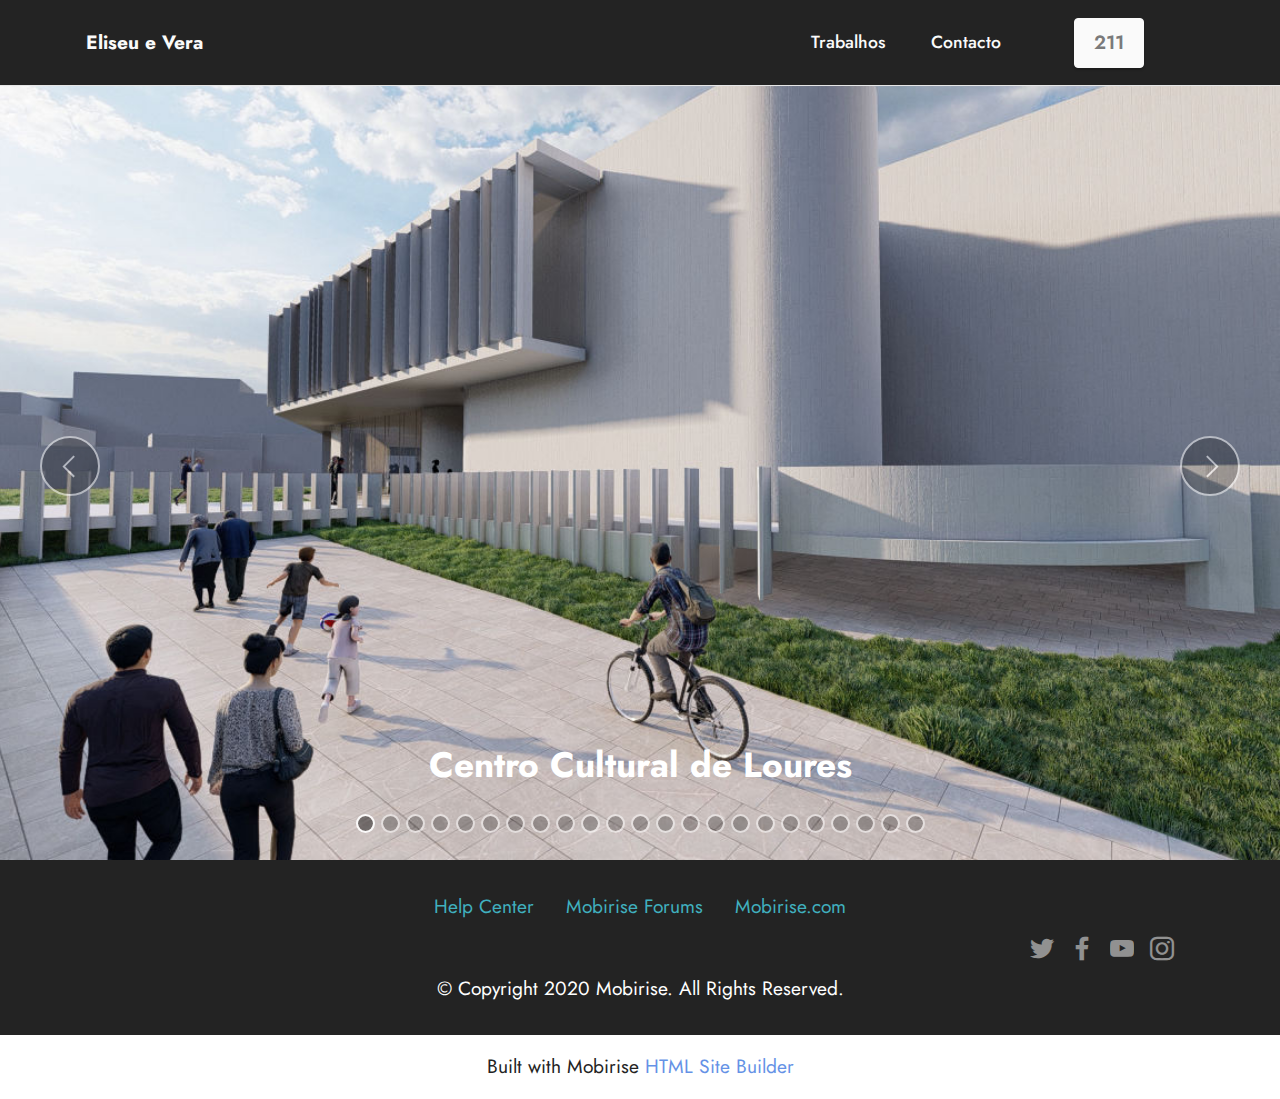
<file: page7.html>
<!DOCTYPE html>
<html  >
<head>
  <!-- Site made with Mobirise Website Builder v5.6.8, https://mobirise.com -->
  <meta charset="UTF-8">
  <meta http-equiv="X-UA-Compatible" content="IE=edge">
  <meta name="generator" content="Mobirise v5.6.8, mobirise.com">
  <meta name="twitter:card" content="summary_large_image"/>
  <meta name="twitter:image:src" content="">
  <meta property="og:image" content="">
  <meta name="twitter:title" content="Centro Cultural de Loures">
  <meta name="viewport" content="width=device-width, initial-scale=1, minimum-scale=1">
  <link rel="shortcut icon" href="assets/images/mbr-121x68.png" type="image/x-icon">
  <meta name="description" content="">
  
  
  <title>Centro Cultural de Loures</title>
  <link rel="stylesheet" href="assets/web/assets/mobirise-icons2/mobirise2.css">
  <link rel="stylesheet" href="assets/bootstrap/css/bootstrap.min.css">
  <link rel="stylesheet" href="assets/bootstrap/css/bootstrap-grid.min.css">
  <link rel="stylesheet" href="assets/bootstrap/css/bootstrap-reboot.min.css">
  <link rel="stylesheet" href="assets/dropdown/css/style.css">
  <link rel="stylesheet" href="assets/socicon/css/styles.css">
  <link rel="stylesheet" href="assets/theme/css/style.css">
  <link rel="preload" href="https://fonts.googleapis.com/css?family=Jost:100,200,300,400,500,600,700,800,900,100i,200i,300i,400i,500i,600i,700i,800i,900i&display=swap" as="style" onload="this.onload=null;this.rel='stylesheet'">
  <noscript><link rel="stylesheet" href="https://fonts.googleapis.com/css?family=Jost:100,200,300,400,500,600,700,800,900,100i,200i,300i,400i,500i,600i,700i,800i,900i&display=swap"></noscript>
  <link rel="preload" as="style" href="assets/mobirise/css/mbr-additional.css"><link rel="stylesheet" href="assets/mobirise/css/mbr-additional.css" type="text/css">
  
  
  
  
</head>
<body>
  
  <section data-bs-version="5.1" class="menu cid-t6MoGOljCA" once="menu" id="menu1-28">
    
    <nav class="navbar navbar-dropdown navbar-fixed-top navbar-expand-lg">
        <div class="container">
            <div class="navbar-brand">
                
                <span class="navbar-caption-wrap"><a class="navbar-caption text-white text-primary display-7" href="index.html">Eliseu e Vera&nbsp;</a></span>
            </div>
            <button class="navbar-toggler" type="button" data-toggle="collapse" data-bs-toggle="collapse" data-target="#navbarSupportedContent" data-bs-target="#navbarSupportedContent" aria-controls="navbarNavAltMarkup" aria-expanded="false" aria-label="Toggle navigation">
                <div class="hamburger">
                    <span></span>
                    <span></span>
                    <span></span>
                    <span></span>
                </div>
            </button>
            <div class="collapse navbar-collapse" id="navbarSupportedContent">
                <ul class="navbar-nav nav-dropdown" data-app-modern-menu="true"><li class="nav-item"><a class="nav-link link text-white show text-primary display-4" href="page4.html" aria-expanded="false">Trabalhos</a></li>
                    <li class="nav-item"><a class="nav-link link text-white text-primary display-4" href="page5.html">Contacto</a></li></ul>
                
                <div class="navbar-buttons mbr-section-btn"><a class="btn btn-white display-7" href="index.html">211</a></div>
            </div>
        </div>
    </nav>

</section>

<section data-bs-version="5.1" class="slider1 cid-t6MoGOUfNr" id="slider1-29">
    
    <div class="carousel slide carousel-fade" id="t6MvUm1SJC" data-ride="carousel" data-bs-ride="carousel" data-interval="5000" data-bs-interval="5000">
        <ol class="carousel-indicators">
            <li data-slide-to="0" data-bs-slide-to="0" class="active" data-target="#t6MvUm1SJC" data-bs-target="#t6MvUm1SJC"></li><li data-slide-to="1" data-bs-slide-to="1" class="" data-target="#t6MvUm1SJC" data-bs-target="#t6MvUm1SJC"></li><li data-slide-to="2" data-bs-slide-to="2" class="" data-target="#t6MvUm1SJC" data-bs-target="#t6MvUm1SJC"></li><li data-slide-to="3" data-bs-slide-to="3" class="" data-target="#t6MvUm1SJC" data-bs-target="#t6MvUm1SJC"></li><li data-slide-to="4" data-bs-slide-to="4" class="" data-target="#t6MvUm1SJC" data-bs-target="#t6MvUm1SJC"></li><li data-slide-to="5" data-bs-slide-to="5" class="" data-target="#t6MvUm1SJC" data-bs-target="#t6MvUm1SJC"></li><li data-slide-to="6" data-bs-slide-to="6" class="" data-target="#t6MvUm1SJC" data-bs-target="#t6MvUm1SJC"></li><li data-slide-to="7" data-bs-slide-to="7" class="" data-target="#t6MvUm1SJC" data-bs-target="#t6MvUm1SJC"></li><li data-slide-to="8" data-bs-slide-to="8" class="" data-target="#t6MvUm1SJC" data-bs-target="#t6MvUm1SJC"></li><li data-slide-to="9" data-bs-slide-to="9" class="" data-target="#t6MvUm1SJC" data-bs-target="#t6MvUm1SJC"></li><li data-slide-to="10" data-bs-slide-to="10" class="" data-target="#t6MvUm1SJC" data-bs-target="#t6MvUm1SJC"></li><li data-slide-to="11" data-bs-slide-to="11" class="" data-target="#t6MvUm1SJC" data-bs-target="#t6MvUm1SJC"></li><li data-slide-to="12" data-bs-slide-to="12" class="" data-target="#t6MvUm1SJC" data-bs-target="#t6MvUm1SJC"></li><li data-slide-to="13" data-bs-slide-to="13" class="" data-target="#t6MvUm1SJC" data-bs-target="#t6MvUm1SJC"></li><li data-slide-to="14" data-bs-slide-to="14" class="" data-target="#t6MvUm1SJC" data-bs-target="#t6MvUm1SJC"></li><li data-slide-to="15" data-bs-slide-to="15" class="" data-target="#t6MvUm1SJC" data-bs-target="#t6MvUm1SJC"></li><li data-slide-to="16" data-bs-slide-to="16" class="" data-target="#t6MvUm1SJC" data-bs-target="#t6MvUm1SJC"></li><li data-slide-to="17" data-bs-slide-to="17" class="" data-target="#t6MvUm1SJC" data-bs-target="#t6MvUm1SJC"></li><li data-slide-to="18" data-bs-slide-to="18" class="" data-target="#t6MvUm1SJC" data-bs-target="#t6MvUm1SJC"></li><li data-slide-to="19" data-bs-slide-to="19" class="" data-target="#t6MvUm1SJC" data-bs-target="#t6MvUm1SJC"></li><li data-slide-to="20" data-bs-slide-to="20" class="" data-target="#t6MvUm1SJC" data-bs-target="#t6MvUm1SJC"></li><li data-slide-to="21" data-bs-slide-to="21" class="" data-target="#t6MvUm1SJC" data-bs-target="#t6MvUm1SJC"></li><li data-slide-to="22" data-bs-slide-to="22" class="" data-target="#t6MvUm1SJC" data-bs-target="#t6MvUm1SJC"></li>
            
            
        </ol>
        <div class="carousel-inner">
            
            <div class="carousel-item slider-image item active">
                <div class="item-wrapper">
                    <img class="d-block w-100" src="assets/images/zzzz10-pessoas-1280x720.jpg" alt="Mobirise Website Builder" data-slide-to="0" data-bs-slide-to="0">
                    
                    <div class="carousel-caption">
                        <h5 class="mbr-section-subtitle mbr-fonts-style display-5">
                            <strong>Centro Cultural de Loures</strong></h5>
                        
                    </div>
                </div>
            </div><div class="carousel-item slider-image item">
                <div class="item-wrapper">
                    <img class="d-block w-100" src="assets/images/1-a-1280x720.jpg" alt="Mobirise Website Builder" data-slide-to="1" data-bs-slide-to="1">
                    
                    <div class="carousel-caption">
                        <h5 class="mbr-section-subtitle mbr-fonts-style display-5"><strong>Centro Cultural de Loures</strong></h5>
                        
                    </div>
                </div>
            </div><div class="carousel-item slider-image item">
                <div class="item-wrapper">
                    <img class="d-block w-100" src="assets/images/3-1280x720.jpg" alt="Mobirise Website Builder" data-slide-to="2" data-bs-slide-to="2">
                    
                    <div class="carousel-caption">
                        <h5 class="mbr-section-subtitle mbr-fonts-style display-5"><strong>Centro Cultural de Loures</strong></h5>
                        
                    </div>
                </div>
            </div><div class="carousel-item slider-image item">
                <div class="item-wrapper">
                    <img class="d-block w-100" src="assets/images/5-1280x720.jpg" alt="Mobirise Website Builder" data-slide-to="3" data-bs-slide-to="3">
                    
                    <div class="carousel-caption">
                        <h5 class="mbr-section-subtitle mbr-fonts-style display-5"><strong>Centro Cultural de Loures</strong></h5>
                        
                    </div>
                </div>
            </div><div class="carousel-item slider-image item">
                <div class="item-wrapper">
                    <img class="d-block w-100" src="assets/images/6-pessoas-1280x720.jpg" alt="Mobirise Website Builder" data-slide-to="4" data-bs-slide-to="4">
                    
                    <div class="carousel-caption">
                        <h5 class="mbr-section-subtitle mbr-fonts-style display-5"><strong>Centro Cultural de Loures</strong></h5>
                        
                    </div>
                </div>
            </div><div class="carousel-item slider-image item">
                <div class="item-wrapper">
                    <img class="d-block w-100" src="assets/images/8-1280x720.jpg" alt="Mobirise Website Builder" data-slide-to="5" data-bs-slide-to="5">
                    
                    <div class="carousel-caption">
                        <h5 class="mbr-section-subtitle mbr-fonts-style display-5"><strong>Centro Cultural de Loures</strong></h5>
                        
                    </div>
                </div>
            </div><div class="carousel-item slider-image item">
                <div class="item-wrapper">
                    <img class="d-block w-100" src="assets/images/13-pessoas-1280x720.jpg" alt="Mobirise Website Builder" data-slide-to="6" data-bs-slide-to="6">
                    
                    <div class="carousel-caption">
                        <h5 class="mbr-section-subtitle mbr-fonts-style display-5"><strong>Centro Cultural de Loures</strong></h5>
                        
                    </div>
                </div>
            </div><div class="carousel-item slider-image item">
                <div class="item-wrapper">
                    <img class="d-block w-100" src="assets/images/cubo-1-1280x720.jpg" alt="Mobirise Website Builder" data-slide-to="7" data-bs-slide-to="7">
                    
                    <div class="carousel-caption">
                        <h5 class="mbr-section-subtitle mbr-fonts-style display-5"><strong>Centro Cultural de Loures</strong></h5>
                        
                    </div>
                </div>
            </div><div class="carousel-item slider-image item">
                <div class="item-wrapper">
                    <img class="d-block w-100" src="assets/images/cubo-2-1280x720.jpg" alt="Mobirise Website Builder" data-slide-to="8" data-bs-slide-to="8">
                    
                    <div class="carousel-caption">
                        <h5 class="mbr-section-subtitle mbr-fonts-style display-5"><strong>Centro Cultural de Loures</strong></h5>
                        
                    </div>
                </div>
            </div><div class="carousel-item slider-image item">
                <div class="item-wrapper">
                    <img class="d-block w-100" src="assets/images/cubo-3-1280x720.jpg" alt="Mobirise Website Builder" data-slide-to="9" data-bs-slide-to="9">
                    
                    <div class="carousel-caption">
                        <h5 class="mbr-section-subtitle mbr-fonts-style display-5"><strong>Centro Cultural de Loures</strong></h5>
                        
                    </div>
                </div>
            </div><div class="carousel-item slider-image item">
                <div class="item-wrapper">
                    <img class="d-block w-100" src="assets/images/cubo-4-1280x720.jpg" alt="Mobirise Website Builder" data-slide-to="10" data-bs-slide-to="10">
                    
                    <div class="carousel-caption">
                        <h5 class="mbr-section-subtitle mbr-fonts-style display-5"><strong>Centro Cultural de Loures</strong></h5>
                        
                    </div>
                </div>
            </div><div class="carousel-item slider-image item">
                <div class="item-wrapper">
                    <img class="d-block w-100" src="assets/images/8-1280x720.jpg" alt="Mobirise Website Builder" data-slide-to="11" data-bs-slide-to="11">
                    
                    <div class="carousel-caption">
                        <h5 class="mbr-section-subtitle mbr-fonts-style display-5"><strong>Centro Cultural de Loures</strong></h5>
                        
                    </div>
                </div>
            </div><div class="carousel-item slider-image item">
                <div class="item-wrapper">
                    <img class="d-block w-100" src="assets/images/img-2-1280x720.jpg" alt="Mobirise Website Builder" data-slide-to="12" data-bs-slide-to="12">
                    
                    <div class="carousel-caption">
                        <h5 class="mbr-section-subtitle mbr-fonts-style display-5"><strong>Centro Cultural de Loures</strong></h5>
                        
                    </div>
                </div>
            </div><div class="carousel-item slider-image item">
                <div class="item-wrapper">
                    <img class="d-block w-100" src="assets/images/img-3-1280x720.jpg" alt="Mobirise Website Builder" data-slide-to="13" data-bs-slide-to="13">
                    
                    <div class="carousel-caption">
                        <h5 class="mbr-section-subtitle mbr-fonts-style display-5"><strong>Centro Cultural de Loures</strong></h5>
                        
                    </div>
                </div>
            </div><div class="carousel-item slider-image item">
                <div class="item-wrapper">
                    <img class="d-block w-100" src="assets/images/zz4-1280x720.jpg" alt="Mobirise Website Builder" data-slide-to="14" data-bs-slide-to="14">
                    
                    <div class="carousel-caption">
                        <h5 class="mbr-section-subtitle mbr-fonts-style display-5"><strong>Centro Cultural de Loures</strong></h5>
                        
                    </div>
                </div>
            </div><div class="carousel-item slider-image item">
                <div class="item-wrapper">
                    <img class="d-block w-100" src="assets/images/img-2-1280x720.jpg" alt="Mobirise Website Builder" data-slide-to="15" data-bs-slide-to="15">
                    
                    <div class="carousel-caption">
                        <h5 class="mbr-section-subtitle mbr-fonts-style display-5"><strong>Centro Cultural de Loures</strong></h5>
                        
                    </div>
                </div>
            </div><div class="carousel-item slider-image item">
                <div class="item-wrapper">
                    <img class="d-block w-100" src="assets/images/img-3-1280x720.jpg" alt="Mobirise Website Builder" data-slide-to="16" data-bs-slide-to="16">
                    
                    <div class="carousel-caption">
                        <h5 class="mbr-section-subtitle mbr-fonts-style display-5"><strong>Centro Cultural de Loures</strong></h5>
                        
                    </div>
                </div>
            </div><div class="carousel-item slider-image item">
                <div class="item-wrapper">
                    <img class="d-block w-100" src="assets/images/zz12-1280x720.jpg" alt="Mobirise Website Builder" data-slide-to="17" data-bs-slide-to="17">
                    
                    <div class="carousel-caption">
                        <h5 class="mbr-section-subtitle mbr-fonts-style display-5"><strong>Centro Cultural de Loures</strong></h5>
                        
                    </div>
                </div>
            </div><div class="carousel-item slider-image item">
                <div class="item-wrapper">
                    <img class="d-block w-100" src="assets/images/zzz2-1280x720.jpg" alt="Mobirise Website Builder" data-slide-to="18" data-bs-slide-to="18">
                    
                    <div class="carousel-caption">
                        <h5 class="mbr-section-subtitle mbr-fonts-style display-5"><strong>Centro Cultural de Loures</strong></h5>
                        
                    </div>
                </div>
            </div><div class="carousel-item slider-image item">
                <div class="item-wrapper">
                    <img class="d-block w-100" src="assets/images/zzz11-pessoas-1280x720.jpg" alt="Mobirise Website Builder" data-slide-to="19" data-bs-slide-to="19">
                    
                    <div class="carousel-caption">
                        <h5 class="mbr-section-subtitle mbr-fonts-style display-5"><strong>Centro Cultural de Loures</strong></h5>
                        
                    </div>
                </div>
            </div><div class="carousel-item slider-image item">
                <div class="item-wrapper">
                    <img class="d-block w-100" src="assets/images/zzz15-pessoas-1280x720.jpg" alt="Mobirise Website Builder" data-slide-to="20" data-bs-slide-to="20">
                    
                    <div class="carousel-caption">
                        <h5 class="mbr-section-subtitle mbr-fonts-style display-5"><strong>Centro Cultural de Loures</strong></h5>
                        
                    </div>
                </div>
            </div><div class="carousel-item slider-image item">
                <div class="item-wrapper">
                    <img class="d-block w-100" src="assets/images/zzzz7-pessoas-1280x720.jpg" alt="Mobirise Website Builder" data-slide-to="21" data-bs-slide-to="21">
                    
                    <div class="carousel-caption">
                        <h5 class="mbr-section-subtitle mbr-fonts-style display-5"><strong>Centro Cultural de Loures</strong></h5>
                        
                    </div>
                </div>
            </div><div class="carousel-item slider-image item">
                <div class="item-wrapper">
                    <img class="d-block w-100" src="assets/images/zzzz14-pessoas-1280x720.jpg" alt="Mobirise Website Builder" data-slide-to="22" data-bs-slide-to="22">
                    
                    <div class="carousel-caption">
                        <h5 class="mbr-section-subtitle mbr-fonts-style display-5"><strong>Centro Cultural de Loures</strong></h5>
                        
                    </div>
                </div>
            </div>
            
        </div>
        <a class="carousel-control carousel-control-prev" role="button" data-slide="prev" data-bs-slide="prev" href="#t6MvUm1SJC">
            <span class="mobi-mbri mobi-mbri-arrow-prev" aria-hidden="true"></span>
            <span class="sr-only visually-hidden">Previous</span>
        </a>
        <a class="carousel-control carousel-control-next" role="button" data-slide="next" data-bs-slide="next" href="#t6MvUm1SJC">
            <span class="mobi-mbri mobi-mbri-arrow-next" aria-hidden="true"></span>
            <span class="sr-only visually-hidden">Next</span>
        </a>
    </div>
</section>

<section data-bs-version="5.1" class="footer3 cid-t6MoGPs2pH" once="footers" id="footer3-2a">

    

    

    <div class="container">
        <div class="media-container-row align-center mbr-white">
            <div class="row row-links">
                <ul class="foot-menu">
                    
                    
                    
                    
                    
                <li class="foot-menu-item mbr-fonts-style display-7"><a href="https://mobirise.com/help/" class="text-success">Help Center</a></li><li class="foot-menu-item mbr-fonts-style display-7"><a href="http://forums.mobirise.com/" class="text-success">Mobirise Forums</a></li><li class="foot-menu-item mbr-fonts-style display-7"><a href="https://mobirise.com/" class="text-success">Mobirise.com</a></li></ul>
            </div>
            <div class="row social-row">
                <div class="social-list align-right pb-2">
                    
                    
                    
                    
                    
                    
                <div class="soc-item">
                        <a href="https://twitter.com/mobirise" target="_blank">
                            <span class="socicon-twitter socicon mbr-iconfont mbr-iconfont-social"></span>
                        </a>
                    </div><div class="soc-item">
                        <a href="https://www.facebook.com/pages/Mobirise/1616226671953247" target="_blank">
                            <span class="socicon-facebook socicon mbr-iconfont mbr-iconfont-social"></span>
                        </a>
                    </div><div class="soc-item">
                        <a href="https://www.youtube.com/c/mobirise" target="_blank">
                            <span class="socicon-youtube socicon mbr-iconfont mbr-iconfont-social"></span>
                        </a>
                    </div><div class="soc-item">
                        <a href="https://instagram.com/mobirise" target="_blank">
                            <span class="mbr-iconfont mbr-iconfont-social socicon-instagram socicon"></span>
                        </a>
                    </div></div>
            </div>
            <div class="row row-copirayt">
                <p class="mbr-text mb-0 mbr-fonts-style mbr-white align-center display-7">
                    © Copyright 2020 Mobirise. All Rights Reserved.
                </p>
            </div>
        </div>
    </div>
</section><section class="display-7" style="padding: 0;align-items: center;justify-content: center;flex-wrap: wrap;    align-content: center;display: flex;position: relative;height: 4rem;"><a href="https://mobiri.se/2781186" style="flex: 1 1;height: 4rem;position: absolute;width: 100%;z-index: 1;"><img alt="" style="height: 4rem;" src="[data-uri]"></a><p style="margin: 0;text-align: center;" class="display-7">Built with Mobirise &#8204;</p><a style="z-index:1" href="https://mobirise.com/html-builder.html">HTML Site Builder</a></section><script src="assets/bootstrap/js/bootstrap.bundle.min.js"></script>  <script src="assets/smoothscroll/smooth-scroll.js"></script>  <script src="assets/ytplayer/index.js"></script>  <script src="assets/dropdown/js/navbar-dropdown.js"></script>  <script src="assets/theme/js/script.js"></script>  
  
  
</body>
</html>
</file>
<file: assets/parallax/jarallax.css>
.jarallax {
    position: relative;
    z-index: 0;
}
.jarallax > .jarallax-img {
    position: absolute;
    object-fit: cover;
    /* support for plugin https://github.com/bfred-it/object-fit-images */
    font-family: 'object-fit: cover;';
    top: 0;
    left: 0;
    width: 100%;
    height: 100%;
    z-index: -1;
}
</file>
<file: assets/dropdown/css/style.css>
.navbar-dropdown {
  left: 0;
  padding: 0;
  position: absolute;
  right: 0;
  top: 0;
  transition: all 0.45s ease;
  z-index: 1030;
  background: #282828; }
  .navbar-dropdown .navbar-logo {
    margin-right: 0.8rem;
    transition: margin 0.3s ease-in-out;
    vertical-align: middle; }
    .navbar-dropdown .navbar-logo img {
      height: 3.125rem;
      transition: all 0.3s ease-in-out; }
    .navbar-dropdown .navbar-logo.mbr-iconfont {
      font-size: 3.125rem;
      line-height: 3.125rem; }
  .navbar-dropdown .navbar-caption {
    font-weight: 700;
    white-space: normal;
    vertical-align: -4px;
    line-height: 3.125rem !important; }
    .navbar-dropdown .navbar-caption, .navbar-dropdown .navbar-caption:hover {
      color: inherit;
      text-decoration: none; }
  .navbar-dropdown .mbr-iconfont + .navbar-caption {
    vertical-align: -1px; }
  .navbar-dropdown.navbar-fixed-top {
    position: fixed; }
  .navbar-dropdown .navbar-brand span {
    vertical-align: -4px; }
  .navbar-dropdown.bg-color.transparent {
    background: none; }
  .navbar-dropdown.navbar-short .navbar-brand {
    padding: 0.625rem 0; }
    .navbar-dropdown.navbar-short .navbar-brand span {
      vertical-align: -1px; }
  .navbar-dropdown.navbar-short .navbar-caption {
    line-height: 2.375rem !important;
    vertical-align: -2px; }
  .navbar-dropdown.navbar-short .navbar-logo {
    margin-right: 0.5rem; }
    .navbar-dropdown.navbar-short .navbar-logo img {
      height: 2.375rem; }
    .navbar-dropdown.navbar-short .navbar-logo.mbr-iconfont {
      font-size: 2.375rem;
      line-height: 2.375rem; }
  .navbar-dropdown.navbar-short .mbr-table-cell {
    height: 3.625rem; }
  .navbar-dropdown .navbar-close {
    left: 0.6875rem;
    position: fixed;
    top: 0.75rem;
    z-index: 1000; }
  .navbar-dropdown .hamburger-icon {
    content: "";
    display: inline-block;
    vertical-align: middle;
    width: 16px;
    -webkit-box-shadow: 0 -6px 0 1px #282828,0 0 0 1px #282828,0 6px 0 1px #282828;
    -moz-box-shadow: 0 -6px 0 1px #282828,0 0 0 1px #282828,0 6px 0 1px #282828;
    box-shadow: 0 -6px 0 1px #282828,0 0 0 1px #282828,0 6px 0 1px #282828; }

.dropdown-menu .dropdown-toggle[data-toggle="dropdown-submenu"]::after {
  border-bottom: 0.35em solid transparent;
  border-left: 0.35em solid;
  border-right: 0;
  border-top: 0.35em solid transparent;
  margin-left: 0.3rem; }

.dropdown-menu .dropdown-item:focus {
  outline: 0; }

.nav-dropdown {
  font-size: 0.75rem;
  font-weight: 500;
  height: auto !important; }
  .nav-dropdown .nav-btn {
    padding-left: 1rem; }
  .nav-dropdown .link {
    margin: .667em 1.667em;
    font-weight: 500;
    padding: 0;
    transition: color .2s ease-in-out; }
    .nav-dropdown .link.dropdown-toggle {
      margin-right: 2.583em; }
      .nav-dropdown .link.dropdown-toggle::after {
        margin-left: .25rem;
        border-top: 0.35em solid;
        border-right: 0.35em solid transparent;
        border-left: 0.35em solid transparent;
        border-bottom: 0; }
      .nav-dropdown .link.dropdown-toggle[aria-expanded="true"] {
        margin: 0;
        padding: 0.667em 3.263em  0.667em 1.667em; }
  .nav-dropdown .link::after,
  .nav-dropdown .dropdown-item::after {
    color: inherit; }
  .nav-dropdown .btn {
    font-size: 0.75rem;
    font-weight: 700;
    letter-spacing: 0;
    margin-bottom: 0;
    padding-left: 1.25rem;
    padding-right: 1.25rem; }
  .nav-dropdown .dropdown-menu {
    border-radius: 0;
    border: 0;
    left: 0;
    margin: 0;
    padding-bottom: 1.25rem;
    padding-top: 1.25rem;
    position: relative; }
  .nav-dropdown .dropdown-submenu {
    margin-left: 0.125rem;
    top: 0; }
  .nav-dropdown .dropdown-item {
    font-weight: 500;
    line-height: 2;
    padding: 0.3846em 4.615em 0.3846em 1.5385em;
    position: relative;
    transition: color .2s ease-in-out, background-color .2s ease-in-out; }
    .nav-dropdown .dropdown-item::after {
      margin-top: -0.3077em;
      position: absolute;
      right: 1.1538em;
      top: 50%; }
    .nav-dropdown .dropdown-item:focus, .nav-dropdown .dropdown-item:hover {
      background: none; }

@media (max-width: 767px) {
  .nav-dropdown.navbar-toggleable-sm {
    bottom: 0;
    display: none;
    left: 0;
    overflow-x: hidden;
    position: fixed;
    top: 0;
    transform: translateX(-100%);
    -ms-transform: translateX(-100%);
    -webkit-transform: translateX(-100%);
    width: 18.75rem;
    z-index: 999; } }
.nav-dropdown.navbar-toggleable-xl {
  bottom: 0;
  display: none;
  left: 0;
  overflow-x: hidden;
  position: fixed;
  top: 0;
  transform: translateX(-100%);
  -ms-transform: translateX(-100%);
  -webkit-transform: translateX(-100%);
  width: 18.75rem;
  z-index: 999; }

.nav-dropdown-sm {
  display: block !important;
  overflow-x: hidden;
  overflow: auto;
  padding-top: 3.875rem; }
  .nav-dropdown-sm::after {
    content: "";
    display: block;
    height: 3rem;
    width: 100%; }
  .nav-dropdown-sm.collapse.in ~ .navbar-close {
    display: block !important; }
  .nav-dropdown-sm.collapsing, .nav-dropdown-sm.collapse.in {
    transform: translateX(0);
    -ms-transform: translateX(0);
    -webkit-transform: translateX(0);
    transition: all 0.25s ease-out;
    -webkit-transition: all 0.25s ease-out;
    background: #282828; }
  .nav-dropdown-sm.collapsing[aria-expanded="false"] {
    transform: translateX(-100%);
    -ms-transform: translateX(-100%);
    -webkit-transform: translateX(-100%); }
  .nav-dropdown-sm .nav-item {
    display: block;
    margin-left: 0 !important;
    padding-left: 0; }
  .nav-dropdown-sm .link,
  .nav-dropdown-sm .dropdown-item {
    border-top: 1px dotted rgba(255, 255, 255, 0.1);
    font-size: 0.8125rem;
    line-height: 1.6;
    margin: 0 !important;
    padding: 0.875rem 2.4rem 0.875rem 1.5625rem !important;
    position: relative;
    white-space: normal; }
    .nav-dropdown-sm .link:focus, .nav-dropdown-sm .link:hover,
    .nav-dropdown-sm .dropdown-item:focus,
    .nav-dropdown-sm .dropdown-item:hover {
      background: rgba(0, 0, 0, 0.2) !important;
      color: #c0a375; }
  .nav-dropdown-sm .nav-btn {
    position: relative;
    padding: 1.5625rem 1.5625rem 0 1.5625rem; }
    .nav-dropdown-sm .nav-btn::before {
      border-top: 1px dotted rgba(255, 255, 255, 0.1);
      content: "";
      left: 0;
      position: absolute;
      top: 0;
      width: 100%; }
    .nav-dropdown-sm .nav-btn + .nav-btn {
      padding-top: 0.625rem; }
      .nav-dropdown-sm .nav-btn + .nav-btn::before {
        display: none; }
  .nav-dropdown-sm .btn {
    padding: 0.625rem 0; }
  .nav-dropdown-sm .dropdown-toggle[data-toggle="dropdown-submenu"]::after {
    margin-left: .25rem;
    border-top: 0.35em solid;
    border-right: 0.35em solid transparent;
    border-left: 0.35em solid transparent;
    border-bottom: 0; }
  .nav-dropdown-sm .dropdown-toggle[data-toggle="dropdown-submenu"][aria-expanded="true"]::after {
    border-top: 0;
    border-right: 0.35em solid transparent;
    border-left: 0.35em solid transparent;
    border-bottom: 0.35em solid; }
  .nav-dropdown-sm .dropdown-menu {
    margin: 0;
    padding: 0;
    position: relative;
    top: 0;
    left: 0;
    width: 100%;
    border: 0;
    float: none;
    border-radius: 0;
    background: none; }
  .nav-dropdown-sm .dropdown-submenu {
    left: 100%;
    margin-left: 0.125rem;
    margin-top: -1.25rem;
    top: 0; }

.navbar-toggleable-sm .nav-dropdown .dropdown-menu {
  position: absolute; }

.navbar-toggleable-sm .nav-dropdown .dropdown-submenu {
  left: 100%;
  margin-left: 0.125rem;
  margin-top: -1.25rem;
  top: 0; }

.navbar-toggleable-sm.opened .nav-dropdown .dropdown-menu {
  position: relative; }

.navbar-toggleable-sm.opened .nav-dropdown .dropdown-submenu {
  left: 0;
  margin-left: 00rem;
  margin-top: 0rem;
  top: 0; }

.is-builder .nav-dropdown.collapsing {
  transition: none !important; }
</file>
<file: assets/socicon/css/styles.css>
@charset "UTF-8";

@font-face {
  font-family: 'Socicon';
  src:  url('../fonts/socicon.eot');
  src:  url('../fonts/socicon.eot?#iefix') format('embedded-opentype'),
    url('../fonts/socicon.woff2') format('woff2'),
    url('../fonts/socicon.ttf') format('truetype'),
    url('../fonts/socicon.woff') format('woff'),
    url('../fonts/socicon.svg#socicon') format('svg');
  font-weight: normal;
  font-style: normal;
  font-display: swap;
}

[data-icon]:before {
  font-family: "socicon" !important;
  content: attr(data-icon);
  font-style: normal !important;
  font-weight: normal !important;
  font-variant: normal !important;
  text-transform: none !important;
  speak: none;
  line-height: 1;
  -webkit-font-smoothing: antialiased;
  -moz-osx-font-smoothing: grayscale;
}

[class^="socicon-"], [class*=" socicon-"] {
  /* use !important to prevent issues with browser extensions that change fonts */
  font-family: 'Socicon' !important;
  speak: none;
  font-style: normal;
  font-weight: normal;
  font-variant: normal;
  text-transform: none;
  line-height: 1;

  /* Better Font Rendering =========== */
  -webkit-font-smoothing: antialiased;
  -moz-osx-font-smoothing: grayscale;
}

.socicon-eitaa:before {
  content: "\e97c";
}
.socicon-soroush:before {
  content: "\e97d";
}
.socicon-bale:before {
  content: "\e97e";
}
.socicon-zazzle:before {
  content: "\e97b";
}
.socicon-society6:before {
  content: "\e97a";
}
.socicon-redbubble:before {
  content: "\e979";
}
.socicon-avvo:before {
  content: "\e978";
}
.socicon-stitcher:before {
  content: "\e977";
}
.socicon-googlehangouts:before {
  content: "\e974";
}
.socicon-dlive:before {
  content: "\e975";
}
.socicon-vsco:before {
  content: "\e976";
}
.socicon-flipboard:before {
  content: "\e973";
}
.socicon-ubuntu:before {
  content: "\e958";
}
.socicon-artstation:before {
  content: "\e959";
}
.socicon-invision:before {
  content: "\e95a";
}
.socicon-torial:before {
  content: "\e95b";
}
.socicon-collectorz:before {
  content: "\e95c";
}
.socicon-seenthis:before {
  content: "\e95d";
}
.socicon-googleplaymusic:before {
  content: "\e95e";
}
.socicon-debian:before {
  content: "\e95f";
}
.socicon-filmfreeway:before {
  content: "\e960";
}
.socicon-gnome:before {
  content: "\e961";
}
.socicon-itchio:before {
  content: "\e962";
}
.socicon-jamendo:before {
  content: "\e963";
}
.socicon-mix:before {
  content: "\e964";
}
.socicon-sharepoint:before {
  content: "\e965";
}
.socicon-tinder:before {
  content: "\e966";
}
.socicon-windguru:before {
  content: "\e967";
}
.socicon-cdbaby:before {
  content: "\e968";
}
.socicon-elementaryos:before {
  content: "\e969";
}
.socicon-stage32:before {
  content: "\e96a";
}
.socicon-tiktok:before {
  content: "\e96b";
}
.socicon-gitter:before {
  content: "\e96c";
}
.socicon-letterboxd:before {
  content: "\e96d";
}
.socicon-threema:before {
  content: "\e96e";
}
.socicon-splice:before {
  content: "\e96f";
}
.socicon-metapop:before {
  content: "\e970";
}
.socicon-naver:before {
  content: "\e971";
}
.socicon-remote:before {
  content: "\e972";
}
.socicon-internet:before {
  content: "\e957";
}
.socicon-moddb:before {
  content: "\e94b";
}
.socicon-indiedb:before {
  content: "\e94c";
}
.socicon-traxsource:before {
  content: "\e94d";
}
.socicon-gamefor:before {
  content: "\e94e";
}
.socicon-pixiv:before {
  content: "\e94f";
}
.socicon-myanimelist:before {
  content: "\e950";
}
.socicon-blackberry:before {
  content: "\e951";
}
.socicon-wickr:before {
  content: "\e952";
}
.socicon-spip:before {
  content: "\e953";
}
.socicon-napster:before {
  content: "\e954";
}
.socicon-beatport:before {
  content: "\e955";
}
.socicon-hackerone:before {
  content: "\e956";
}
.socicon-hackernews:before {
  content: "\e946";
}
.socicon-smashwords:before {
  content: "\e947";
}
.socicon-kobo:before {
  content: "\e948";
}
.socicon-bookbub:before {
  content: "\e949";
}
.socicon-mailru:before {
  content: "\e94a";
}
.socicon-gitlab:before {
  content: "\e945";
}
.socicon-instructables:before {
  content: "\e944";
}
.socicon-portfolio:before {
  content: "\e943";
}
.socicon-codered:before {
  content: "\e940";
}
.socicon-origin:before {
  content: "\e941";
}
.socicon-nextdoor:before {
  content: "\e942";
}
.socicon-udemy:before {
  content: "\e93f";
}
.socicon-livemaster:before {
  content: "\e93e";
}
.socicon-crunchbase:before {
  content: "\e93b";
}
.socicon-homefy:before {
  content: "\e93c";
}
.socicon-calendly:before {
  content: "\e93d";
}
.socicon-realtor:before {
  content: "\e90f";
}
.socicon-tidal:before {
  content: "\e910";
}
.socicon-qobuz:before {
  content: "\e911";
}
.socicon-natgeo:before {
  content: "\e912";
}
.socicon-mastodon:before {
  content: "\e913";
}
.socicon-unsplash:before {
  content: "\e914";
}
.socicon-homeadvisor:before {
  content: "\e915";
}
.socicon-angieslist:before {
  content: "\e916";
}
.socicon-codepen:before {
  content: "\e917";
}
.socicon-slack:before {
  content: "\e918";
}
.socicon-openaigym:before {
  content: "\e919";
}
.socicon-logmein:before {
  content: "\e91a";
}
.socicon-fiverr:before {
  content: "\e91b";
}
.socicon-gotomeeting:before {
  content: "\e91c";
}
.socicon-aliexpress:before {
  content: "\e91d";
}
.socicon-guru:before {
  content: "\e91e";
}
.socicon-appstore:before {
  content: "\e91f";
}
.socicon-homes:before {
  content: "\e920";
}
.socicon-zoom:before {
  content: "\e921";
}
.socicon-alibaba:before {
  content: "\e922";
}
.socicon-craigslist:before {
  content: "\e923";
}
.socicon-wix:before {
  content: "\e924";
}
.socicon-redfin:before {
  content: "\e925";
}
.socicon-googlecalendar:before {
  content: "\e926";
}
.socicon-shopify:before {
  content: "\e927";
}
.socicon-freelancer:before {
  content: "\e928";
}
.socicon-seedrs:before {
  content: "\e929";
}
.socicon-bing:before {
  content: "\e92a";
}
.socicon-doodle:before {
  content: "\e92b";
}
.socicon-bonanza:before {
  content: "\e92c";
}
.socicon-squarespace:before {
  content: "\e92d";
}
.socicon-toptal:before {
  content: "\e92e";
}
.socicon-gust:before {
  content: "\e92f";
}
.socicon-ask:before {
  content: "\e930";
}
.socicon-trulia:before {
  content: "\e931";
}
.socicon-loomly:before {
  content: "\e932";
}
.socicon-ghost:before {
  content: "\e933";
}
.socicon-upwork:before {
  content: "\e934";
}
.socicon-fundable:before {
  content: "\e935";
}
.socicon-booking:before {
  content: "\e936";
}
.socicon-googlemaps:before {
  content: "\e937";
}
.socicon-zillow:before {
  content: "\e938";
}
.socicon-niconico:before {
  content: "\e939";
}
.socicon-toneden:before {
  content: "\e93a";
}
.socicon-augment:before {
  content: "\e908";
}
.socicon-bitbucket:before {
  content: "\e909";
}
.socicon-fyuse:before {
  content: "\e90a";
}
.socicon-yt-gaming:before {
  content: "\e90b";
}
.socicon-sketchfab:before {
  content: "\e90c";
}
.socicon-mobcrush:before {
  content: "\e90d";
}
.socicon-microsoft:before {
  content: "\e90e";
}
.socicon-pandora:before {
  content: "\e907";
}
.socicon-messenger:before {
  content: "\e906";
}
.socicon-gamewisp:before {
  content: "\e905";
}
.socicon-bloglovin:before {
  content: "\e904";
}
.socicon-tunein:before {
  content: "\e903";
}
.socicon-gamejolt:before {
  content: "\e901";
}
.socicon-trello:before {
  content: "\e902";
}
.socicon-spreadshirt:before {
  content: "\e900";
}
.socicon-500px:before {
  content: "\e000";
}
.socicon-8tracks:before {
  content: "\e001";
}
.socicon-airbnb:before {
  content: "\e002";
}
.socicon-alliance:before {
  content: "\e003";
}
.socicon-amazon:before {
  content: "\e004";
}
.socicon-amplement:before {
  content: "\e005";
}
.socicon-android:before {
  content: "\e006";
}
.socicon-angellist:before {
  content: "\e007";
}
.socicon-apple:before {
  content: "\e008";
}
.socicon-appnet:before {
  content: "\e009";
}
.socicon-baidu:before {
  content: "\e00a";
}
.socicon-bandcamp:before {
  content: "\e00b";
}
.socicon-battlenet:before {
  content: "\e00c";
}
.socicon-mixer:before {
  content: "\e00d";
}
.socicon-bebee:before {
  content: "\e00e";
}
.socicon-bebo:before {
  content: "\e00f";
}
.socicon-behance:before {
  content: "\e010";
}
.socicon-blizzard:before {
  content: "\e011";
}
.socicon-blogger:before {
  content: "\e012";
}
.socicon-buffer:before {
  content: "\e013";
}
.socicon-chrome:before {
  content: "\e014";
}
.socicon-coderwall:before {
  content: "\e015";
}
.socicon-curse:before {
  content: "\e016";
}
.socicon-dailymotion:before {
  content: "\e017";
}
.socicon-deezer:before {
  content: "\e018";
}
.socicon-delicious:before {
  content: "\e019";
}
.socicon-deviantart:before {
  content: "\e01a";
}
.socicon-diablo:before {
  content: "\e01b";
}
.socicon-digg:before {
  content: "\e01c";
}
.socicon-discord:before {
  content: "\e01d";
}
.socicon-disqus:before {
  content: "\e01e";
}
.socicon-douban:before {
  content: "\e01f";
}
.socicon-draugiem:before {
  content: "\e020";
}
.socicon-dribbble:before {
  content: "\e021";
}
.socicon-drupal:before {
  content: "\e022";
}
.socicon-ebay:before {
  content: "\e023";
}
.socicon-ello:before {
  content: "\e024";
}
.socicon-endomodo:before {
  content: "\e025";
}
.socicon-envato:before {
  content: "\e026";
}
.socicon-etsy:before {
  content: "\e027";
}
.socicon-facebook:before {
  content: "\e028";
}
.socicon-feedburner:before {
  content: "\e029";
}
.socicon-filmweb:before {
  content: "\e02a";
}
.socicon-firefox:before {
  content: "\e02b";
}
.socicon-flattr:before {
  content: "\e02c";
}
.socicon-flickr:before {
  content: "\e02d";
}
.socicon-formulr:before {
  content: "\e02e";
}
.socicon-forrst:before {
  content: "\e02f";
}
.socicon-foursquare:before {
  content: "\e030";
}
.socicon-friendfeed:before {
  content: "\e031";
}
.socicon-github:before {
  content: "\e032";
}
.socicon-goodreads:before {
  content: "\e033";
}
.socicon-google:before {
  content: "\e034";
}
.socicon-googlescholar:before {
  content: "\e035";
}
.socicon-googlegroups:before {
  content: "\e036";
}
.socicon-googlephotos:before {
  content: "\e037";
}
.socicon-googleplus:before {
  content: "\e038";
}
.socicon-grooveshark:before {
  content: "\e039";
}
.socicon-hackerrank:before {
  content: "\e03a";
}
.socicon-hearthstone:before {
  content: "\e03b";
}
.socicon-hellocoton:before {
  content: "\e03c";
}
.socicon-heroes:before {
  content: "\e03d";
}
.socicon-smashcast:before {
  content: "\e03e";
}
.socicon-horde:before {
  content: "\e03f";
}
.socicon-houzz:before {
  content: "\e040";
}
.socicon-icq:before {
  content: "\e041";
}
.socicon-identica:before {
  content: "\e042";
}
.socicon-imdb:before {
  content: "\e043";
}
.socicon-instagram:before {
  content: "\e044";
}
.socicon-issuu:before {
  content: "\e045";
}
.socicon-istock:before {
  content: "\e046";
}
.socicon-itunes:before {
  content: "\e047";
}
.socicon-keybase:before {
  content: "\e048";
}
.socicon-lanyrd:before {
  content: "\e049";
}
.socicon-lastfm:before {
  content: "\e04a";
}
.socicon-line:before {
  content: "\e04b";
}
.socicon-linkedin:before {
  content: "\e04c";
}
.socicon-livejournal:before {
  content: "\e04d";
}
.socicon-lyft:before {
  content: "\e04e";
}
.socicon-macos:before {
  content: "\e04f";
}
.socicon-mail:before {
  content: "\e050";
}
.socicon-medium:before {
  content: "\e051";
}
.socicon-meetup:before {
  content: "\e052";
}
.socicon-mixcloud:before {
  content: "\e053";
}
.socicon-modelmayhem:before {
  content: "\e054";
}
.socicon-mumble:before {
  content: "\e055";
}
.socicon-myspace:before {
  content: "\e056";
}
.socicon-newsvine:before {
  content: "\e057";
}
.socicon-nintendo:before {
  content: "\e058";
}
.socicon-npm:before {
  content: "\e059";
}
.socicon-odnoklassniki:before {
  content: "\e05a";
}
.socicon-openid:before {
  content: "\e05b";
}
.socicon-opera:before {
  content: "\e05c";
}
.socicon-outlook:before {
  content: "\e05d";
}
.socicon-overwatch:before {
  content: "\e05e";
}
.socicon-patreon:before {
  content: "\e05f";
}
.socicon-paypal:before {
  content: "\e060";
}
.socicon-periscope:before {
  content: "\e061";
}
.socicon-persona:before {
  content: "\e062";
}
.socicon-pinterest:before {
  content: "\e063";
}
.socicon-play:before {
  content: "\e064";
}
.socicon-player:before {
  content: "\e065";
}
.socicon-playstation:before {
  content: "\e066";
}
.socicon-pocket:before {
  content: "\e067";
}
.socicon-qq:before {
  content: "\e068";
}
.socicon-quora:before {
  content: "\e069";
}
.socicon-raidcall:before {
  content: "\e06a";
}
.socicon-ravelry:before {
  content: "\e06b";
}
.socicon-reddit:before {
  content: "\e06c";
}
.socicon-renren:before {
  content: "\e06d";
}
.socicon-researchgate:before {
  content: "\e06e";
}
.socicon-residentadvisor:before {
  content: "\e06f";
}
.socicon-reverbnation:before {
  content: "\e070";
}
.socicon-rss:before {
  content: "\e071";
}
.socicon-sharethis:before {
  content: "\e072";
}
.socicon-skype:before {
  content: "\e073";
}
.socicon-slideshare:before {
  content: "\e074";
}
.socicon-smugmug:before {
  content: "\e075";
}
.socicon-snapchat:before {
  content: "\e076";
}
.socicon-songkick:before {
  content: "\e077";
}
.socicon-soundcloud:before {
  content: "\e078";
}
.socicon-spotify:before {
  content: "\e079";
}
.socicon-stackexchange:before {
  content: "\e07a";
}
.socicon-stackoverflow:before {
  content: "\e07b";
}
.socicon-starcraft:before {
  content: "\e07c";
}
.socicon-stayfriends:before {
  content: "\e07d";
}
.socicon-steam:before {
  content: "\e07e";
}
.socicon-storehouse:before {
  content: "\e07f";
}
.socicon-strava:before {
  content: "\e080";
}
.socicon-streamjar:before {
  content: "\e081";
}
.socicon-stumbleupon:before {
  content: "\e082";
}
.socicon-swarm:before {
  content: "\e083";
}
.socicon-teamspeak:before {
  content: "\e084";
}
.socicon-teamviewer:before {
  content: "\e085";
}
.socicon-technorati:before {
  content: "\e086";
}
.socicon-telegram:before {
  content: "\e087";
}
.socicon-tripadvisor:before {
  content: "\e088";
}
.socicon-tripit:before {
  content: "\e089";
}
.socicon-triplej:before {
  content: "\e08a";
}
.socicon-tumblr:before {
  content: "\e08b";
}
.socicon-twitch:before {
  content: "\e08c";
}
.socicon-twitter:before {
  content: "\e08d";
}
.socicon-uber:before {
  content: "\e08e";
}
.socicon-ventrilo:before {
  content: "\e08f";
}
.socicon-viadeo:before {
  content: "\e090";
}
.socicon-viber:before {
  content: "\e091";
}
.socicon-viewbug:before {
  content: "\e092";
}
.socicon-vimeo:before {
  content: "\e093";
}
.socicon-vine:before {
  content: "\e094";
}
.socicon-vkontakte:before {
  content: "\e095";
}
.socicon-warcraft:before {
  content: "\e096";
}
.socicon-wechat:before {
  content: "\e097";
}
.socicon-weibo:before {
  content: "\e098";
}
.socicon-whatsapp:before {
  content: "\e099";
}
.socicon-wikipedia:before {
  content: "\e09a";
}
.socicon-windows:before {
  content: "\e09b";
}
.socicon-wordpress:before {
  content: "\e09c";
}
.socicon-wykop:before {
  content: "\e09d";
}
.socicon-xbox:before {
  content: "\e09e";
}
.socicon-xing:before {
  content: "\e09f";
}
.socicon-yahoo:before {
  content: "\e0a0";
}
.socicon-yammer:before {
  content: "\e0a1";
}
.socicon-yandex:before {
  content: "\e0a2";
}
.socicon-yelp:before {
  content: "\e0a3";
}
.socicon-younow:before {
  content: "\e0a4";
}
.socicon-youtube:before {
  content: "\e0a5";
}
.socicon-zapier:before {
  content: "\e0a6";
}
.socicon-zerply:before {
  content: "\e0a7";
}
.socicon-zomato:before {
  content: "\e0a8";
}
.socicon-zynga:before {
  content: "\e0a9";
}
</file>
<file: assets/theme/css/style.css>
@charset "UTF-8";
section {
  background-color: #ffffff;
}

body {
  font-style: normal;
  line-height: 1.5;
  font-weight: 400;
  color: #232323;
  position: relative;
}

button {
  background-color: transparent;
  border-color: transparent;
}

section,
.container,
.container-fluid {
  position: relative;
  word-wrap: break-word;
}

a.mbr-iconfont:hover {
  text-decoration: none;
}

.article .lead p,
.article .lead ul,
.article .lead ol,
.article .lead pre,
.article .lead blockquote {
  margin-bottom: 0;
}

a {
  font-style: normal;
  font-weight: 400;
  cursor: pointer;
}
a, a:hover {
  text-decoration: none;
}

.mbr-section-title {
  font-style: normal;
  line-height: 1.3;
}

.mbr-section-subtitle {
  line-height: 1.3;
}

.mbr-text {
  font-style: normal;
  line-height: 1.7;
}

h1,
h2,
h3,
h4,
h5,
h6,
.display-1,
.display-2,
.display-4,
.display-5,
.display-7,
span,
p,
a {
  line-height: 1;
  word-break: break-word;
  word-wrap: break-word;
  font-weight: 400;
}

b,
strong {
  font-weight: bold;
}

input:-webkit-autofill, input:-webkit-autofill:hover, input:-webkit-autofill:focus, input:-webkit-autofill:active {
  transition-delay: 9999s;
  -webkit-transition-property: background-color, color;
  transition-property: background-color, color;
}

textarea[type=hidden] {
  display: none;
}

section {
  background-position: 50% 50%;
  background-repeat: no-repeat;
  background-size: cover;
}
section .mbr-background-video,
section .mbr-background-video-preview {
  position: absolute;
  bottom: 0;
  left: 0;
  right: 0;
  top: 0;
}

.hidden {
  visibility: hidden;
}

.mbr-z-index20 {
  z-index: 20;
}

/*! Base colors */
.mbr-white {
  color: #ffffff;
}

.mbr-black {
  color: #111111;
}

.mbr-bg-white {
  background-color: #ffffff;
}

.mbr-bg-black {
  background-color: #000000;
}

/*! Text-aligns */
.align-left {
  text-align: left;
}

.align-center {
  text-align: center;
}

.align-right {
  text-align: right;
}

/*! Font-weight  */
.mbr-light {
  font-weight: 300;
}

.mbr-regular {
  font-weight: 400;
}

.mbr-semibold {
  font-weight: 500;
}

.mbr-bold {
  font-weight: 700;
}

/*! Media  */
.media-content {
  flex-basis: 100%;
}

.media-container-row {
  display: flex;
  flex-direction: row;
  flex-wrap: wrap;
  justify-content: center;
  align-content: center;
  align-items: start;
}
.media-container-row .media-size-item {
  width: 400px;
}

.media-container-column {
  display: flex;
  flex-direction: column;
  flex-wrap: wrap;
  justify-content: center;
  align-content: center;
  align-items: stretch;
}
.media-container-column > * {
  width: 100%;
}

@media (min-width: 992px) {
  .media-container-row {
    flex-wrap: nowrap;
  }
}
figure {
  margin-bottom: 0;
  overflow: hidden;
}

figure[mbr-media-size] {
  transition: width 0.1s;
}

img,
iframe {
  display: block;
  width: 100%;
}

.card {
  background-color: transparent;
  border: none;
}

.card-box {
  width: 100%;
}

.card-img {
  text-align: center;
  flex-shrink: 0;
  -webkit-flex-shrink: 0;
}

.media {
  max-width: 100%;
  margin: 0 auto;
}

.mbr-figure {
  align-self: center;
}

.media-container > div {
  max-width: 100%;
}

.mbr-figure img,
.card-img img {
  width: 100%;
}

@media (max-width: 991px) {
  .media-size-item {
    width: auto !important;
  }

  .media {
    width: auto;
  }

  .mbr-figure {
    width: 100% !important;
  }
}
/*! Buttons */
.mbr-section-btn {
  margin-left: -0.6rem;
  margin-right: -0.6rem;
  font-size: 0;
}

.btn {
  font-weight: 600;
  border-width: 1px;
  font-style: normal;
  margin: 0.6rem 0.6rem;
  white-space: normal;
  transition: all 0.2s ease-in-out;
  display: inline-flex;
  align-items: center;
  justify-content: center;
  word-break: break-word;
}

.btn-sm {
  font-weight: 600;
  letter-spacing: 0px;
  transition: all 0.3s ease-in-out;
}

.btn-md {
  font-weight: 600;
  letter-spacing: 0px;
  transition: all 0.3s ease-in-out;
}

.btn-lg {
  font-weight: 600;
  letter-spacing: 0px;
  transition: all 0.3s ease-in-out;
}

.btn-form {
  margin: 0;
}
.btn-form:hover {
  cursor: pointer;
}

nav .mbr-section-btn {
  margin-left: 0rem;
  margin-right: 0rem;
}

/*! Btn icon margin */
.btn .mbr-iconfont,
.btn.btn-sm .mbr-iconfont {
  order: 1;
  cursor: pointer;
  margin-left: 0.5rem;
  vertical-align: sub;
}

.btn.btn-md .mbr-iconfont,
.btn.btn-md .mbr-iconfont {
  margin-left: 0.8rem;
}

.mbr-regular {
  font-weight: 400;
}

.mbr-semibold {
  font-weight: 500;
}

.mbr-bold {
  font-weight: 700;
}

[type=submit] {
  -webkit-appearance: none;
}

/*! Full-screen */
.mbr-fullscreen .mbr-overlay {
  min-height: 100vh;
}

.mbr-fullscreen {
  display: flex;
  display: -moz-flex;
  display: -ms-flex;
  display: -o-flex;
  align-items: center;
  min-height: 100vh;
  padding-top: 3rem;
  padding-bottom: 3rem;
}

/*! Map */
.map {
  height: 25rem;
  position: relative;
}
.map iframe {
  width: 100%;
  height: 100%;
}

/*! Scroll to top arrow */
.mbr-arrow-up {
  bottom: 25px;
  right: 90px;
  position: fixed;
  text-align: right;
  z-index: 5000;
  color: #ffffff;
  font-size: 22px;
}

.mbr-arrow-up a {
  background: rgba(0, 0, 0, 0.2);
  border-radius: 50%;
  color: #fff;
  display: inline-block;
  height: 60px;
  width: 60px;
  border: 2px solid #fff;
  outline-style: none !important;
  position: relative;
  text-decoration: none;
  transition: all 0.3s ease-in-out;
  cursor: pointer;
  text-align: center;
}
.mbr-arrow-up a:hover {
  background-color: rgba(0, 0, 0, 0.4);
}
.mbr-arrow-up a i {
  line-height: 60px;
}

.mbr-arrow-up-icon {
  display: block;
  color: #fff;
}

.mbr-arrow-up-icon::before {
  content: "›";
  display: inline-block;
  font-family: serif;
  font-size: 22px;
  line-height: 1;
  font-style: normal;
  position: relative;
  top: 6px;
  left: -4px;
  transform: rotate(-90deg);
}

/*! Arrow Down */
.mbr-arrow {
  position: absolute;
  bottom: 45px;
  left: 50%;
  width: 60px;
  height: 60px;
  cursor: pointer;
  background-color: rgba(80, 80, 80, 0.5);
  border-radius: 50%;
  transform: translateX(-50%);
}
@media (max-width: 767px) {
  .mbr-arrow {
    display: none;
  }
}
.mbr-arrow > a {
  display: inline-block;
  text-decoration: none;
  outline-style: none;
  -webkit-animation: arrowdown 1.7s ease-in-out infinite;
          animation: arrowdown 1.7s ease-in-out infinite;
  color: #ffffff;
}
.mbr-arrow > a > i {
  position: absolute;
  top: -2px;
  left: 15px;
  font-size: 2rem;
}

#scrollToTop a i::before {
  content: "";
  position: absolute;
  display: block;
  border-bottom: 2.5px solid #fff;
  border-left: 2.5px solid #fff;
  width: 27.8%;
  height: 27.8%;
  left: 50%;
  top: 51%;
  transform: translateY(-30%) translateX(-50%) rotate(135deg);
}

@keyframes arrowdown {
  0% {
    transform: translateY(0px);
  }
  50% {
    transform: translateY(-5px);
  }
  100% {
    transform: translateY(0px);
  }
}
@-webkit-keyframes arrowdown {
  0% {
    transform: translateY(0px);
  }
  50% {
    transform: translateY(-5px);
  }
  100% {
    transform: translateY(0px);
  }
}
@media (max-width: 500px) {
  .mbr-arrow-up {
    left: 0;
    right: 0;
    text-align: center;
  }
}
/*Gradients animation*/
@keyframes gradient-animation {
  from {
    background-position: 0% 100%;
    -webkit-animation-timing-function: ease-in-out;
            animation-timing-function: ease-in-out;
  }
  to {
    background-position: 100% 0%;
    -webkit-animation-timing-function: ease-in-out;
            animation-timing-function: ease-in-out;
  }
}
@-webkit-keyframes gradient-animation {
  from {
    background-position: 0% 100%;
    -webkit-animation-timing-function: ease-in-out;
            animation-timing-function: ease-in-out;
  }
  to {
    background-position: 100% 0%;
    -webkit-animation-timing-function: ease-in-out;
            animation-timing-function: ease-in-out;
  }
}
.bg-gradient {
  background-size: 200% 200%;
  animation: gradient-animation 5s infinite alternate;
  -webkit-animation: gradient-animation 5s infinite alternate;
}

.menu .navbar-brand {
  display: -webkit-flex;
}
.menu .navbar-brand span {
  display: flex;
  display: -webkit-flex;
}
.menu .navbar-brand .navbar-caption-wrap {
  display: -webkit-flex;
}
.menu .navbar-brand .navbar-logo img {
  display: -webkit-flex;
  width: auto;
}
@media (min-width: 768px) and (max-width: 991px) {
  .menu .navbar-toggleable-sm .navbar-nav {
    display: -ms-flexbox;
  }
}
@media (max-width: 991px) {
  .menu .navbar-collapse {
    max-height: 93.5vh;
  }
  .menu .navbar-collapse.show {
    overflow: auto;
  }
}
@media (min-width: 992px) {
  .menu .navbar-nav.nav-dropdown {
    display: -webkit-flex;
  }
  .menu .navbar-toggleable-sm .navbar-collapse {
    display: -webkit-flex !important;
  }
  .menu .collapsed .navbar-collapse {
    max-height: 93.5vh;
  }
  .menu .collapsed .navbar-collapse.show {
    overflow: auto;
  }
}
@media (max-width: 767px) {
  .menu .navbar-collapse {
    max-height: 80vh;
  }
}

.nav-link .mbr-iconfont {
  margin-right: 0.5rem;
}

.navbar {
  display: -webkit-flex;
  -webkit-flex-wrap: wrap;
  -webkit-align-items: center;
  -webkit-justify-content: space-between;
}

.navbar-collapse {
  -webkit-flex-basis: 100%;
  -webkit-flex-grow: 1;
  -webkit-align-items: center;
}

.nav-dropdown .link {
  padding: 0.667em 1.667em !important;
  margin: 0 !important;
}

.nav {
  display: -webkit-flex;
  -webkit-flex-wrap: wrap;
}

.row {
  display: -webkit-flex;
  -webkit-flex-wrap: wrap;
}

.justify-content-center {
  -webkit-justify-content: center;
}

.form-inline {
  display: -webkit-flex;
}

.card-wrapper {
  -webkit-flex: 1;
}

.carousel-control {
  z-index: 10;
  display: -webkit-flex;
}

.carousel-controls {
  display: -webkit-flex;
}

.media {
  display: -webkit-flex;
}

.form-group:focus {
  outline: none;
}

.jq-selectbox__select {
  padding: 7px 0;
  position: relative;
}

.jq-selectbox__dropdown {
  overflow: hidden;
  border-radius: 10px;
  position: absolute;
  top: 100%;
  left: 0 !important;
  width: 100% !important;
}

.jq-selectbox__trigger-arrow {
  right: 0;
  transform: translateY(-50%);
}

.jq-selectbox li {
  padding: 1.07em 0.5em;
}

input[type=range] {
  padding-left: 0 !important;
  padding-right: 0 !important;
}

.modal-dialog,
.modal-content {
  height: 100%;
}

.modal-dialog .carousel-inner {
  height: calc(100vh - 1.75rem);
}
@media (max-width: 575px) {
  .modal-dialog .carousel-inner {
    height: calc(100vh - 1rem);
  }
}

.carousel-item {
  text-align: center;
}

.carousel-item img {
  margin: auto;
}

.navbar-toggler {
  align-self: flex-start;
  padding: 0.25rem 0.75rem;
  font-size: 1.25rem;
  line-height: 1;
  background: transparent;
  border: 1px solid transparent;
  border-radius: 0.25rem;
}

.navbar-toggler:focus,
.navbar-toggler:hover {
  text-decoration: none;
  box-shadow: none;
}

.navbar-toggler-icon {
  display: inline-block;
  width: 1.5em;
  height: 1.5em;
  vertical-align: middle;
  content: "";
  background: no-repeat center center;
  background-size: 100% 100%;
}

.navbar-toggler-left {
  position: absolute;
  left: 1rem;
}

.navbar-toggler-right {
  position: absolute;
  right: 1rem;
}

.card-img {
  width: auto;
}

.menu .navbar.collapsed:not(.beta-menu) {
  flex-direction: column;
}

.carousel-item.active,
.carousel-item-next,
.carousel-item-prev {
  display: flex;
}

.note-air-layout .dropup .dropdown-menu,
.note-air-layout .navbar-fixed-bottom .dropdown .dropdown-menu {
  bottom: initial !important;
}

html,
body {
  height: auto;
  min-height: 100vh;
}

.dropup .dropdown-toggle::after {
  display: none;
}

.form-asterisk {
  font-family: initial;
  position: absolute;
  top: -2px;
  font-weight: normal;
}

.form-control-label {
  position: relative;
  cursor: pointer;
  margin-bottom: 0.357em;
  padding: 0;
}

.alert {
  color: #ffffff;
  border-radius: 0;
  border: 0;
  font-size: 1.1rem;
  line-height: 1.5;
  margin-bottom: 1.875rem;
  padding: 1.25rem;
  position: relative;
  text-align: center;
}
.alert.alert-form::after {
  background-color: inherit;
  bottom: -7px;
  content: "";
  display: block;
  height: 14px;
  left: 50%;
  margin-left: -7px;
  position: absolute;
  transform: rotate(45deg);
  width: 14px;
}

.form-control {
  background-color: #ffffff;
  background-clip: border-box;
  color: #232323;
  line-height: 1rem !important;
  height: auto;
  padding: 0.6rem 1.2rem;
  transition: border-color 0.25s ease 0s;
  border: 1px solid transparent !important;
  border-radius: 4px;
  box-shadow: rgba(0, 0, 0, 0.07) 0px 1px 1px 0px, rgba(0, 0, 0, 0.07) 0px 1px 3px 0px, rgba(0, 0, 0, 0.03) 0px 0px 0px 1px;
}
.form-active .form-control:invalid {
  border-color: red;
}

form .row {
  margin-left: -0.6rem;
  margin-right: -0.6rem;
}
form .row [class*=col] {
  padding-left: 0.6rem;
  padding-right: 0.6rem;
}

form .mbr-section-btn {
  margin: 0;
  padding-left: 0.6rem;
  padding-right: 0.6rem;
}

form .btn {
  display: flex;
  padding: 0.6rem 1.2rem;
  margin: 0;
}

form .form-check-input {
  margin-top: 0.5;
}

textarea.form-control {
  line-height: 1.5rem !important;
}

.form-group {
  margin-bottom: 1.2rem;
}

.form-control,
form .btn {
  min-height: 48px;
}

.gdpr-block label span.textGDPR input[name=gdpr] {
  top: 7px;
}

.form-control:focus {
  box-shadow: none;
}

:focus {
  outline: none;
}

.mbr-overlay {
  background-color: #000;
  bottom: 0;
  left: 0;
  opacity: 0.5;
  position: absolute;
  right: 0;
  top: 0;
  z-index: 0;
  pointer-events: none;
}

blockquote {
  font-style: italic;
  padding: 3rem;
  font-size: 1.09rem;
  position: relative;
  border-left: 3px solid;
}

ul,
ol,
pre,
blockquote {
  margin-bottom: 2.3125rem;
}

.mt-4 {
  margin-top: 2rem !important;
}

.mb-4 {
  margin-bottom: 2rem !important;
}

@media (min-width: 992px) {
  .container {
    padding-left: 16px;
    padding-right: 16px;
  }

  .row {
    margin-left: -16px;
    margin-right: -16px;
  }
  .row > [class*=col] {
    padding-left: 16px;
    padding-right: 16px;
  }
}
@media (min-width: 768px) {
  .container-fluid {
    padding-left: 32px;
    padding-right: 32px;
  }
}
@media (min-width: 768px) and (max-width: 991px) {
  .mbr-container {
    padding-left: 32px;
    padding-right: 32px;
  }
}
@media (max-width: 767px) {
  .mbr-container {
    padding-left: 16px;
    padding-right: 16px;
  }
}
.card-wrapper,
.item-wrapper {
  overflow: hidden;
}

.app-video-wrapper > img {
  opacity: 1;
}

.item {
  position: relative;
}

.dropdown-menu .dropdown-menu {
  left: 100%;
}

.dropdown-item + .dropdown-menu {
  display: none;
}

.dropdown-item:hover + .dropdown-menu,
.dropdown-menu:hover {
  display: block;
}

@media (min-aspect-ratio: 16/9) {
  .mbr-video-foreground {
    height: 300% !important;
    top: -100% !important;
  }
}
@media (max-aspect-ratio: 16/9) {
  .mbr-video-foreground {
    width: 300% !important;
    left: -100% !important;
  }
}.engine {
	position: absolute;
	text-indent: -2400px;
	text-align: center;
	padding: 0;
	top: 0;
	left: -2400px;
}
</file>
<file: assets/mobirise/css/mbr-additional.css>
body {
  font-family: Jost;
}
.display-1 {
  font-family: 'Jost', sans-serif;
  font-size: 4.6rem;
  line-height: 1.1;
}
.display-1 > .mbr-iconfont {
  font-size: 5.75rem;
}
.display-2 {
  font-family: 'Jost', sans-serif;
  font-size: 3rem;
  line-height: 1.1;
}
.display-2 > .mbr-iconfont {
  font-size: 3.75rem;
}
.display-4 {
  font-family: 'Jost', sans-serif;
  font-size: 1.1rem;
  line-height: 1.5;
}
.display-4 > .mbr-iconfont {
  font-size: 1.375rem;
}
.display-5 {
  font-family: 'Jost', sans-serif;
  font-size: 2.2rem;
  line-height: 1.5;
}
.display-5 > .mbr-iconfont {
  font-size: 2.75rem;
}
.display-7 {
  font-family: 'Jost', sans-serif;
  font-size: 1.2rem;
  line-height: 1.5;
}
.display-7 > .mbr-iconfont {
  font-size: 1.5rem;
}
/* ---- Fluid typography for mobile devices ---- */
/* 1.4 - font scale ratio ( bootstrap == 1.42857 ) */
/* 100vw - current viewport width */
/* (48 - 20)  48 == 48rem == 768px, 20 == 20rem == 320px(minimal supported viewport) */
/* 0.65 - min scale variable, may vary */
@media (max-width: 992px) {
  .display-1 {
    font-size: 3.68rem;
  }
}
@media (max-width: 768px) {
  .display-1 {
    font-size: 3.22rem;
    font-size: calc( 2.26rem + (4.6 - 2.26) * ((100vw - 20rem) / (48 - 20)));
    line-height: calc( 1.1 * (2.26rem + (4.6 - 2.26) * ((100vw - 20rem) / (48 - 20))));
  }
  .display-2 {
    font-size: 2.4rem;
    font-size: calc( 1.7rem + (3 - 1.7) * ((100vw - 20rem) / (48 - 20)));
    line-height: calc( 1.3 * (1.7rem + (3 - 1.7) * ((100vw - 20rem) / (48 - 20))));
  }
  .display-4 {
    font-size: 0.88rem;
    font-size: calc( 1.0350000000000001rem + (1.1 - 1.0350000000000001) * ((100vw - 20rem) / (48 - 20)));
    line-height: calc( 1.4 * (1.0350000000000001rem + (1.1 - 1.0350000000000001) * ((100vw - 20rem) / (48 - 20))));
  }
  .display-5 {
    font-size: 1.76rem;
    font-size: calc( 1.42rem + (2.2 - 1.42) * ((100vw - 20rem) / (48 - 20)));
    line-height: calc( 1.4 * (1.42rem + (2.2 - 1.42) * ((100vw - 20rem) / (48 - 20))));
  }
  .display-7 {
    font-size: 0.96rem;
    font-size: calc( 1.07rem + (1.2 - 1.07) * ((100vw - 20rem) / (48 - 20)));
    line-height: calc( 1.4 * (1.07rem + (1.2 - 1.07) * ((100vw - 20rem) / (48 - 20))));
  }
}
/* Buttons */
.btn {
  padding: 0.6rem 1.2rem;
  border-radius: 4px;
}
.btn-sm {
  padding: 0.6rem 1.2rem;
  border-radius: 4px;
}
.btn-md {
  padding: 0.6rem 1.2rem;
  border-radius: 4px;
}
.btn-lg {
  padding: 1rem 2.6rem;
  border-radius: 4px;
}
.bg-primary {
  background-color: #6592e6 !important;
}
.bg-success {
  background-color: #40b0bf !important;
}
.bg-info {
  background-color: #47b5ed !important;
}
.bg-warning {
  background-color: #ffe161 !important;
}
.bg-danger {
  background-color: #ff9966 !important;
}
.btn-primary,
.btn-primary:active {
  background-color: #6592e6 !important;
  border-color: #6592e6 !important;
  color: #ffffff !important;
  box-shadow: 0 2px 2px 0 rgba(0, 0, 0, 0.2);
}
.btn-primary:hover,
.btn-primary:focus,
.btn-primary.focus,
.btn-primary.active {
  color: #ffffff !important;
  background-color: #2260d2 !important;
  border-color: #2260d2 !important;
  box-shadow: 0 2px 5px 0 rgba(0, 0, 0, 0.2);
}
.btn-primary.disabled,
.btn-primary:disabled {
  color: #ffffff !important;
  background-color: #2260d2 !important;
  border-color: #2260d2 !important;
}
.btn-secondary,
.btn-secondary:active {
  background-color: #ff6666 !important;
  border-color: #ff6666 !important;
  color: #ffffff !important;
  box-shadow: 0 2px 2px 0 rgba(0, 0, 0, 0.2);
}
.btn-secondary:hover,
.btn-secondary:focus,
.btn-secondary.focus,
.btn-secondary.active {
  color: #ffffff !important;
  background-color: #ff0f0f !important;
  border-color: #ff0f0f !important;
  box-shadow: 0 2px 5px 0 rgba(0, 0, 0, 0.2);
}
.btn-secondary.disabled,
.btn-secondary:disabled {
  color: #ffffff !important;
  background-color: #ff0f0f !important;
  border-color: #ff0f0f !important;
}
.btn-info,
.btn-info:active {
  background-color: #47b5ed !important;
  border-color: #47b5ed !important;
  color: #ffffff !important;
  box-shadow: 0 2px 2px 0 rgba(0, 0, 0, 0.2);
}
.btn-info:hover,
.btn-info:focus,
.btn-info.focus,
.btn-info.active {
  color: #ffffff !important;
  background-color: #148cca !important;
  border-color: #148cca !important;
  box-shadow: 0 2px 5px 0 rgba(0, 0, 0, 0.2);
}
.btn-info.disabled,
.btn-info:disabled {
  color: #ffffff !important;
  background-color: #148cca !important;
  border-color: #148cca !important;
}
.btn-success,
.btn-success:active {
  background-color: #40b0bf !important;
  border-color: #40b0bf !important;
  color: #ffffff !important;
  box-shadow: 0 2px 2px 0 rgba(0, 0, 0, 0.2);
}
.btn-success:hover,
.btn-success:focus,
.btn-success.focus,
.btn-success.active {
  color: #ffffff !important;
  background-color: #2a747e !important;
  border-color: #2a747e !important;
  box-shadow: 0 2px 5px 0 rgba(0, 0, 0, 0.2);
}
.btn-success.disabled,
.btn-success:disabled {
  color: #ffffff !important;
  background-color: #2a747e !important;
  border-color: #2a747e !important;
}
.btn-warning,
.btn-warning:active {
  background-color: #ffe161 !important;
  border-color: #ffe161 !important;
  color: #614f00 !important;
  box-shadow: 0 2px 2px 0 rgba(0, 0, 0, 0.2);
}
.btn-warning:hover,
.btn-warning:focus,
.btn-warning.focus,
.btn-warning.active {
  color: #0a0800 !important;
  background-color: #ffd10a !important;
  border-color: #ffd10a !important;
  box-shadow: 0 2px 5px 0 rgba(0, 0, 0, 0.2);
}
.btn-warning.disabled,
.btn-warning:disabled {
  color: #614f00 !important;
  background-color: #ffd10a !important;
  border-color: #ffd10a !important;
}
.btn-danger,
.btn-danger:active {
  background-color: #ff9966 !important;
  border-color: #ff9966 !important;
  color: #ffffff !important;
  box-shadow: 0 2px 2px 0 rgba(0, 0, 0, 0.2);
}
.btn-danger:hover,
.btn-danger:focus,
.btn-danger.focus,
.btn-danger.active {
  color: #ffffff !important;
  background-color: #ff5f0f !important;
  border-color: #ff5f0f !important;
  box-shadow: 0 2px 5px 0 rgba(0, 0, 0, 0.2);
}
.btn-danger.disabled,
.btn-danger:disabled {
  color: #ffffff !important;
  background-color: #ff5f0f !important;
  border-color: #ff5f0f !important;
}
.btn-white,
.btn-white:active {
  background-color: #fafafa !important;
  border-color: #fafafa !important;
  color: #7a7a7a !important;
  box-shadow: 0 2px 2px 0 rgba(0, 0, 0, 0.2);
}
.btn-white:hover,
.btn-white:focus,
.btn-white.focus,
.btn-white.active {
  color: #4f4f4f !important;
  background-color: #cfcfcf !important;
  border-color: #cfcfcf !important;
  box-shadow: 0 2px 5px 0 rgba(0, 0, 0, 0.2);
}
.btn-white.disabled,
.btn-white:disabled {
  color: #7a7a7a !important;
  background-color: #cfcfcf !important;
  border-color: #cfcfcf !important;
}
.btn-black,
.btn-black:active {
  background-color: #232323 !important;
  border-color: #232323 !important;
  color: #ffffff !important;
  box-shadow: 0 2px 2px 0 rgba(0, 0, 0, 0.2);
}
.btn-black:hover,
.btn-black:focus,
.btn-black.focus,
.btn-black.active {
  color: #ffffff !important;
  background-color: #000000 !important;
  border-color: #000000 !important;
  box-shadow: 0 2px 5px 0 rgba(0, 0, 0, 0.2);
}
.btn-black.disabled,
.btn-black:disabled {
  color: #ffffff !important;
  background-color: #000000 !important;
  border-color: #000000 !important;
}
.btn-primary-outline,
.btn-primary-outline:active {
  background-color: transparent !important;
  border-color: transparent;
  color: #6592e6;
}
.btn-primary-outline:hover,
.btn-primary-outline:focus,
.btn-primary-outline.focus,
.btn-primary-outline.active {
  color: #2260d2 !important;
  background-color: transparent!important;
  border-color: transparent!important;
  box-shadow: none!important;
}
.btn-primary-outline.disabled,
.btn-primary-outline:disabled {
  color: #ffffff !important;
  background-color: #6592e6 !important;
  border-color: #6592e6 !important;
}
.btn-secondary-outline,
.btn-secondary-outline:active {
  background-color: transparent !important;
  border-color: transparent;
  color: #ff6666;
}
.btn-secondary-outline:hover,
.btn-secondary-outline:focus,
.btn-secondary-outline.focus,
.btn-secondary-outline.active {
  color: #ff0f0f !important;
  background-color: transparent!important;
  border-color: transparent!important;
  box-shadow: none!important;
}
.btn-secondary-outline.disabled,
.btn-secondary-outline:disabled {
  color: #ffffff !important;
  background-color: #ff6666 !important;
  border-color: #ff6666 !important;
}
.btn-info-outline,
.btn-info-outline:active {
  background-color: transparent !important;
  border-color: transparent;
  color: #47b5ed;
}
.btn-info-outline:hover,
.btn-info-outline:focus,
.btn-info-outline.focus,
.btn-info-outline.active {
  color: #148cca !important;
  background-color: transparent!important;
  border-color: transparent!important;
  box-shadow: none!important;
}
.btn-info-outline.disabled,
.btn-info-outline:disabled {
  color: #ffffff !important;
  background-color: #47b5ed !important;
  border-color: #47b5ed !important;
}
.btn-success-outline,
.btn-success-outline:active {
  background-color: transparent !important;
  border-color: transparent;
  color: #40b0bf;
}
.btn-success-outline:hover,
.btn-success-outline:focus,
.btn-success-outline.focus,
.btn-success-outline.active {
  color: #2a747e !important;
  background-color: transparent!important;
  border-color: transparent!important;
  box-shadow: none!important;
}
.btn-success-outline.disabled,
.btn-success-outline:disabled {
  color: #ffffff !important;
  background-color: #40b0bf !important;
  border-color: #40b0bf !important;
}
.btn-warning-outline,
.btn-warning-outline:active {
  background-color: transparent !important;
  border-color: transparent;
  color: #ffe161;
}
.btn-warning-outline:hover,
.btn-warning-outline:focus,
.btn-warning-outline.focus,
.btn-warning-outline.active {
  color: #ffd10a !important;
  background-color: transparent!important;
  border-color: transparent!important;
  box-shadow: none!important;
}
.btn-warning-outline.disabled,
.btn-warning-outline:disabled {
  color: #614f00 !important;
  background-color: #ffe161 !important;
  border-color: #ffe161 !important;
}
.btn-danger-outline,
.btn-danger-outline:active {
  background-color: transparent !important;
  border-color: transparent;
  color: #ff9966;
}
.btn-danger-outline:hover,
.btn-danger-outline:focus,
.btn-danger-outline.focus,
.btn-danger-outline.active {
  color: #ff5f0f !important;
  background-color: transparent!important;
  border-color: transparent!important;
  box-shadow: none!important;
}
.btn-danger-outline.disabled,
.btn-danger-outline:disabled {
  color: #ffffff !important;
  background-color: #ff9966 !important;
  border-color: #ff9966 !important;
}
.btn-black-outline,
.btn-black-outline:active {
  background-color: transparent !important;
  border-color: transparent;
  color: #232323;
}
.btn-black-outline:hover,
.btn-black-outline:focus,
.btn-black-outline.focus,
.btn-black-outline.active {
  color: #000000 !important;
  background-color: transparent!important;
  border-color: transparent!important;
  box-shadow: none!important;
}
.btn-black-outline.disabled,
.btn-black-outline:disabled {
  color: #ffffff !important;
  background-color: #232323 !important;
  border-color: #232323 !important;
}
.btn-white-outline,
.btn-white-outline:active {
  background-color: transparent !important;
  border-color: transparent;
  color: #fafafa;
}
.btn-white-outline:hover,
.btn-white-outline:focus,
.btn-white-outline.focus,
.btn-white-outline.active {
  color: #cfcfcf !important;
  background-color: transparent!important;
  border-color: transparent!important;
  box-shadow: none!important;
}
.btn-white-outline.disabled,
.btn-white-outline:disabled {
  color: #7a7a7a !important;
  background-color: #fafafa !important;
  border-color: #fafafa !important;
}
.text-primary {
  color: #6592e6 !important;
}
.text-secondary {
  color: #ff6666 !important;
}
.text-success {
  color: #40b0bf !important;
}
.text-info {
  color: #47b5ed !important;
}
.text-warning {
  color: #ffe161 !important;
}
.text-danger {
  color: #ff9966 !important;
}
.text-white {
  color: #fafafa !important;
}
.text-black {
  color: #232323 !important;
}
a.text-primary:hover,
a.text-primary:focus,
a.text-primary.active {
  color: #205ac5 !important;
}
a.text-secondary:hover,
a.text-secondary:focus,
a.text-secondary.active {
  color: #ff0000 !important;
}
a.text-success:hover,
a.text-success:focus,
a.text-success.active {
  color: #266a73 !important;
}
a.text-info:hover,
a.text-info:focus,
a.text-info.active {
  color: #1283bc !important;
}
a.text-warning:hover,
a.text-warning:focus,
a.text-warning.active {
  color: #facb00 !important;
}
a.text-danger:hover,
a.text-danger:focus,
a.text-danger.active {
  color: #ff5500 !important;
}
a.text-white:hover,
a.text-white:focus,
a.text-white.active {
  color: #c7c7c7 !important;
}
a.text-black:hover,
a.text-black:focus,
a.text-black.active {
  color: #000000 !important;
}
a[class*="text-"]:not(.nav-link):not(.dropdown-item):not([role]):not(.navbar-caption) {
  position: relative;
  background-image: transparent;
  background-size: 10000px 2px;
  background-repeat: no-repeat;
  background-position: 0px 1.2em;
  background-position: -10000px 1.2em;
}
a[class*="text-"]:not(.nav-link):not(.dropdown-item):not([role]):not(.navbar-caption):hover {
  transition: background-position 2s ease-in-out;
  background-image: linear-gradient(currentColor 50%, currentColor 50%);
  background-position: 0px 1.2em;
}
.nav-tabs .nav-link.active {
  color: #6592e6;
}
.nav-tabs .nav-link:not(.active) {
  color: #232323;
}
.alert-success {
  background-color: #70c770;
}
.alert-info {
  background-color: #47b5ed;
}
.alert-warning {
  background-color: #ffe161;
}
.alert-danger {
  background-color: #ff9966;
}
.mbr-gallery-filter li.active .btn {
  background-color: #6592e6;
  border-color: #6592e6;
  color: #ffffff;
}
.mbr-gallery-filter li.active .btn:focus {
  box-shadow: none;
}
a,
a:hover {
  color: #6592e6;
}
.mbr-plan-header.bg-primary .mbr-plan-subtitle,
.mbr-plan-header.bg-primary .mbr-plan-price-desc {
  color: #ffffff;
}
.mbr-plan-header.bg-success .mbr-plan-subtitle,
.mbr-plan-header.bg-success .mbr-plan-price-desc {
  color: #a0d8df;
}
.mbr-plan-header.bg-info .mbr-plan-subtitle,
.mbr-plan-header.bg-info .mbr-plan-price-desc {
  color: #ffffff;
}
.mbr-plan-header.bg-warning .mbr-plan-subtitle,
.mbr-plan-header.bg-warning .mbr-plan-price-desc {
  color: #ffffff;
}
.mbr-plan-header.bg-danger .mbr-plan-subtitle,
.mbr-plan-header.bg-danger .mbr-plan-price-desc {
  color: #ffffff;
}
/* Scroll to top button*/
.scrollToTop_wraper {
  display: none;
}
.form-control {
  font-family: 'Jost', sans-serif;
  font-size: 1.1rem;
  line-height: 1.5;
  font-weight: 400;
}
.form-control > .mbr-iconfont {
  font-size: 1.375rem;
}
.form-control:hover,
.form-control:focus {
  box-shadow: rgba(0, 0, 0, 0.07) 0px 1px 1px 0px, rgba(0, 0, 0, 0.07) 0px 1px 3px 0px, rgba(0, 0, 0, 0.03) 0px 0px 0px 1px;
  border-color: #6592e6 !important;
}
.form-control:-webkit-input-placeholder {
  font-family: 'Jost', sans-serif;
  font-size: 1.1rem;
  line-height: 1.5;
  font-weight: 400;
}
.form-control:-webkit-input-placeholder > .mbr-iconfont {
  font-size: 1.375rem;
}
blockquote {
  border-color: #6592e6;
}
/* Forms */
.jq-selectbox li:hover,
.jq-selectbox li.selected {
  background-color: #6592e6;
  color: #ffffff;
}
.jq-number__spin {
  transition: 0.25s ease;
}
.jq-number__spin:hover {
  border-color: #6592e6;
}
.jq-selectbox .jq-selectbox__trigger-arrow,
.jq-number__spin.minus:after,
.jq-number__spin.plus:after {
  transition: 0.4s;
  border-top-color: #353535;
  border-bottom-color: #353535;
}
.jq-selectbox:hover .jq-selectbox__trigger-arrow,
.jq-number__spin.minus:hover:after,
.jq-number__spin.plus:hover:after {
  border-top-color: #6592e6;
  border-bottom-color: #6592e6;
}
.xdsoft_datetimepicker .xdsoft_calendar td.xdsoft_default,
.xdsoft_datetimepicker .xdsoft_calendar td.xdsoft_current,
.xdsoft_datetimepicker .xdsoft_timepicker .xdsoft_time_box > div > div.xdsoft_current {
  color: #ffffff !important;
  background-color: #6592e6 !important;
  box-shadow: none !important;
}
.xdsoft_datetimepicker .xdsoft_calendar td:hover,
.xdsoft_datetimepicker .xdsoft_timepicker .xdsoft_time_box > div > div:hover {
  color: #000000 !important;
  background: #ff6666 !important;
  box-shadow: none !important;
}
.lazy-bg {
  background-image: none !important;
}
.lazy-placeholder:not(section),
.lazy-none {
  display: block;
  position: relative;
  padding-bottom: 56.25%;
  width: 100%;
  height: auto;
}
iframe.lazy-placeholder,
.lazy-placeholder:after {
  content: '';
  position: absolute;
  width: 200px;
  height: 200px;
  background: transparent no-repeat center;
  background-size: contain;
  top: 50%;
  left: 50%;
  transform: translateX(-50%) translateY(-50%);
  background-image: url("data:image/svg+xml;charset=UTF-8,%3csvg width='32' height='32' viewBox='0 0 64 64' xmlns='http://www.w3.org/2000/svg' stroke='%236592e6' %3e%3cg fill='none' fill-rule='evenodd'%3e%3cg transform='translate(16 16)' stroke-width='2'%3e%3ccircle stroke-opacity='.5' cx='16' cy='16' r='16'/%3e%3cpath d='M32 16c0-9.94-8.06-16-16-16'%3e%3canimateTransform attributeName='transform' type='rotate' from='0 16 16' to='360 16 16' dur='1s' repeatCount='indefinite'/%3e%3c/path%3e%3c/g%3e%3c/g%3e%3c/svg%3e");
}
section.lazy-placeholder:after {
  opacity: 0.5;
}
body {
  overflow-x: hidden;
}
a {
  transition: color 0.6s;
}
.cid-s48MCQYojq {
  background-image: url("../../../assets/images/tmscreenshot-2022.02.19-01.27.46-cpia-1920x1017.png");
}
.cid-s48MCQYojq .mbr-section-title {
  text-align: center;
}
.cid-s48MCQYojq .mbr-text,
.cid-s48MCQYojq .mbr-section-btn {
  color: #232323;
  text-align: center;
}
@media (max-width: 991px) {
  .cid-s48MCQYojq .mbr-section-title,
  .cid-s48MCQYojq .mbr-section-btn,
  .cid-s48MCQYojq .mbr-text {
    text-align: center;
  }
}
.cid-t6M2mj9FLt {
  padding-top: 6rem;
  padding-bottom: 6rem;
}
.cid-t6M2mj9FLt .mbr-fallback-image.disabled {
  display: none;
}
.cid-t6M2mj9FLt .mbr-fallback-image {
  display: block;
  background-size: cover;
  background-position: center center;
  width: 100%;
  height: 100%;
  position: absolute;
  top: 0;
  background-image: url("../../../assets/images/background13.jpg");
}
.cid-t6M2mj9FLt .team-card {
  margin-bottom: 2rem;
  transition: all 0.3s;
}
.cid-t6M2mj9FLt .team-card:hover {
  transform: translateY(-10px);
}
.cid-t6M2mj9FLt .card-wrap {
  background: #ffffff;
  border-radius: 4px;
}
@media (max-width: 991px) {
  .cid-t6M2mj9FLt .card-wrap {
    margin-bottom: 2rem;
  }
}
.cid-t6M2mj9FLt .card-wrap .image-wrap img {
  width: 100%;
}
@media (min-width: 768px) {
  .cid-t6M2mj9FLt .card-wrap .content-wrap {
    padding: 2rem;
  }
}
@media (max-width: 767px) {
  .cid-t6M2mj9FLt .card-wrap .content-wrap {
    padding: 1rem;
  }
}
.cid-t6M2mj9FLt .social-row {
  text-align: center;
}
.cid-t6M2mj9FLt .social-row .soc-item {
  display: inline-block;
  text-align: center;
  border-radius: 50%;
  margin-right: 0.6rem;
  margin-bottom: 1rem;
  padding: 0.5rem;
  border: 2px solid #6592e6;
  transition: all 0.3s;
}
.cid-t6M2mj9FLt .social-row .soc-item .mbr-iconfont {
  transition: all 0.3s;
  display: flex;
  justify-content: center;
  align-content: center;
  color: #6592e6;
  font-size: 1.5rem;
}
.cid-t6M2mj9FLt .social-row .soc-item:hover {
  background-color: #6592e6;
}
.cid-t6M2mj9FLt .social-row .soc-item:hover .mbr-iconfont {
  color: #ffffff;
}
.cid-s48OLK6784 {
  z-index: 1000;
  width: 100%;
  position: relative;
  min-height: 60px;
}
.cid-s48OLK6784 nav.navbar {
  position: fixed;
}
.cid-s48OLK6784 .dropdown-item:before {
  font-family: Moririse2 !important;
  content: '\e966';
  display: inline-block;
  width: 0;
  position: absolute;
  left: 1rem;
  top: 0.5rem;
  margin-right: 0.5rem;
  line-height: 1;
  font-size: inherit;
  vertical-align: middle;
  text-align: center;
  overflow: hidden;
  transform: scale(0, 1);
  transition: all 0.25s ease-in-out;
}
.cid-s48OLK6784 .dropdown-menu {
  padding: 0;
}
.cid-s48OLK6784 .dropdown-item {
  border-bottom: 1px solid #e6e6e6;
}
.cid-s48OLK6784 .dropdown-item:hover,
.cid-s48OLK6784 .dropdown-item:focus {
  background: #6592e6 !important;
  color: white !important;
}
.cid-s48OLK6784 .nav-dropdown .link {
  padding: 0 0.3em !important;
  margin: .667em 1em !important;
}
.cid-s48OLK6784 .nav-dropdown .link.dropdown-toggle::after {
  margin-left: 0.5rem;
  margin-top: 0.2rem;
}
.cid-s48OLK6784 .nav-link {
  position: relative;
}
.cid-s48OLK6784 .container {
  display: flex;
  margin: auto;
}
.cid-s48OLK6784 .iconfont-wrapper {
  color: #000000 !important;
  font-size: 1.5rem;
  padding-right: .5rem;
}
.cid-s48OLK6784 .navbar-caption {
  padding-right: 4rem;
}
.cid-s48OLK6784 .dropdown-menu,
.cid-s48OLK6784 .navbar.opened {
  background: #232323 !important;
}
.cid-s48OLK6784 .nav-item:focus,
.cid-s48OLK6784 .nav-link:focus {
  outline: none;
}
.cid-s48OLK6784 .dropdown .dropdown-menu .dropdown-item {
  width: auto;
  transition: all 0.25s ease-in-out;
}
.cid-s48OLK6784 .dropdown .dropdown-menu .dropdown-item::after {
  right: 0.5rem;
}
.cid-s48OLK6784 .dropdown .dropdown-menu .dropdown-item .mbr-iconfont {
  margin-left: -1.8rem;
  padding-right: 1rem;
  font-size: inherit;
}
.cid-s48OLK6784 .dropdown .dropdown-menu .dropdown-item .mbr-iconfont:before {
  display: inline-block;
  transform: scale(1, 1);
  transition: all 0.25s ease-in-out;
}
.cid-s48OLK6784 .collapsed .dropdown-menu .dropdown-item:before {
  display: none;
}
.cid-s48OLK6784 .collapsed .dropdown .dropdown-menu .dropdown-item {
  padding: 0.235em 1.5em 0.235em 1.5em !important;
  transition: none;
  margin: 0 !important;
}
.cid-s48OLK6784 .navbar {
  min-height: 77px;
  transition: all .3s;
  border-bottom: 1px solid transparent;
  background: #232323;
}
.cid-s48OLK6784 .navbar:not(.navbar-short) {
  border-bottom: 1px solid #e6e6e6;
}
.cid-s48OLK6784 .navbar.opened {
  transition: all .3s;
}
.cid-s48OLK6784 .navbar .dropdown-item {
  padding: .5rem 1.8rem;
}
.cid-s48OLK6784 .navbar .navbar-logo img {
  width: auto;
}
.cid-s48OLK6784 .navbar .navbar-collapse {
  justify-content: flex-end;
  z-index: 1;
}
.cid-s48OLK6784 .navbar.collapsed .nav-item .nav-link::before {
  display: none;
}
.cid-s48OLK6784 .navbar.collapsed.opened .dropdown-menu {
  top: 0;
}
.cid-s48OLK6784 .navbar.collapsed .dropdown-menu .dropdown-submenu {
  left: 0 !important;
}
.cid-s48OLK6784 .navbar.collapsed .dropdown-menu .dropdown-item:after {
  right: auto;
}
.cid-s48OLK6784 .navbar.collapsed .dropdown-menu .dropdown-toggle[data-toggle="dropdown-submenu"]:after {
  margin-left: 0.5rem;
  margin-top: 0.2rem;
  border-top: 0.35em solid;
  border-right: 0.35em solid transparent;
  border-left: 0.35em solid transparent;
  border-bottom: 0;
  top: 55%;
}
.cid-s48OLK6784 .navbar.collapsed ul.navbar-nav li {
  margin: auto;
}
.cid-s48OLK6784 .navbar.collapsed .dropdown-menu .dropdown-item {
  padding: .25rem 1.5rem;
  text-align: center;
}
.cid-s48OLK6784 .navbar.collapsed .icons-menu {
  padding-left: 0;
  padding-right: 0;
  padding-top: .5rem;
  padding-bottom: .5rem;
}
@media (max-width: 991px) {
  .cid-s48OLK6784 .navbar .nav-item .nav-link::before {
    display: none;
  }
  .cid-s48OLK6784 .navbar.opened .dropdown-menu {
    top: 0;
  }
  .cid-s48OLK6784 .navbar .dropdown-menu .dropdown-submenu {
    left: 0 !important;
  }
  .cid-s48OLK6784 .navbar .dropdown-menu .dropdown-item:after {
    right: auto;
  }
  .cid-s48OLK6784 .navbar .dropdown-menu .dropdown-toggle[data-toggle="dropdown-submenu"]:after {
    margin-left: 0.5rem;
    margin-top: 0.2rem;
    border-top: 0.35em solid;
    border-right: 0.35em solid transparent;
    border-left: 0.35em solid transparent;
    border-bottom: 0;
    top: 55%;
  }
  .cid-s48OLK6784 .navbar .navbar-logo img {
    height: 3.8rem !important;
  }
  .cid-s48OLK6784 .navbar ul.navbar-nav li {
    margin: auto;
  }
  .cid-s48OLK6784 .navbar .dropdown-menu .dropdown-item {
    padding: .25rem 1.5rem !important;
    text-align: center;
  }
  .cid-s48OLK6784 .navbar .navbar-brand {
    flex-shrink: initial;
    flex-basis: auto;
    word-break: break-word;
    padding-right: 2rem;
  }
  .cid-s48OLK6784 .navbar .navbar-toggler {
    flex-basis: auto;
  }
  .cid-s48OLK6784 .navbar .icons-menu {
    padding-left: 0;
    padding-top: .5rem;
    padding-bottom: .5rem;
  }
}
.cid-s48OLK6784 .navbar.navbar-short {
  min-height: 60px;
}
.cid-s48OLK6784 .navbar.navbar-short .navbar-logo img {
  height: 3rem !important;
}
.cid-s48OLK6784 .navbar.navbar-short .navbar-brand {
  padding: 0;
}
.cid-s48OLK6784 .navbar-brand {
  flex-shrink: 0;
  align-items: center;
  margin-right: 0;
  padding: 0;
  transition: all .3s;
  word-break: break-word;
  z-index: 1;
}
.cid-s48OLK6784 .navbar-brand .navbar-caption {
  line-height: inherit !important;
}
.cid-s48OLK6784 .navbar-brand .navbar-logo a {
  outline: none;
}
.cid-s48OLK6784 .dropdown-item.active,
.cid-s48OLK6784 .dropdown-item:active {
  background-color: transparent;
}
.cid-s48OLK6784 .navbar-expand-lg .navbar-nav .nav-link {
  padding: 0;
}
.cid-s48OLK6784 .nav-dropdown .link.dropdown-toggle {
  margin-right: 1.667em;
}
.cid-s48OLK6784 .nav-dropdown .link.dropdown-toggle[aria-expanded="true"] {
  margin-right: 0;
  padding: 0.667em 1.667em;
}
.cid-s48OLK6784 .navbar.navbar-expand-lg .dropdown .dropdown-menu {
  background: #232323;
}
.cid-s48OLK6784 .navbar.navbar-expand-lg .dropdown .dropdown-menu .dropdown-submenu {
  margin: 0;
  left: 100%;
}
.cid-s48OLK6784 .navbar .dropdown.open > .dropdown-menu {
  display: block;
}
.cid-s48OLK6784 ul.navbar-nav {
  flex-wrap: wrap;
}
.cid-s48OLK6784 .navbar-buttons {
  text-align: center;
  min-width: 170px;
}
.cid-s48OLK6784 button.navbar-toggler {
  outline: none;
  width: 31px;
  height: 20px;
  cursor: pointer;
  transition: all .2s;
  position: relative;
  align-self: center;
}
.cid-s48OLK6784 button.navbar-toggler .hamburger span {
  position: absolute;
  right: 0;
  width: 30px;
  height: 2px;
  border-right: 5px;
  background-color: currentColor;
}
.cid-s48OLK6784 button.navbar-toggler .hamburger span:nth-child(1) {
  top: 0;
  transition: all .2s;
}
.cid-s48OLK6784 button.navbar-toggler .hamburger span:nth-child(2) {
  top: 8px;
  transition: all .15s;
}
.cid-s48OLK6784 button.navbar-toggler .hamburger span:nth-child(3) {
  top: 8px;
  transition: all .15s;
}
.cid-s48OLK6784 button.navbar-toggler .hamburger span:nth-child(4) {
  top: 16px;
  transition: all .2s;
}
.cid-s48OLK6784 nav.opened .hamburger span:nth-child(1) {
  top: 8px;
  width: 0;
  opacity: 0;
  right: 50%;
  transition: all .2s;
}
.cid-s48OLK6784 nav.opened .hamburger span:nth-child(2) {
  transform: rotate(45deg);
  transition: all .25s;
}
.cid-s48OLK6784 nav.opened .hamburger span:nth-child(3) {
  transform: rotate(-45deg);
  transition: all .25s;
}
.cid-s48OLK6784 nav.opened .hamburger span:nth-child(4) {
  top: 8px;
  width: 0;
  opacity: 0;
  right: 50%;
  transition: all .2s;
}
.cid-s48OLK6784 .navbar-dropdown {
  padding: .5rem 1rem;
  position: fixed;
}
.cid-s48OLK6784 a.nav-link {
  display: flex;
  align-items: center;
  justify-content: center;
}
.cid-s48OLK6784 .icons-menu {
  flex-wrap: nowrap;
  display: flex;
  justify-content: center;
  padding-left: 1rem;
  padding-right: 1rem;
  padding-top: 0.3rem;
  text-align: center;
}
@media screen and (-ms-high-contrast: active), (-ms-high-contrast: none) {
  .cid-s48OLK6784 .navbar {
    height: 77px;
  }
  .cid-s48OLK6784 .navbar.opened {
    height: auto;
  }
  .cid-s48OLK6784 .nav-item .nav-link:hover::before {
    width: 175%;
    max-width: calc(100% + 2rem);
    left: -1rem;
  }
}
.cid-s48P1Icc8J {
  padding-top: 2rem;
  padding-bottom: 2rem;
  background-color: #232323;
}
.cid-s48P1Icc8J .row-links {
  width: 100%;
  justify-content: center;
}
.cid-s48P1Icc8J .social-row {
  width: 100%;
  justify-content: center;
}
.cid-s48P1Icc8J .media-container-row {
  flex-direction: column;
  justify-content: center;
  align-items: center;
}
.cid-s48P1Icc8J .media-container-row .foot-menu {
  list-style: none;
  display: flex;
  justify-content: center;
  flex-wrap: wrap;
  padding: 0;
  margin-bottom: 0;
}
.cid-s48P1Icc8J .media-container-row .foot-menu li {
  padding: 0 1rem 1rem 1rem;
}
.cid-s48P1Icc8J .media-container-row .foot-menu li p {
  margin: 0;
}
.cid-s48P1Icc8J .media-container-row .social-list {
  padding-left: 0;
  margin-bottom: 0;
  list-style: none;
  display: flex;
  flex-wrap: wrap;
  justify-content: flex-end;
}
.cid-s48P1Icc8J .media-container-row .social-list .mbr-iconfont-social {
  font-size: 1.5rem;
  color: #ffffff;
}
.cid-s48P1Icc8J .media-container-row .social-list .soc-item {
  margin: 0 .5rem;
}
.cid-s48P1Icc8J .media-container-row .social-list a {
  margin: 0;
  opacity: .5;
  transition: .2s linear;
}
.cid-s48P1Icc8J .media-container-row .social-list a:hover {
  opacity: 1;
}
@media (max-width: 767px) {
  .cid-s48P1Icc8J .media-container-row .social-list {
    -webkit-justify-content: center;
    justify-content: center;
  }
}
.cid-s48P1Icc8J .media-container-row .row-copirayt {
  word-break: break-word;
  width: 100%;
}
.cid-s48P1Icc8J .media-container-row .row-copirayt p {
  width: 100%;
}
.cid-t6LXtSr5z0 {
  background-image: url("../../../assets/images/background7.jpg");
}
.cid-t6LXtSr5z0 .mbr-section-title {
  text-align: center;
}
.cid-t6LXtSr5z0 .mbr-text,
.cid-t6LXtSr5z0 .mbr-section-btn {
  color: #232323;
  text-align: center;
}
@media (max-width: 991px) {
  .cid-t6LXtSr5z0 .mbr-section-title,
  .cid-t6LXtSr5z0 .mbr-section-btn,
  .cid-t6LXtSr5z0 .mbr-text {
    text-align: center;
  }
}
.cid-t6LXtSNgwI {
  padding-top: 5rem;
  padding-bottom: 2rem;
  background-color: #ffffff;
}
.cid-t6LXtSNgwI .mbr-section-title {
  text-align: left;
}
.cid-t6LXtSNgwI .mbr-section-subtitle {
  text-align: left;
}
.cid-t6LXtT7N6z {
  padding-top: 2rem;
  padding-bottom: 2rem;
  background-color: #ffffff;
}
@media (max-width: 991px) {
  .cid-t6LXtT7N6z .image-wrapper {
    margin-bottom: 1rem;
  }
}
.cid-t6LXtT7N6z .row {
  flex-direction: row-reverse;
}
.cid-t6LXtT7N6z img {
  width: 100%;
}
.cid-t6LXtTslbK {
  padding-top: 2rem;
  padding-bottom: 2rem;
  background-color: #ffffff;
}
.cid-t6LXtTslbK .mbr-section-title {
  text-align: left;
}
.cid-t6LXtTslbK .mbr-section-subtitle {
  text-align: left;
}
.cid-t6LXtTNKZp {
  padding-top: 2rem;
  padding-bottom: 2rem;
  background-color: #ffffff;
}
.cid-t6LXtTNKZp .mbr-section-title {
  text-align: left;
}
.cid-t6LXtTNKZp .mbr-section-subtitle {
  text-align: left;
}
.cid-t6LXtU3ALU {
  padding-top: 2rem;
  padding-bottom: 6rem;
  background-color: #ffffff;
}
.cid-t6LXtU3ALU .mbr-section-title {
  text-align: left;
}
.cid-t6LXtU3ALU .mbr-section-subtitle {
  text-align: left;
}
.cid-t6LXtUnEAb {
  z-index: 1000;
  width: 100%;
  position: relative;
  min-height: 60px;
}
.cid-t6LXtUnEAb nav.navbar {
  position: fixed;
}
.cid-t6LXtUnEAb .dropdown-item:before {
  font-family: Moririse2 !important;
  content: '\e966';
  display: inline-block;
  width: 0;
  position: absolute;
  left: 1rem;
  top: 0.5rem;
  margin-right: 0.5rem;
  line-height: 1;
  font-size: inherit;
  vertical-align: middle;
  text-align: center;
  overflow: hidden;
  transform: scale(0, 1);
  transition: all 0.25s ease-in-out;
}
.cid-t6LXtUnEAb .dropdown-menu {
  padding: 0;
}
.cid-t6LXtUnEAb .dropdown-item {
  border-bottom: 1px solid #e6e6e6;
}
.cid-t6LXtUnEAb .dropdown-item:hover,
.cid-t6LXtUnEAb .dropdown-item:focus {
  background: #6592e6 !important;
  color: white !important;
}
.cid-t6LXtUnEAb .nav-dropdown .link {
  padding: 0 0.3em !important;
  margin: .667em 1em !important;
}
.cid-t6LXtUnEAb .nav-dropdown .link.dropdown-toggle::after {
  margin-left: 0.5rem;
  margin-top: 0.2rem;
}
.cid-t6LXtUnEAb .nav-link {
  position: relative;
}
.cid-t6LXtUnEAb .container {
  display: flex;
  margin: auto;
}
.cid-t6LXtUnEAb .iconfont-wrapper {
  color: #000000 !important;
  font-size: 1.5rem;
  padding-right: .5rem;
}
.cid-t6LXtUnEAb .navbar-caption {
  padding-right: 4rem;
}
.cid-t6LXtUnEAb .dropdown-menu,
.cid-t6LXtUnEAb .navbar.opened {
  background: #232323 !important;
}
.cid-t6LXtUnEAb .nav-item:focus,
.cid-t6LXtUnEAb .nav-link:focus {
  outline: none;
}
.cid-t6LXtUnEAb .dropdown .dropdown-menu .dropdown-item {
  width: auto;
  transition: all 0.25s ease-in-out;
}
.cid-t6LXtUnEAb .dropdown .dropdown-menu .dropdown-item::after {
  right: 0.5rem;
}
.cid-t6LXtUnEAb .dropdown .dropdown-menu .dropdown-item .mbr-iconfont {
  margin-left: -1.8rem;
  padding-right: 1rem;
  font-size: inherit;
}
.cid-t6LXtUnEAb .dropdown .dropdown-menu .dropdown-item .mbr-iconfont:before {
  display: inline-block;
  transform: scale(1, 1);
  transition: all 0.25s ease-in-out;
}
.cid-t6LXtUnEAb .collapsed .dropdown-menu .dropdown-item:before {
  display: none;
}
.cid-t6LXtUnEAb .collapsed .dropdown .dropdown-menu .dropdown-item {
  padding: 0.235em 1.5em 0.235em 1.5em !important;
  transition: none;
  margin: 0 !important;
}
.cid-t6LXtUnEAb .navbar {
  min-height: 77px;
  transition: all .3s;
  border-bottom: 1px solid transparent;
  background: #232323;
}
.cid-t6LXtUnEAb .navbar:not(.navbar-short) {
  border-bottom: 1px solid #e6e6e6;
}
.cid-t6LXtUnEAb .navbar.opened {
  transition: all .3s;
}
.cid-t6LXtUnEAb .navbar .dropdown-item {
  padding: .5rem 1.8rem;
}
.cid-t6LXtUnEAb .navbar .navbar-logo img {
  width: auto;
}
.cid-t6LXtUnEAb .navbar .navbar-collapse {
  justify-content: flex-end;
  z-index: 1;
}
.cid-t6LXtUnEAb .navbar.collapsed .nav-item .nav-link::before {
  display: none;
}
.cid-t6LXtUnEAb .navbar.collapsed.opened .dropdown-menu {
  top: 0;
}
.cid-t6LXtUnEAb .navbar.collapsed .dropdown-menu .dropdown-submenu {
  left: 0 !important;
}
.cid-t6LXtUnEAb .navbar.collapsed .dropdown-menu .dropdown-item:after {
  right: auto;
}
.cid-t6LXtUnEAb .navbar.collapsed .dropdown-menu .dropdown-toggle[data-toggle="dropdown-submenu"]:after {
  margin-left: 0.5rem;
  margin-top: 0.2rem;
  border-top: 0.35em solid;
  border-right: 0.35em solid transparent;
  border-left: 0.35em solid transparent;
  border-bottom: 0;
  top: 55%;
}
.cid-t6LXtUnEAb .navbar.collapsed ul.navbar-nav li {
  margin: auto;
}
.cid-t6LXtUnEAb .navbar.collapsed .dropdown-menu .dropdown-item {
  padding: .25rem 1.5rem;
  text-align: center;
}
.cid-t6LXtUnEAb .navbar.collapsed .icons-menu {
  padding-left: 0;
  padding-right: 0;
  padding-top: .5rem;
  padding-bottom: .5rem;
}
@media (max-width: 991px) {
  .cid-t6LXtUnEAb .navbar .nav-item .nav-link::before {
    display: none;
  }
  .cid-t6LXtUnEAb .navbar.opened .dropdown-menu {
    top: 0;
  }
  .cid-t6LXtUnEAb .navbar .dropdown-menu .dropdown-submenu {
    left: 0 !important;
  }
  .cid-t6LXtUnEAb .navbar .dropdown-menu .dropdown-item:after {
    right: auto;
  }
  .cid-t6LXtUnEAb .navbar .dropdown-menu .dropdown-toggle[data-toggle="dropdown-submenu"]:after {
    margin-left: 0.5rem;
    margin-top: 0.2rem;
    border-top: 0.35em solid;
    border-right: 0.35em solid transparent;
    border-left: 0.35em solid transparent;
    border-bottom: 0;
    top: 55%;
  }
  .cid-t6LXtUnEAb .navbar .navbar-logo img {
    height: 3.8rem !important;
  }
  .cid-t6LXtUnEAb .navbar ul.navbar-nav li {
    margin: auto;
  }
  .cid-t6LXtUnEAb .navbar .dropdown-menu .dropdown-item {
    padding: .25rem 1.5rem !important;
    text-align: center;
  }
  .cid-t6LXtUnEAb .navbar .navbar-brand {
    flex-shrink: initial;
    flex-basis: auto;
    word-break: break-word;
    padding-right: 2rem;
  }
  .cid-t6LXtUnEAb .navbar .navbar-toggler {
    flex-basis: auto;
  }
  .cid-t6LXtUnEAb .navbar .icons-menu {
    padding-left: 0;
    padding-top: .5rem;
    padding-bottom: .5rem;
  }
}
.cid-t6LXtUnEAb .navbar.navbar-short {
  min-height: 60px;
}
.cid-t6LXtUnEAb .navbar.navbar-short .navbar-logo img {
  height: 3rem !important;
}
.cid-t6LXtUnEAb .navbar.navbar-short .navbar-brand {
  padding: 0;
}
.cid-t6LXtUnEAb .navbar-brand {
  flex-shrink: 0;
  align-items: center;
  margin-right: 0;
  padding: 0;
  transition: all .3s;
  word-break: break-word;
  z-index: 1;
}
.cid-t6LXtUnEAb .navbar-brand .navbar-caption {
  line-height: inherit !important;
}
.cid-t6LXtUnEAb .navbar-brand .navbar-logo a {
  outline: none;
}
.cid-t6LXtUnEAb .dropdown-item.active,
.cid-t6LXtUnEAb .dropdown-item:active {
  background-color: transparent;
}
.cid-t6LXtUnEAb .navbar-expand-lg .navbar-nav .nav-link {
  padding: 0;
}
.cid-t6LXtUnEAb .nav-dropdown .link.dropdown-toggle {
  margin-right: 1.667em;
}
.cid-t6LXtUnEAb .nav-dropdown .link.dropdown-toggle[aria-expanded="true"] {
  margin-right: 0;
  padding: 0.667em 1.667em;
}
.cid-t6LXtUnEAb .navbar.navbar-expand-lg .dropdown .dropdown-menu {
  background: #232323;
}
.cid-t6LXtUnEAb .navbar.navbar-expand-lg .dropdown .dropdown-menu .dropdown-submenu {
  margin: 0;
  left: 100%;
}
.cid-t6LXtUnEAb .navbar .dropdown.open > .dropdown-menu {
  display: block;
}
.cid-t6LXtUnEAb ul.navbar-nav {
  flex-wrap: wrap;
}
.cid-t6LXtUnEAb .navbar-buttons {
  text-align: center;
  min-width: 170px;
}
.cid-t6LXtUnEAb button.navbar-toggler {
  outline: none;
  width: 31px;
  height: 20px;
  cursor: pointer;
  transition: all .2s;
  position: relative;
  align-self: center;
}
.cid-t6LXtUnEAb button.navbar-toggler .hamburger span {
  position: absolute;
  right: 0;
  width: 30px;
  height: 2px;
  border-right: 5px;
  background-color: currentColor;
}
.cid-t6LXtUnEAb button.navbar-toggler .hamburger span:nth-child(1) {
  top: 0;
  transition: all .2s;
}
.cid-t6LXtUnEAb button.navbar-toggler .hamburger span:nth-child(2) {
  top: 8px;
  transition: all .15s;
}
.cid-t6LXtUnEAb button.navbar-toggler .hamburger span:nth-child(3) {
  top: 8px;
  transition: all .15s;
}
.cid-t6LXtUnEAb button.navbar-toggler .hamburger span:nth-child(4) {
  top: 16px;
  transition: all .2s;
}
.cid-t6LXtUnEAb nav.opened .hamburger span:nth-child(1) {
  top: 8px;
  width: 0;
  opacity: 0;
  right: 50%;
  transition: all .2s;
}
.cid-t6LXtUnEAb nav.opened .hamburger span:nth-child(2) {
  transform: rotate(45deg);
  transition: all .25s;
}
.cid-t6LXtUnEAb nav.opened .hamburger span:nth-child(3) {
  transform: rotate(-45deg);
  transition: all .25s;
}
.cid-t6LXtUnEAb nav.opened .hamburger span:nth-child(4) {
  top: 8px;
  width: 0;
  opacity: 0;
  right: 50%;
  transition: all .2s;
}
.cid-t6LXtUnEAb .navbar-dropdown {
  padding: .5rem 1rem;
  position: fixed;
}
.cid-t6LXtUnEAb a.nav-link {
  display: flex;
  align-items: center;
  justify-content: center;
}
.cid-t6LXtUnEAb .icons-menu {
  flex-wrap: nowrap;
  display: flex;
  justify-content: center;
  padding-left: 1rem;
  padding-right: 1rem;
  padding-top: 0.3rem;
  text-align: center;
}
@media screen and (-ms-high-contrast: active), (-ms-high-contrast: none) {
  .cid-t6LXtUnEAb .navbar {
    height: 77px;
  }
  .cid-t6LXtUnEAb .navbar.opened {
    height: auto;
  }
  .cid-t6LXtUnEAb .nav-item .nav-link:hover::before {
    width: 175%;
    max-width: calc(100% + 2rem);
    left: -1rem;
  }
}
.cid-t6LXtUP6Fe {
  padding-top: 2rem;
  padding-bottom: 2rem;
  background-color: #232323;
}
.cid-t6LXtUP6Fe .row-links {
  width: 100%;
  justify-content: center;
}
.cid-t6LXtUP6Fe .social-row {
  width: 100%;
  justify-content: center;
}
.cid-t6LXtUP6Fe .media-container-row {
  flex-direction: column;
  justify-content: center;
  align-items: center;
}
.cid-t6LXtUP6Fe .media-container-row .foot-menu {
  list-style: none;
  display: flex;
  justify-content: center;
  flex-wrap: wrap;
  padding: 0;
  margin-bottom: 0;
}
.cid-t6LXtUP6Fe .media-container-row .foot-menu li {
  padding: 0 1rem 1rem 1rem;
}
.cid-t6LXtUP6Fe .media-container-row .foot-menu li p {
  margin: 0;
}
.cid-t6LXtUP6Fe .media-container-row .social-list {
  padding-left: 0;
  margin-bottom: 0;
  list-style: none;
  display: flex;
  flex-wrap: wrap;
  justify-content: flex-end;
}
.cid-t6LXtUP6Fe .media-container-row .social-list .mbr-iconfont-social {
  font-size: 1.5rem;
  color: #ffffff;
}
.cid-t6LXtUP6Fe .media-container-row .social-list .soc-item {
  margin: 0 .5rem;
}
.cid-t6LXtUP6Fe .media-container-row .social-list a {
  margin: 0;
  opacity: .5;
  transition: .2s linear;
}
.cid-t6LXtUP6Fe .media-container-row .social-list a:hover {
  opacity: 1;
}
@media (max-width: 767px) {
  .cid-t6LXtUP6Fe .media-container-row .social-list {
    -webkit-justify-content: center;
    justify-content: center;
  }
}
.cid-t6LXtUP6Fe .media-container-row .row-copirayt {
  word-break: break-word;
  width: 100%;
}
.cid-t6LXtUP6Fe .media-container-row .row-copirayt p {
  width: 100%;
}
.cid-t6MgKMYlj8 {
  padding-top: 6rem;
  padding-bottom: 6rem;
  background-image: url("../../../assets/images/background1.jpg");
}
.cid-t6MgKMYlj8 .mbr-fallback-image.disabled {
  display: none;
}
.cid-t6MgKMYlj8 .mbr-fallback-image {
  display: block;
  background-size: cover;
  background-position: center center;
  width: 100%;
  height: 100%;
  position: absolute;
  top: 0;
}
@media (max-width: 991px) {
  .cid-t6MgKMYlj8 .image-wrapper {
    margin-bottom: 1rem;
  }
}
.cid-t6MgKMYlj8 img {
  width: 100%;
}
@media (min-width: 992px) {
  .cid-t6MgKMYlj8 .text-wrapper {
    padding: 2rem;
  }
}
.cid-t6M3JMym3F {
  z-index: 1000;
  width: 100%;
  position: relative;
  min-height: 60px;
}
.cid-t6M3JMym3F nav.navbar {
  position: fixed;
}
.cid-t6M3JMym3F .dropdown-item:before {
  font-family: Moririse2 !important;
  content: '\e966';
  display: inline-block;
  width: 0;
  position: absolute;
  left: 1rem;
  top: 0.5rem;
  margin-right: 0.5rem;
  line-height: 1;
  font-size: inherit;
  vertical-align: middle;
  text-align: center;
  overflow: hidden;
  transform: scale(0, 1);
  transition: all 0.25s ease-in-out;
}
.cid-t6M3JMym3F .dropdown-menu {
  padding: 0;
}
.cid-t6M3JMym3F .dropdown-item {
  border-bottom: 1px solid #e6e6e6;
}
.cid-t6M3JMym3F .dropdown-item:hover,
.cid-t6M3JMym3F .dropdown-item:focus {
  background: #6592e6 !important;
  color: white !important;
}
.cid-t6M3JMym3F .nav-dropdown .link {
  padding: 0 0.3em !important;
  margin: .667em 1em !important;
}
.cid-t6M3JMym3F .nav-dropdown .link.dropdown-toggle::after {
  margin-left: 0.5rem;
  margin-top: 0.2rem;
}
.cid-t6M3JMym3F .nav-link {
  position: relative;
}
.cid-t6M3JMym3F .container {
  display: flex;
  margin: auto;
}
.cid-t6M3JMym3F .iconfont-wrapper {
  color: #000000 !important;
  font-size: 1.5rem;
  padding-right: .5rem;
}
.cid-t6M3JMym3F .navbar-caption {
  padding-right: 4rem;
}
.cid-t6M3JMym3F .dropdown-menu,
.cid-t6M3JMym3F .navbar.opened {
  background: #232323 !important;
}
.cid-t6M3JMym3F .nav-item:focus,
.cid-t6M3JMym3F .nav-link:focus {
  outline: none;
}
.cid-t6M3JMym3F .dropdown .dropdown-menu .dropdown-item {
  width: auto;
  transition: all 0.25s ease-in-out;
}
.cid-t6M3JMym3F .dropdown .dropdown-menu .dropdown-item::after {
  right: 0.5rem;
}
.cid-t6M3JMym3F .dropdown .dropdown-menu .dropdown-item .mbr-iconfont {
  margin-left: -1.8rem;
  padding-right: 1rem;
  font-size: inherit;
}
.cid-t6M3JMym3F .dropdown .dropdown-menu .dropdown-item .mbr-iconfont:before {
  display: inline-block;
  transform: scale(1, 1);
  transition: all 0.25s ease-in-out;
}
.cid-t6M3JMym3F .collapsed .dropdown-menu .dropdown-item:before {
  display: none;
}
.cid-t6M3JMym3F .collapsed .dropdown .dropdown-menu .dropdown-item {
  padding: 0.235em 1.5em 0.235em 1.5em !important;
  transition: none;
  margin: 0 !important;
}
.cid-t6M3JMym3F .navbar {
  min-height: 77px;
  transition: all .3s;
  border-bottom: 1px solid transparent;
  background: #232323;
}
.cid-t6M3JMym3F .navbar:not(.navbar-short) {
  border-bottom: 1px solid #e6e6e6;
}
.cid-t6M3JMym3F .navbar.opened {
  transition: all .3s;
}
.cid-t6M3JMym3F .navbar .dropdown-item {
  padding: .5rem 1.8rem;
}
.cid-t6M3JMym3F .navbar .navbar-logo img {
  width: auto;
}
.cid-t6M3JMym3F .navbar .navbar-collapse {
  justify-content: flex-end;
  z-index: 1;
}
.cid-t6M3JMym3F .navbar.collapsed .nav-item .nav-link::before {
  display: none;
}
.cid-t6M3JMym3F .navbar.collapsed.opened .dropdown-menu {
  top: 0;
}
.cid-t6M3JMym3F .navbar.collapsed .dropdown-menu .dropdown-submenu {
  left: 0 !important;
}
.cid-t6M3JMym3F .navbar.collapsed .dropdown-menu .dropdown-item:after {
  right: auto;
}
.cid-t6M3JMym3F .navbar.collapsed .dropdown-menu .dropdown-toggle[data-toggle="dropdown-submenu"]:after {
  margin-left: 0.5rem;
  margin-top: 0.2rem;
  border-top: 0.35em solid;
  border-right: 0.35em solid transparent;
  border-left: 0.35em solid transparent;
  border-bottom: 0;
  top: 55%;
}
.cid-t6M3JMym3F .navbar.collapsed ul.navbar-nav li {
  margin: auto;
}
.cid-t6M3JMym3F .navbar.collapsed .dropdown-menu .dropdown-item {
  padding: .25rem 1.5rem;
  text-align: center;
}
.cid-t6M3JMym3F .navbar.collapsed .icons-menu {
  padding-left: 0;
  padding-right: 0;
  padding-top: .5rem;
  padding-bottom: .5rem;
}
@media (max-width: 991px) {
  .cid-t6M3JMym3F .navbar .nav-item .nav-link::before {
    display: none;
  }
  .cid-t6M3JMym3F .navbar.opened .dropdown-menu {
    top: 0;
  }
  .cid-t6M3JMym3F .navbar .dropdown-menu .dropdown-submenu {
    left: 0 !important;
  }
  .cid-t6M3JMym3F .navbar .dropdown-menu .dropdown-item:after {
    right: auto;
  }
  .cid-t6M3JMym3F .navbar .dropdown-menu .dropdown-toggle[data-toggle="dropdown-submenu"]:after {
    margin-left: 0.5rem;
    margin-top: 0.2rem;
    border-top: 0.35em solid;
    border-right: 0.35em solid transparent;
    border-left: 0.35em solid transparent;
    border-bottom: 0;
    top: 55%;
  }
  .cid-t6M3JMym3F .navbar .navbar-logo img {
    height: 3.8rem !important;
  }
  .cid-t6M3JMym3F .navbar ul.navbar-nav li {
    margin: auto;
  }
  .cid-t6M3JMym3F .navbar .dropdown-menu .dropdown-item {
    padding: .25rem 1.5rem !important;
    text-align: center;
  }
  .cid-t6M3JMym3F .navbar .navbar-brand {
    flex-shrink: initial;
    flex-basis: auto;
    word-break: break-word;
    padding-right: 2rem;
  }
  .cid-t6M3JMym3F .navbar .navbar-toggler {
    flex-basis: auto;
  }
  .cid-t6M3JMym3F .navbar .icons-menu {
    padding-left: 0;
    padding-top: .5rem;
    padding-bottom: .5rem;
  }
}
.cid-t6M3JMym3F .navbar.navbar-short {
  min-height: 60px;
}
.cid-t6M3JMym3F .navbar.navbar-short .navbar-logo img {
  height: 3rem !important;
}
.cid-t6M3JMym3F .navbar.navbar-short .navbar-brand {
  padding: 0;
}
.cid-t6M3JMym3F .navbar-brand {
  flex-shrink: 0;
  align-items: center;
  margin-right: 0;
  padding: 0;
  transition: all .3s;
  word-break: break-word;
  z-index: 1;
}
.cid-t6M3JMym3F .navbar-brand .navbar-caption {
  line-height: inherit !important;
}
.cid-t6M3JMym3F .navbar-brand .navbar-logo a {
  outline: none;
}
.cid-t6M3JMym3F .dropdown-item.active,
.cid-t6M3JMym3F .dropdown-item:active {
  background-color: transparent;
}
.cid-t6M3JMym3F .navbar-expand-lg .navbar-nav .nav-link {
  padding: 0;
}
.cid-t6M3JMym3F .nav-dropdown .link.dropdown-toggle {
  margin-right: 1.667em;
}
.cid-t6M3JMym3F .nav-dropdown .link.dropdown-toggle[aria-expanded="true"] {
  margin-right: 0;
  padding: 0.667em 1.667em;
}
.cid-t6M3JMym3F .navbar.navbar-expand-lg .dropdown .dropdown-menu {
  background: #232323;
}
.cid-t6M3JMym3F .navbar.navbar-expand-lg .dropdown .dropdown-menu .dropdown-submenu {
  margin: 0;
  left: 100%;
}
.cid-t6M3JMym3F .navbar .dropdown.open > .dropdown-menu {
  display: block;
}
.cid-t6M3JMym3F ul.navbar-nav {
  flex-wrap: wrap;
}
.cid-t6M3JMym3F .navbar-buttons {
  text-align: center;
  min-width: 170px;
}
.cid-t6M3JMym3F button.navbar-toggler {
  outline: none;
  width: 31px;
  height: 20px;
  cursor: pointer;
  transition: all .2s;
  position: relative;
  align-self: center;
}
.cid-t6M3JMym3F button.navbar-toggler .hamburger span {
  position: absolute;
  right: 0;
  width: 30px;
  height: 2px;
  border-right: 5px;
  background-color: currentColor;
}
.cid-t6M3JMym3F button.navbar-toggler .hamburger span:nth-child(1) {
  top: 0;
  transition: all .2s;
}
.cid-t6M3JMym3F button.navbar-toggler .hamburger span:nth-child(2) {
  top: 8px;
  transition: all .15s;
}
.cid-t6M3JMym3F button.navbar-toggler .hamburger span:nth-child(3) {
  top: 8px;
  transition: all .15s;
}
.cid-t6M3JMym3F button.navbar-toggler .hamburger span:nth-child(4) {
  top: 16px;
  transition: all .2s;
}
.cid-t6M3JMym3F nav.opened .hamburger span:nth-child(1) {
  top: 8px;
  width: 0;
  opacity: 0;
  right: 50%;
  transition: all .2s;
}
.cid-t6M3JMym3F nav.opened .hamburger span:nth-child(2) {
  transform: rotate(45deg);
  transition: all .25s;
}
.cid-t6M3JMym3F nav.opened .hamburger span:nth-child(3) {
  transform: rotate(-45deg);
  transition: all .25s;
}
.cid-t6M3JMym3F nav.opened .hamburger span:nth-child(4) {
  top: 8px;
  width: 0;
  opacity: 0;
  right: 50%;
  transition: all .2s;
}
.cid-t6M3JMym3F .navbar-dropdown {
  padding: .5rem 1rem;
  position: fixed;
}
.cid-t6M3JMym3F a.nav-link {
  display: flex;
  align-items: center;
  justify-content: center;
}
.cid-t6M3JMym3F .icons-menu {
  flex-wrap: nowrap;
  display: flex;
  justify-content: center;
  padding-left: 1rem;
  padding-right: 1rem;
  padding-top: 0.3rem;
  text-align: center;
}
@media screen and (-ms-high-contrast: active), (-ms-high-contrast: none) {
  .cid-t6M3JMym3F .navbar {
    height: 77px;
  }
  .cid-t6M3JMym3F .navbar.opened {
    height: auto;
  }
  .cid-t6M3JMym3F .nav-item .nav-link:hover::before {
    width: 175%;
    max-width: calc(100% + 2rem);
    left: -1rem;
  }
}
.cid-t6MgbFpGmV {
  padding-top: 0rem;
  padding-bottom: 0rem;
  background-color: #fafafa;
}
.cid-t6MgbFpGmV .carousel {
  height: 800px;
}
.cid-t6MgbFpGmV .carousel img {
  width: 100%;
  height: 100%;
  object-fit: cover;
}
.cid-t6MgbFpGmV .carousel-item,
.cid-t6MgbFpGmV .carousel-inner {
  height: 100%;
}
.cid-t6MgbFpGmV .carousel-caption {
  bottom: 40px;
}
.cid-t6MgbFpGmV .mobi-mbri-arrow-next {
  margin-left: 5px;
}
.cid-t6MgbFpGmV .mobi-mbri-arrow-prev {
  margin-right: 5px;
}
.cid-t6MgbFpGmV .carousel-control:hover {
  background: #1b1b1b;
  color: #fff;
  opacity: 1;
}
.cid-t6MgbFpGmV .item-wrapper {
  width: 100%;
}
@media (max-width: 767px) {
  .cid-t6MgbFpGmV .container .carousel-control {
    margin-bottom: 0;
  }
  .cid-t6MgbFpGmV .content-slider-wrap {
    width: 100% !important;
  }
}
.cid-t6MgbFpGmV .container .carousel-indicators {
  margin-bottom: 3px;
}
.cid-t6MgbFpGmV .carousel-control {
  top: 50%;
  width: 60px;
  height: 60px;
  margin-top: -1.5rem;
  font-size: 22px;
  background-color: rgba(0, 0, 0, 0.5);
  border: 2px solid #fff;
  border-radius: 50%;
  transition: all 0.3s;
}
.cid-t6MgbFpGmV .carousel-control.carousel-control-prev {
  left: 0;
  margin-left: 2.5rem;
}
.cid-t6MgbFpGmV .carousel-control.carousel-control-next {
  right: 0;
  margin-right: 2.5rem;
}
@media (max-width: 767px) {
  .cid-t6MgbFpGmV .carousel-control {
    top: auto;
    bottom: 1rem;
  }
}
.cid-t6MgbFpGmV .carousel-indicators {
  position: absolute;
  bottom: 0;
  margin-bottom: 1.5rem !important;
}
.cid-t6MgbFpGmV .carousel-indicators li {
  max-width: 15px;
  height: 15px;
  width: 15px;
  max-height: 15px;
  margin: 3px;
  background-color: rgba(0, 0, 0, 0.5);
  border: 2px solid #fff;
  border-radius: 50%;
  opacity: 0.5;
  transition: all 0.3s;
}
.cid-t6MgbFpGmV .carousel-indicators li.active,
.cid-t6MgbFpGmV .carousel-indicators li:hover {
  opacity: 0.9;
}
.cid-t6MgbFpGmV .carousel-indicators li::after,
.cid-t6MgbFpGmV .carousel-indicators li::before {
  content: none;
}
.cid-t6MgbFpGmV .carousel-indicators.ie-fix {
  left: 50%;
  display: block;
  width: 60%;
  margin-left: -30%;
  text-align: center;
}
@media (max-width: 768px) {
  .cid-t6MgbFpGmV .carousel-indicators {
    display: none !important;
  }
}
.cid-t6M3JN9AIa {
  padding-top: 2rem;
  padding-bottom: 2rem;
  background-color: #232323;
}
.cid-t6M3JN9AIa .row-links {
  width: 100%;
  justify-content: center;
}
.cid-t6M3JN9AIa .social-row {
  width: 100%;
  justify-content: center;
}
.cid-t6M3JN9AIa .media-container-row {
  flex-direction: column;
  justify-content: center;
  align-items: center;
}
.cid-t6M3JN9AIa .media-container-row .foot-menu {
  list-style: none;
  display: flex;
  justify-content: center;
  flex-wrap: wrap;
  padding: 0;
  margin-bottom: 0;
}
.cid-t6M3JN9AIa .media-container-row .foot-menu li {
  padding: 0 1rem 1rem 1rem;
}
.cid-t6M3JN9AIa .media-container-row .foot-menu li p {
  margin: 0;
}
.cid-t6M3JN9AIa .media-container-row .social-list {
  padding-left: 0;
  margin-bottom: 0;
  list-style: none;
  display: flex;
  flex-wrap: wrap;
  justify-content: flex-end;
}
.cid-t6M3JN9AIa .media-container-row .social-list .mbr-iconfont-social {
  font-size: 1.5rem;
  color: #ffffff;
}
.cid-t6M3JN9AIa .media-container-row .social-list .soc-item {
  margin: 0 .5rem;
}
.cid-t6M3JN9AIa .media-container-row .social-list a {
  margin: 0;
  opacity: .5;
  transition: .2s linear;
}
.cid-t6M3JN9AIa .media-container-row .social-list a:hover {
  opacity: 1;
}
@media (max-width: 767px) {
  .cid-t6M3JN9AIa .media-container-row .social-list {
    -webkit-justify-content: center;
    justify-content: center;
  }
}
.cid-t6M3JN9AIa .media-container-row .row-copirayt {
  word-break: break-word;
  width: 100%;
}
.cid-t6M3JN9AIa .media-container-row .row-copirayt p {
  width: 100%;
}
.cid-t6MkeX3NWj {
  padding-top: 6rem;
  padding-bottom: 6rem;
  background-image: url("../../../assets/images/5-1280x720.jpeg");
}
.cid-t6MkeX3NWj .mbr-fallback-image.disabled {
  display: none;
}
.cid-t6MkeX3NWj .mbr-fallback-image {
  display: block;
  background-size: cover;
  background-position: center center;
  width: 100%;
  height: 100%;
  position: absolute;
  top: 0;
}
@media (max-width: 991px) {
  .cid-t6MkeX3NWj .image-wrapper {
    margin-bottom: 1rem;
  }
}
.cid-t6MkeX3NWj img {
  width: 100%;
}
@media (min-width: 992px) {
  .cid-t6MkeX3NWj .text-wrapper {
    padding: 2rem;
  }
}
.cid-t6MkeX3NWj .mbr-description {
  color: #bbbbbb;
}
.cid-t6MjkBVR9y {
  z-index: 1000;
  width: 100%;
  position: relative;
  min-height: 60px;
}
.cid-t6MjkBVR9y nav.navbar {
  position: fixed;
}
.cid-t6MjkBVR9y .dropdown-item:before {
  font-family: Moririse2 !important;
  content: '\e966';
  display: inline-block;
  width: 0;
  position: absolute;
  left: 1rem;
  top: 0.5rem;
  margin-right: 0.5rem;
  line-height: 1;
  font-size: inherit;
  vertical-align: middle;
  text-align: center;
  overflow: hidden;
  transform: scale(0, 1);
  transition: all 0.25s ease-in-out;
}
.cid-t6MjkBVR9y .dropdown-menu {
  padding: 0;
}
.cid-t6MjkBVR9y .dropdown-item {
  border-bottom: 1px solid #e6e6e6;
}
.cid-t6MjkBVR9y .dropdown-item:hover,
.cid-t6MjkBVR9y .dropdown-item:focus {
  background: #6592e6 !important;
  color: white !important;
}
.cid-t6MjkBVR9y .nav-dropdown .link {
  padding: 0 0.3em !important;
  margin: .667em 1em !important;
}
.cid-t6MjkBVR9y .nav-dropdown .link.dropdown-toggle::after {
  margin-left: 0.5rem;
  margin-top: 0.2rem;
}
.cid-t6MjkBVR9y .nav-link {
  position: relative;
}
.cid-t6MjkBVR9y .container {
  display: flex;
  margin: auto;
}
.cid-t6MjkBVR9y .iconfont-wrapper {
  color: #000000 !important;
  font-size: 1.5rem;
  padding-right: .5rem;
}
.cid-t6MjkBVR9y .navbar-caption {
  padding-right: 4rem;
}
.cid-t6MjkBVR9y .dropdown-menu,
.cid-t6MjkBVR9y .navbar.opened {
  background: #232323 !important;
}
.cid-t6MjkBVR9y .nav-item:focus,
.cid-t6MjkBVR9y .nav-link:focus {
  outline: none;
}
.cid-t6MjkBVR9y .dropdown .dropdown-menu .dropdown-item {
  width: auto;
  transition: all 0.25s ease-in-out;
}
.cid-t6MjkBVR9y .dropdown .dropdown-menu .dropdown-item::after {
  right: 0.5rem;
}
.cid-t6MjkBVR9y .dropdown .dropdown-menu .dropdown-item .mbr-iconfont {
  margin-left: -1.8rem;
  padding-right: 1rem;
  font-size: inherit;
}
.cid-t6MjkBVR9y .dropdown .dropdown-menu .dropdown-item .mbr-iconfont:before {
  display: inline-block;
  transform: scale(1, 1);
  transition: all 0.25s ease-in-out;
}
.cid-t6MjkBVR9y .collapsed .dropdown-menu .dropdown-item:before {
  display: none;
}
.cid-t6MjkBVR9y .collapsed .dropdown .dropdown-menu .dropdown-item {
  padding: 0.235em 1.5em 0.235em 1.5em !important;
  transition: none;
  margin: 0 !important;
}
.cid-t6MjkBVR9y .navbar {
  min-height: 77px;
  transition: all .3s;
  border-bottom: 1px solid transparent;
  background: #232323;
}
.cid-t6MjkBVR9y .navbar:not(.navbar-short) {
  border-bottom: 1px solid #e6e6e6;
}
.cid-t6MjkBVR9y .navbar.opened {
  transition: all .3s;
}
.cid-t6MjkBVR9y .navbar .dropdown-item {
  padding: .5rem 1.8rem;
}
.cid-t6MjkBVR9y .navbar .navbar-logo img {
  width: auto;
}
.cid-t6MjkBVR9y .navbar .navbar-collapse {
  justify-content: flex-end;
  z-index: 1;
}
.cid-t6MjkBVR9y .navbar.collapsed .nav-item .nav-link::before {
  display: none;
}
.cid-t6MjkBVR9y .navbar.collapsed.opened .dropdown-menu {
  top: 0;
}
.cid-t6MjkBVR9y .navbar.collapsed .dropdown-menu .dropdown-submenu {
  left: 0 !important;
}
.cid-t6MjkBVR9y .navbar.collapsed .dropdown-menu .dropdown-item:after {
  right: auto;
}
.cid-t6MjkBVR9y .navbar.collapsed .dropdown-menu .dropdown-toggle[data-toggle="dropdown-submenu"]:after {
  margin-left: 0.5rem;
  margin-top: 0.2rem;
  border-top: 0.35em solid;
  border-right: 0.35em solid transparent;
  border-left: 0.35em solid transparent;
  border-bottom: 0;
  top: 55%;
}
.cid-t6MjkBVR9y .navbar.collapsed ul.navbar-nav li {
  margin: auto;
}
.cid-t6MjkBVR9y .navbar.collapsed .dropdown-menu .dropdown-item {
  padding: .25rem 1.5rem;
  text-align: center;
}
.cid-t6MjkBVR9y .navbar.collapsed .icons-menu {
  padding-left: 0;
  padding-right: 0;
  padding-top: .5rem;
  padding-bottom: .5rem;
}
@media (max-width: 991px) {
  .cid-t6MjkBVR9y .navbar .nav-item .nav-link::before {
    display: none;
  }
  .cid-t6MjkBVR9y .navbar.opened .dropdown-menu {
    top: 0;
  }
  .cid-t6MjkBVR9y .navbar .dropdown-menu .dropdown-submenu {
    left: 0 !important;
  }
  .cid-t6MjkBVR9y .navbar .dropdown-menu .dropdown-item:after {
    right: auto;
  }
  .cid-t6MjkBVR9y .navbar .dropdown-menu .dropdown-toggle[data-toggle="dropdown-submenu"]:after {
    margin-left: 0.5rem;
    margin-top: 0.2rem;
    border-top: 0.35em solid;
    border-right: 0.35em solid transparent;
    border-left: 0.35em solid transparent;
    border-bottom: 0;
    top: 55%;
  }
  .cid-t6MjkBVR9y .navbar .navbar-logo img {
    height: 3.8rem !important;
  }
  .cid-t6MjkBVR9y .navbar ul.navbar-nav li {
    margin: auto;
  }
  .cid-t6MjkBVR9y .navbar .dropdown-menu .dropdown-item {
    padding: .25rem 1.5rem !important;
    text-align: center;
  }
  .cid-t6MjkBVR9y .navbar .navbar-brand {
    flex-shrink: initial;
    flex-basis: auto;
    word-break: break-word;
    padding-right: 2rem;
  }
  .cid-t6MjkBVR9y .navbar .navbar-toggler {
    flex-basis: auto;
  }
  .cid-t6MjkBVR9y .navbar .icons-menu {
    padding-left: 0;
    padding-top: .5rem;
    padding-bottom: .5rem;
  }
}
.cid-t6MjkBVR9y .navbar.navbar-short {
  min-height: 60px;
}
.cid-t6MjkBVR9y .navbar.navbar-short .navbar-logo img {
  height: 3rem !important;
}
.cid-t6MjkBVR9y .navbar.navbar-short .navbar-brand {
  padding: 0;
}
.cid-t6MjkBVR9y .navbar-brand {
  flex-shrink: 0;
  align-items: center;
  margin-right: 0;
  padding: 0;
  transition: all .3s;
  word-break: break-word;
  z-index: 1;
}
.cid-t6MjkBVR9y .navbar-brand .navbar-caption {
  line-height: inherit !important;
}
.cid-t6MjkBVR9y .navbar-brand .navbar-logo a {
  outline: none;
}
.cid-t6MjkBVR9y .dropdown-item.active,
.cid-t6MjkBVR9y .dropdown-item:active {
  background-color: transparent;
}
.cid-t6MjkBVR9y .navbar-expand-lg .navbar-nav .nav-link {
  padding: 0;
}
.cid-t6MjkBVR9y .nav-dropdown .link.dropdown-toggle {
  margin-right: 1.667em;
}
.cid-t6MjkBVR9y .nav-dropdown .link.dropdown-toggle[aria-expanded="true"] {
  margin-right: 0;
  padding: 0.667em 1.667em;
}
.cid-t6MjkBVR9y .navbar.navbar-expand-lg .dropdown .dropdown-menu {
  background: #232323;
}
.cid-t6MjkBVR9y .navbar.navbar-expand-lg .dropdown .dropdown-menu .dropdown-submenu {
  margin: 0;
  left: 100%;
}
.cid-t6MjkBVR9y .navbar .dropdown.open > .dropdown-menu {
  display: block;
}
.cid-t6MjkBVR9y ul.navbar-nav {
  flex-wrap: wrap;
}
.cid-t6MjkBVR9y .navbar-buttons {
  text-align: center;
  min-width: 170px;
}
.cid-t6MjkBVR9y button.navbar-toggler {
  outline: none;
  width: 31px;
  height: 20px;
  cursor: pointer;
  transition: all .2s;
  position: relative;
  align-self: center;
}
.cid-t6MjkBVR9y button.navbar-toggler .hamburger span {
  position: absolute;
  right: 0;
  width: 30px;
  height: 2px;
  border-right: 5px;
  background-color: currentColor;
}
.cid-t6MjkBVR9y button.navbar-toggler .hamburger span:nth-child(1) {
  top: 0;
  transition: all .2s;
}
.cid-t6MjkBVR9y button.navbar-toggler .hamburger span:nth-child(2) {
  top: 8px;
  transition: all .15s;
}
.cid-t6MjkBVR9y button.navbar-toggler .hamburger span:nth-child(3) {
  top: 8px;
  transition: all .15s;
}
.cid-t6MjkBVR9y button.navbar-toggler .hamburger span:nth-child(4) {
  top: 16px;
  transition: all .2s;
}
.cid-t6MjkBVR9y nav.opened .hamburger span:nth-child(1) {
  top: 8px;
  width: 0;
  opacity: 0;
  right: 50%;
  transition: all .2s;
}
.cid-t6MjkBVR9y nav.opened .hamburger span:nth-child(2) {
  transform: rotate(45deg);
  transition: all .25s;
}
.cid-t6MjkBVR9y nav.opened .hamburger span:nth-child(3) {
  transform: rotate(-45deg);
  transition: all .25s;
}
.cid-t6MjkBVR9y nav.opened .hamburger span:nth-child(4) {
  top: 8px;
  width: 0;
  opacity: 0;
  right: 50%;
  transition: all .2s;
}
.cid-t6MjkBVR9y .navbar-dropdown {
  padding: .5rem 1rem;
  position: fixed;
}
.cid-t6MjkBVR9y a.nav-link {
  display: flex;
  align-items: center;
  justify-content: center;
}
.cid-t6MjkBVR9y .icons-menu {
  flex-wrap: nowrap;
  display: flex;
  justify-content: center;
  padding-left: 1rem;
  padding-right: 1rem;
  padding-top: 0.3rem;
  text-align: center;
}
@media screen and (-ms-high-contrast: active), (-ms-high-contrast: none) {
  .cid-t6MjkBVR9y .navbar {
    height: 77px;
  }
  .cid-t6MjkBVR9y .navbar.opened {
    height: auto;
  }
  .cid-t6MjkBVR9y .nav-item .nav-link:hover::before {
    width: 175%;
    max-width: calc(100% + 2rem);
    left: -1rem;
  }
}
.cid-t6MmMD9s2w {
  padding-top: 6rem;
  padding-bottom: 6rem;
  background-image: url("../../../assets/images/13-pessoas-1280x720.jpeg");
}
.cid-t6MmMD9s2w .mbr-fallback-image.disabled {
  display: none;
}
.cid-t6MmMD9s2w .mbr-fallback-image {
  display: block;
  background-size: cover;
  background-position: center center;
  width: 100%;
  height: 100%;
  position: absolute;
  top: 0;
}
@media (max-width: 991px) {
  .cid-t6MmMD9s2w .image-wrapper {
    margin-bottom: 1rem;
  }
}
.cid-t6MmMD9s2w .row {
  flex-direction: row-reverse;
}
.cid-t6MmMD9s2w img {
  width: 100%;
}
@media (min-width: 992px) {
  .cid-t6MmMD9s2w .text-wrapper {
    padding: 2rem;
  }
}
.cid-t6MmMD9s2w .mbr-description {
  color: #bbbbbb;
}
.cid-t6MjkCtCP3 {
  padding-top: 2rem;
  padding-bottom: 2rem;
  background-color: #232323;
}
.cid-t6MjkCtCP3 .row-links {
  width: 100%;
  justify-content: center;
}
.cid-t6MjkCtCP3 .social-row {
  width: 100%;
  justify-content: center;
}
.cid-t6MjkCtCP3 .media-container-row {
  flex-direction: column;
  justify-content: center;
  align-items: center;
}
.cid-t6MjkCtCP3 .media-container-row .foot-menu {
  list-style: none;
  display: flex;
  justify-content: center;
  flex-wrap: wrap;
  padding: 0;
  margin-bottom: 0;
}
.cid-t6MjkCtCP3 .media-container-row .foot-menu li {
  padding: 0 1rem 1rem 1rem;
}
.cid-t6MjkCtCP3 .media-container-row .foot-menu li p {
  margin: 0;
}
.cid-t6MjkCtCP3 .media-container-row .social-list {
  padding-left: 0;
  margin-bottom: 0;
  list-style: none;
  display: flex;
  flex-wrap: wrap;
  justify-content: flex-end;
}
.cid-t6MjkCtCP3 .media-container-row .social-list .mbr-iconfont-social {
  font-size: 1.5rem;
  color: #ffffff;
}
.cid-t6MjkCtCP3 .media-container-row .social-list .soc-item {
  margin: 0 .5rem;
}
.cid-t6MjkCtCP3 .media-container-row .social-list a {
  margin: 0;
  opacity: .5;
  transition: .2s linear;
}
.cid-t6MjkCtCP3 .media-container-row .social-list a:hover {
  opacity: 1;
}
@media (max-width: 767px) {
  .cid-t6MjkCtCP3 .media-container-row .social-list {
    -webkit-justify-content: center;
    justify-content: center;
  }
}
.cid-t6MjkCtCP3 .media-container-row .row-copirayt {
  word-break: break-word;
  width: 100%;
}
.cid-t6MjkCtCP3 .media-container-row .row-copirayt p {
  width: 100%;
}
.cid-t6Ml9UDpf3 {
  padding-top: 5rem;
  padding-bottom: 5rem;
  background-color: #ffffff;
}
.cid-t6Ml9UDpf3 .mbr-fallback-image.disabled {
  display: none;
}
.cid-t6Ml9UDpf3 .mbr-fallback-image {
  display: block;
  background-size: cover;
  background-position: center center;
  width: 100%;
  height: 100%;
  position: absolute;
  top: 0;
}
.cid-t6Ml9UDpf3 .mbr-iconfont {
  display: block;
  font-size: 5rem;
  color: #6592e6;
  margin-bottom: 2rem;
}
.cid-t6Ml9UDpf3 .card-wrapper {
  padding: 3rem;
  background: #fafafa;
  border-radius: 4px;
}
@media (max-width: 992px) {
  .cid-t6Ml9UDpf3 .card-wrapper {
    margin-bottom: 2rem;
  }
}
@media (max-width: 767px) {
  .cid-t6Ml9UDpf3 .card-wrapper {
    padding: 3rem 1rem;
  }
}
.cid-t6MkU6HF0N {
  z-index: 1000;
  width: 100%;
  position: relative;
  min-height: 60px;
}
.cid-t6MkU6HF0N nav.navbar {
  position: fixed;
}
.cid-t6MkU6HF0N .dropdown-item:before {
  font-family: Moririse2 !important;
  content: '\e966';
  display: inline-block;
  width: 0;
  position: absolute;
  left: 1rem;
  top: 0.5rem;
  margin-right: 0.5rem;
  line-height: 1;
  font-size: inherit;
  vertical-align: middle;
  text-align: center;
  overflow: hidden;
  transform: scale(0, 1);
  transition: all 0.25s ease-in-out;
}
.cid-t6MkU6HF0N .dropdown-menu {
  padding: 0;
}
.cid-t6MkU6HF0N .dropdown-item {
  border-bottom: 1px solid #e6e6e6;
}
.cid-t6MkU6HF0N .dropdown-item:hover,
.cid-t6MkU6HF0N .dropdown-item:focus {
  background: #6592e6 !important;
  color: white !important;
}
.cid-t6MkU6HF0N .nav-dropdown .link {
  padding: 0 0.3em !important;
  margin: .667em 1em !important;
}
.cid-t6MkU6HF0N .nav-dropdown .link.dropdown-toggle::after {
  margin-left: 0.5rem;
  margin-top: 0.2rem;
}
.cid-t6MkU6HF0N .nav-link {
  position: relative;
}
.cid-t6MkU6HF0N .container {
  display: flex;
  margin: auto;
}
.cid-t6MkU6HF0N .iconfont-wrapper {
  color: #000000 !important;
  font-size: 1.5rem;
  padding-right: .5rem;
}
.cid-t6MkU6HF0N .navbar-caption {
  padding-right: 4rem;
}
.cid-t6MkU6HF0N .dropdown-menu,
.cid-t6MkU6HF0N .navbar.opened {
  background: #232323 !important;
}
.cid-t6MkU6HF0N .nav-item:focus,
.cid-t6MkU6HF0N .nav-link:focus {
  outline: none;
}
.cid-t6MkU6HF0N .dropdown .dropdown-menu .dropdown-item {
  width: auto;
  transition: all 0.25s ease-in-out;
}
.cid-t6MkU6HF0N .dropdown .dropdown-menu .dropdown-item::after {
  right: 0.5rem;
}
.cid-t6MkU6HF0N .dropdown .dropdown-menu .dropdown-item .mbr-iconfont {
  margin-left: -1.8rem;
  padding-right: 1rem;
  font-size: inherit;
}
.cid-t6MkU6HF0N .dropdown .dropdown-menu .dropdown-item .mbr-iconfont:before {
  display: inline-block;
  transform: scale(1, 1);
  transition: all 0.25s ease-in-out;
}
.cid-t6MkU6HF0N .collapsed .dropdown-menu .dropdown-item:before {
  display: none;
}
.cid-t6MkU6HF0N .collapsed .dropdown .dropdown-menu .dropdown-item {
  padding: 0.235em 1.5em 0.235em 1.5em !important;
  transition: none;
  margin: 0 !important;
}
.cid-t6MkU6HF0N .navbar {
  min-height: 77px;
  transition: all .3s;
  border-bottom: 1px solid transparent;
  background: #232323;
}
.cid-t6MkU6HF0N .navbar:not(.navbar-short) {
  border-bottom: 1px solid #e6e6e6;
}
.cid-t6MkU6HF0N .navbar.opened {
  transition: all .3s;
}
.cid-t6MkU6HF0N .navbar .dropdown-item {
  padding: .5rem 1.8rem;
}
.cid-t6MkU6HF0N .navbar .navbar-logo img {
  width: auto;
}
.cid-t6MkU6HF0N .navbar .navbar-collapse {
  justify-content: flex-end;
  z-index: 1;
}
.cid-t6MkU6HF0N .navbar.collapsed .nav-item .nav-link::before {
  display: none;
}
.cid-t6MkU6HF0N .navbar.collapsed.opened .dropdown-menu {
  top: 0;
}
.cid-t6MkU6HF0N .navbar.collapsed .dropdown-menu .dropdown-submenu {
  left: 0 !important;
}
.cid-t6MkU6HF0N .navbar.collapsed .dropdown-menu .dropdown-item:after {
  right: auto;
}
.cid-t6MkU6HF0N .navbar.collapsed .dropdown-menu .dropdown-toggle[data-toggle="dropdown-submenu"]:after {
  margin-left: 0.5rem;
  margin-top: 0.2rem;
  border-top: 0.35em solid;
  border-right: 0.35em solid transparent;
  border-left: 0.35em solid transparent;
  border-bottom: 0;
  top: 55%;
}
.cid-t6MkU6HF0N .navbar.collapsed ul.navbar-nav li {
  margin: auto;
}
.cid-t6MkU6HF0N .navbar.collapsed .dropdown-menu .dropdown-item {
  padding: .25rem 1.5rem;
  text-align: center;
}
.cid-t6MkU6HF0N .navbar.collapsed .icons-menu {
  padding-left: 0;
  padding-right: 0;
  padding-top: .5rem;
  padding-bottom: .5rem;
}
@media (max-width: 991px) {
  .cid-t6MkU6HF0N .navbar .nav-item .nav-link::before {
    display: none;
  }
  .cid-t6MkU6HF0N .navbar.opened .dropdown-menu {
    top: 0;
  }
  .cid-t6MkU6HF0N .navbar .dropdown-menu .dropdown-submenu {
    left: 0 !important;
  }
  .cid-t6MkU6HF0N .navbar .dropdown-menu .dropdown-item:after {
    right: auto;
  }
  .cid-t6MkU6HF0N .navbar .dropdown-menu .dropdown-toggle[data-toggle="dropdown-submenu"]:after {
    margin-left: 0.5rem;
    margin-top: 0.2rem;
    border-top: 0.35em solid;
    border-right: 0.35em solid transparent;
    border-left: 0.35em solid transparent;
    border-bottom: 0;
    top: 55%;
  }
  .cid-t6MkU6HF0N .navbar .navbar-logo img {
    height: 3.8rem !important;
  }
  .cid-t6MkU6HF0N .navbar ul.navbar-nav li {
    margin: auto;
  }
  .cid-t6MkU6HF0N .navbar .dropdown-menu .dropdown-item {
    padding: .25rem 1.5rem !important;
    text-align: center;
  }
  .cid-t6MkU6HF0N .navbar .navbar-brand {
    flex-shrink: initial;
    flex-basis: auto;
    word-break: break-word;
    padding-right: 2rem;
  }
  .cid-t6MkU6HF0N .navbar .navbar-toggler {
    flex-basis: auto;
  }
  .cid-t6MkU6HF0N .navbar .icons-menu {
    padding-left: 0;
    padding-top: .5rem;
    padding-bottom: .5rem;
  }
}
.cid-t6MkU6HF0N .navbar.navbar-short {
  min-height: 60px;
}
.cid-t6MkU6HF0N .navbar.navbar-short .navbar-logo img {
  height: 3rem !important;
}
.cid-t6MkU6HF0N .navbar.navbar-short .navbar-brand {
  padding: 0;
}
.cid-t6MkU6HF0N .navbar-brand {
  flex-shrink: 0;
  align-items: center;
  margin-right: 0;
  padding: 0;
  transition: all .3s;
  word-break: break-word;
  z-index: 1;
}
.cid-t6MkU6HF0N .navbar-brand .navbar-caption {
  line-height: inherit !important;
}
.cid-t6MkU6HF0N .navbar-brand .navbar-logo a {
  outline: none;
}
.cid-t6MkU6HF0N .dropdown-item.active,
.cid-t6MkU6HF0N .dropdown-item:active {
  background-color: transparent;
}
.cid-t6MkU6HF0N .navbar-expand-lg .navbar-nav .nav-link {
  padding: 0;
}
.cid-t6MkU6HF0N .nav-dropdown .link.dropdown-toggle {
  margin-right: 1.667em;
}
.cid-t6MkU6HF0N .nav-dropdown .link.dropdown-toggle[aria-expanded="true"] {
  margin-right: 0;
  padding: 0.667em 1.667em;
}
.cid-t6MkU6HF0N .navbar.navbar-expand-lg .dropdown .dropdown-menu {
  background: #232323;
}
.cid-t6MkU6HF0N .navbar.navbar-expand-lg .dropdown .dropdown-menu .dropdown-submenu {
  margin: 0;
  left: 100%;
}
.cid-t6MkU6HF0N .navbar .dropdown.open > .dropdown-menu {
  display: block;
}
.cid-t6MkU6HF0N ul.navbar-nav {
  flex-wrap: wrap;
}
.cid-t6MkU6HF0N .navbar-buttons {
  text-align: center;
  min-width: 170px;
}
.cid-t6MkU6HF0N button.navbar-toggler {
  outline: none;
  width: 31px;
  height: 20px;
  cursor: pointer;
  transition: all .2s;
  position: relative;
  align-self: center;
}
.cid-t6MkU6HF0N button.navbar-toggler .hamburger span {
  position: absolute;
  right: 0;
  width: 30px;
  height: 2px;
  border-right: 5px;
  background-color: currentColor;
}
.cid-t6MkU6HF0N button.navbar-toggler .hamburger span:nth-child(1) {
  top: 0;
  transition: all .2s;
}
.cid-t6MkU6HF0N button.navbar-toggler .hamburger span:nth-child(2) {
  top: 8px;
  transition: all .15s;
}
.cid-t6MkU6HF0N button.navbar-toggler .hamburger span:nth-child(3) {
  top: 8px;
  transition: all .15s;
}
.cid-t6MkU6HF0N button.navbar-toggler .hamburger span:nth-child(4) {
  top: 16px;
  transition: all .2s;
}
.cid-t6MkU6HF0N nav.opened .hamburger span:nth-child(1) {
  top: 8px;
  width: 0;
  opacity: 0;
  right: 50%;
  transition: all .2s;
}
.cid-t6MkU6HF0N nav.opened .hamburger span:nth-child(2) {
  transform: rotate(45deg);
  transition: all .25s;
}
.cid-t6MkU6HF0N nav.opened .hamburger span:nth-child(3) {
  transform: rotate(-45deg);
  transition: all .25s;
}
.cid-t6MkU6HF0N nav.opened .hamburger span:nth-child(4) {
  top: 8px;
  width: 0;
  opacity: 0;
  right: 50%;
  transition: all .2s;
}
.cid-t6MkU6HF0N .navbar-dropdown {
  padding: .5rem 1rem;
  position: fixed;
}
.cid-t6MkU6HF0N a.nav-link {
  display: flex;
  align-items: center;
  justify-content: center;
}
.cid-t6MkU6HF0N .icons-menu {
  flex-wrap: nowrap;
  display: flex;
  justify-content: center;
  padding-left: 1rem;
  padding-right: 1rem;
  padding-top: 0.3rem;
  text-align: center;
}
@media screen and (-ms-high-contrast: active), (-ms-high-contrast: none) {
  .cid-t6MkU6HF0N .navbar {
    height: 77px;
  }
  .cid-t6MkU6HF0N .navbar.opened {
    height: auto;
  }
  .cid-t6MkU6HF0N .nav-item .nav-link:hover::before {
    width: 175%;
    max-width: calc(100% + 2rem);
    left: -1rem;
  }
}
.cid-t6MkU7hnN6 {
  padding-top: 2rem;
  padding-bottom: 2rem;
  background-color: #232323;
}
.cid-t6MkU7hnN6 .row-links {
  width: 100%;
  justify-content: center;
}
.cid-t6MkU7hnN6 .social-row {
  width: 100%;
  justify-content: center;
}
.cid-t6MkU7hnN6 .media-container-row {
  flex-direction: column;
  justify-content: center;
  align-items: center;
}
.cid-t6MkU7hnN6 .media-container-row .foot-menu {
  list-style: none;
  display: flex;
  justify-content: center;
  flex-wrap: wrap;
  padding: 0;
  margin-bottom: 0;
}
.cid-t6MkU7hnN6 .media-container-row .foot-menu li {
  padding: 0 1rem 1rem 1rem;
}
.cid-t6MkU7hnN6 .media-container-row .foot-menu li p {
  margin: 0;
}
.cid-t6MkU7hnN6 .media-container-row .social-list {
  padding-left: 0;
  margin-bottom: 0;
  list-style: none;
  display: flex;
  flex-wrap: wrap;
  justify-content: flex-end;
}
.cid-t6MkU7hnN6 .media-container-row .social-list .mbr-iconfont-social {
  font-size: 1.5rem;
  color: #ffffff;
}
.cid-t6MkU7hnN6 .media-container-row .social-list .soc-item {
  margin: 0 .5rem;
}
.cid-t6MkU7hnN6 .media-container-row .social-list a {
  margin: 0;
  opacity: .5;
  transition: .2s linear;
}
.cid-t6MkU7hnN6 .media-container-row .social-list a:hover {
  opacity: 1;
}
@media (max-width: 767px) {
  .cid-t6MkU7hnN6 .media-container-row .social-list {
    -webkit-justify-content: center;
    justify-content: center;
  }
}
.cid-t6MkU7hnN6 .media-container-row .row-copirayt {
  word-break: break-word;
  width: 100%;
}
.cid-t6MkU7hnN6 .media-container-row .row-copirayt p {
  width: 100%;
}
.cid-t6MoDjQQ2h {
  z-index: 1000;
  width: 100%;
  position: relative;
  min-height: 60px;
}
.cid-t6MoDjQQ2h nav.navbar {
  position: fixed;
}
.cid-t6MoDjQQ2h .dropdown-item:before {
  font-family: Moririse2 !important;
  content: '\e966';
  display: inline-block;
  width: 0;
  position: absolute;
  left: 1rem;
  top: 0.5rem;
  margin-right: 0.5rem;
  line-height: 1;
  font-size: inherit;
  vertical-align: middle;
  text-align: center;
  overflow: hidden;
  transform: scale(0, 1);
  transition: all 0.25s ease-in-out;
}
.cid-t6MoDjQQ2h .dropdown-menu {
  padding: 0;
}
.cid-t6MoDjQQ2h .dropdown-item {
  border-bottom: 1px solid #e6e6e6;
}
.cid-t6MoDjQQ2h .dropdown-item:hover,
.cid-t6MoDjQQ2h .dropdown-item:focus {
  background: #6592e6 !important;
  color: white !important;
}
.cid-t6MoDjQQ2h .nav-dropdown .link {
  padding: 0 0.3em !important;
  margin: .667em 1em !important;
}
.cid-t6MoDjQQ2h .nav-dropdown .link.dropdown-toggle::after {
  margin-left: 0.5rem;
  margin-top: 0.2rem;
}
.cid-t6MoDjQQ2h .nav-link {
  position: relative;
}
.cid-t6MoDjQQ2h .container {
  display: flex;
  margin: auto;
}
.cid-t6MoDjQQ2h .iconfont-wrapper {
  color: #000000 !important;
  font-size: 1.5rem;
  padding-right: .5rem;
}
.cid-t6MoDjQQ2h .navbar-caption {
  padding-right: 4rem;
}
.cid-t6MoDjQQ2h .dropdown-menu,
.cid-t6MoDjQQ2h .navbar.opened {
  background: #232323 !important;
}
.cid-t6MoDjQQ2h .nav-item:focus,
.cid-t6MoDjQQ2h .nav-link:focus {
  outline: none;
}
.cid-t6MoDjQQ2h .dropdown .dropdown-menu .dropdown-item {
  width: auto;
  transition: all 0.25s ease-in-out;
}
.cid-t6MoDjQQ2h .dropdown .dropdown-menu .dropdown-item::after {
  right: 0.5rem;
}
.cid-t6MoDjQQ2h .dropdown .dropdown-menu .dropdown-item .mbr-iconfont {
  margin-left: -1.8rem;
  padding-right: 1rem;
  font-size: inherit;
}
.cid-t6MoDjQQ2h .dropdown .dropdown-menu .dropdown-item .mbr-iconfont:before {
  display: inline-block;
  transform: scale(1, 1);
  transition: all 0.25s ease-in-out;
}
.cid-t6MoDjQQ2h .collapsed .dropdown-menu .dropdown-item:before {
  display: none;
}
.cid-t6MoDjQQ2h .collapsed .dropdown .dropdown-menu .dropdown-item {
  padding: 0.235em 1.5em 0.235em 1.5em !important;
  transition: none;
  margin: 0 !important;
}
.cid-t6MoDjQQ2h .navbar {
  min-height: 77px;
  transition: all .3s;
  border-bottom: 1px solid transparent;
  background: #232323;
}
.cid-t6MoDjQQ2h .navbar:not(.navbar-short) {
  border-bottom: 1px solid #e6e6e6;
}
.cid-t6MoDjQQ2h .navbar.opened {
  transition: all .3s;
}
.cid-t6MoDjQQ2h .navbar .dropdown-item {
  padding: .5rem 1.8rem;
}
.cid-t6MoDjQQ2h .navbar .navbar-logo img {
  width: auto;
}
.cid-t6MoDjQQ2h .navbar .navbar-collapse {
  justify-content: flex-end;
  z-index: 1;
}
.cid-t6MoDjQQ2h .navbar.collapsed .nav-item .nav-link::before {
  display: none;
}
.cid-t6MoDjQQ2h .navbar.collapsed.opened .dropdown-menu {
  top: 0;
}
.cid-t6MoDjQQ2h .navbar.collapsed .dropdown-menu .dropdown-submenu {
  left: 0 !important;
}
.cid-t6MoDjQQ2h .navbar.collapsed .dropdown-menu .dropdown-item:after {
  right: auto;
}
.cid-t6MoDjQQ2h .navbar.collapsed .dropdown-menu .dropdown-toggle[data-toggle="dropdown-submenu"]:after {
  margin-left: 0.5rem;
  margin-top: 0.2rem;
  border-top: 0.35em solid;
  border-right: 0.35em solid transparent;
  border-left: 0.35em solid transparent;
  border-bottom: 0;
  top: 55%;
}
.cid-t6MoDjQQ2h .navbar.collapsed ul.navbar-nav li {
  margin: auto;
}
.cid-t6MoDjQQ2h .navbar.collapsed .dropdown-menu .dropdown-item {
  padding: .25rem 1.5rem;
  text-align: center;
}
.cid-t6MoDjQQ2h .navbar.collapsed .icons-menu {
  padding-left: 0;
  padding-right: 0;
  padding-top: .5rem;
  padding-bottom: .5rem;
}
@media (max-width: 991px) {
  .cid-t6MoDjQQ2h .navbar .nav-item .nav-link::before {
    display: none;
  }
  .cid-t6MoDjQQ2h .navbar.opened .dropdown-menu {
    top: 0;
  }
  .cid-t6MoDjQQ2h .navbar .dropdown-menu .dropdown-submenu {
    left: 0 !important;
  }
  .cid-t6MoDjQQ2h .navbar .dropdown-menu .dropdown-item:after {
    right: auto;
  }
  .cid-t6MoDjQQ2h .navbar .dropdown-menu .dropdown-toggle[data-toggle="dropdown-submenu"]:after {
    margin-left: 0.5rem;
    margin-top: 0.2rem;
    border-top: 0.35em solid;
    border-right: 0.35em solid transparent;
    border-left: 0.35em solid transparent;
    border-bottom: 0;
    top: 55%;
  }
  .cid-t6MoDjQQ2h .navbar .navbar-logo img {
    height: 3.8rem !important;
  }
  .cid-t6MoDjQQ2h .navbar ul.navbar-nav li {
    margin: auto;
  }
  .cid-t6MoDjQQ2h .navbar .dropdown-menu .dropdown-item {
    padding: .25rem 1.5rem !important;
    text-align: center;
  }
  .cid-t6MoDjQQ2h .navbar .navbar-brand {
    flex-shrink: initial;
    flex-basis: auto;
    word-break: break-word;
    padding-right: 2rem;
  }
  .cid-t6MoDjQQ2h .navbar .navbar-toggler {
    flex-basis: auto;
  }
  .cid-t6MoDjQQ2h .navbar .icons-menu {
    padding-left: 0;
    padding-top: .5rem;
    padding-bottom: .5rem;
  }
}
.cid-t6MoDjQQ2h .navbar.navbar-short {
  min-height: 60px;
}
.cid-t6MoDjQQ2h .navbar.navbar-short .navbar-logo img {
  height: 3rem !important;
}
.cid-t6MoDjQQ2h .navbar.navbar-short .navbar-brand {
  padding: 0;
}
.cid-t6MoDjQQ2h .navbar-brand {
  flex-shrink: 0;
  align-items: center;
  margin-right: 0;
  padding: 0;
  transition: all .3s;
  word-break: break-word;
  z-index: 1;
}
.cid-t6MoDjQQ2h .navbar-brand .navbar-caption {
  line-height: inherit !important;
}
.cid-t6MoDjQQ2h .navbar-brand .navbar-logo a {
  outline: none;
}
.cid-t6MoDjQQ2h .dropdown-item.active,
.cid-t6MoDjQQ2h .dropdown-item:active {
  background-color: transparent;
}
.cid-t6MoDjQQ2h .navbar-expand-lg .navbar-nav .nav-link {
  padding: 0;
}
.cid-t6MoDjQQ2h .nav-dropdown .link.dropdown-toggle {
  margin-right: 1.667em;
}
.cid-t6MoDjQQ2h .nav-dropdown .link.dropdown-toggle[aria-expanded="true"] {
  margin-right: 0;
  padding: 0.667em 1.667em;
}
.cid-t6MoDjQQ2h .navbar.navbar-expand-lg .dropdown .dropdown-menu {
  background: #232323;
}
.cid-t6MoDjQQ2h .navbar.navbar-expand-lg .dropdown .dropdown-menu .dropdown-submenu {
  margin: 0;
  left: 100%;
}
.cid-t6MoDjQQ2h .navbar .dropdown.open > .dropdown-menu {
  display: block;
}
.cid-t6MoDjQQ2h ul.navbar-nav {
  flex-wrap: wrap;
}
.cid-t6MoDjQQ2h .navbar-buttons {
  text-align: center;
  min-width: 170px;
}
.cid-t6MoDjQQ2h button.navbar-toggler {
  outline: none;
  width: 31px;
  height: 20px;
  cursor: pointer;
  transition: all .2s;
  position: relative;
  align-self: center;
}
.cid-t6MoDjQQ2h button.navbar-toggler .hamburger span {
  position: absolute;
  right: 0;
  width: 30px;
  height: 2px;
  border-right: 5px;
  background-color: currentColor;
}
.cid-t6MoDjQQ2h button.navbar-toggler .hamburger span:nth-child(1) {
  top: 0;
  transition: all .2s;
}
.cid-t6MoDjQQ2h button.navbar-toggler .hamburger span:nth-child(2) {
  top: 8px;
  transition: all .15s;
}
.cid-t6MoDjQQ2h button.navbar-toggler .hamburger span:nth-child(3) {
  top: 8px;
  transition: all .15s;
}
.cid-t6MoDjQQ2h button.navbar-toggler .hamburger span:nth-child(4) {
  top: 16px;
  transition: all .2s;
}
.cid-t6MoDjQQ2h nav.opened .hamburger span:nth-child(1) {
  top: 8px;
  width: 0;
  opacity: 0;
  right: 50%;
  transition: all .2s;
}
.cid-t6MoDjQQ2h nav.opened .hamburger span:nth-child(2) {
  transform: rotate(45deg);
  transition: all .25s;
}
.cid-t6MoDjQQ2h nav.opened .hamburger span:nth-child(3) {
  transform: rotate(-45deg);
  transition: all .25s;
}
.cid-t6MoDjQQ2h nav.opened .hamburger span:nth-child(4) {
  top: 8px;
  width: 0;
  opacity: 0;
  right: 50%;
  transition: all .2s;
}
.cid-t6MoDjQQ2h .navbar-dropdown {
  padding: .5rem 1rem;
  position: fixed;
}
.cid-t6MoDjQQ2h a.nav-link {
  display: flex;
  align-items: center;
  justify-content: center;
}
.cid-t6MoDjQQ2h .icons-menu {
  flex-wrap: nowrap;
  display: flex;
  justify-content: center;
  padding-left: 1rem;
  padding-right: 1rem;
  padding-top: 0.3rem;
  text-align: center;
}
@media screen and (-ms-high-contrast: active), (-ms-high-contrast: none) {
  .cid-t6MoDjQQ2h .navbar {
    height: 77px;
  }
  .cid-t6MoDjQQ2h .navbar.opened {
    height: auto;
  }
  .cid-t6MoDjQQ2h .nav-item .nav-link:hover::before {
    width: 175%;
    max-width: calc(100% + 2rem);
    left: -1rem;
  }
}
.cid-t6MoDkBANN {
  padding-top: 0rem;
  padding-bottom: 0rem;
  background-color: #fafafa;
}
.cid-t6MoDkBANN .carousel {
  height: 800px;
}
.cid-t6MoDkBANN .carousel img {
  width: 100%;
  height: 100%;
  object-fit: cover;
}
.cid-t6MoDkBANN .carousel-item,
.cid-t6MoDkBANN .carousel-inner {
  height: 100%;
}
.cid-t6MoDkBANN .carousel-caption {
  bottom: 40px;
}
.cid-t6MoDkBANN .mobi-mbri-arrow-next {
  margin-left: 5px;
}
.cid-t6MoDkBANN .mobi-mbri-arrow-prev {
  margin-right: 5px;
}
.cid-t6MoDkBANN .carousel-control:hover {
  background: #1b1b1b;
  color: #fff;
  opacity: 1;
}
.cid-t6MoDkBANN .item-wrapper {
  width: 100%;
}
@media (max-width: 767px) {
  .cid-t6MoDkBANN .container .carousel-control {
    margin-bottom: 0;
  }
  .cid-t6MoDkBANN .content-slider-wrap {
    width: 100% !important;
  }
}
.cid-t6MoDkBANN .container .carousel-indicators {
  margin-bottom: 3px;
}
.cid-t6MoDkBANN .carousel-control {
  top: 50%;
  width: 60px;
  height: 60px;
  margin-top: -1.5rem;
  font-size: 22px;
  background-color: rgba(0, 0, 0, 0.5);
  border: 2px solid #fff;
  border-radius: 50%;
  transition: all 0.3s;
}
.cid-t6MoDkBANN .carousel-control.carousel-control-prev {
  left: 0;
  margin-left: 2.5rem;
}
.cid-t6MoDkBANN .carousel-control.carousel-control-next {
  right: 0;
  margin-right: 2.5rem;
}
@media (max-width: 767px) {
  .cid-t6MoDkBANN .carousel-control {
    top: auto;
    bottom: 1rem;
  }
}
.cid-t6MoDkBANN .carousel-indicators {
  position: absolute;
  bottom: 0;
  margin-bottom: 1.5rem !important;
}
.cid-t6MoDkBANN .carousel-indicators li {
  max-width: 15px;
  height: 15px;
  width: 15px;
  max-height: 15px;
  margin: 3px;
  background-color: rgba(0, 0, 0, 0.5);
  border: 2px solid #fff;
  border-radius: 50%;
  opacity: 0.5;
  transition: all 0.3s;
}
.cid-t6MoDkBANN .carousel-indicators li.active,
.cid-t6MoDkBANN .carousel-indicators li:hover {
  opacity: 0.9;
}
.cid-t6MoDkBANN .carousel-indicators li::after,
.cid-t6MoDkBANN .carousel-indicators li::before {
  content: none;
}
.cid-t6MoDkBANN .carousel-indicators.ie-fix {
  left: 50%;
  display: block;
  width: 60%;
  margin-left: -30%;
  text-align: center;
}
@media (max-width: 768px) {
  .cid-t6MoDkBANN .carousel-indicators {
    display: none !important;
  }
}
.cid-t6MoDljmOc {
  padding-top: 2rem;
  padding-bottom: 2rem;
  background-color: #232323;
}
.cid-t6MoDljmOc .row-links {
  width: 100%;
  justify-content: center;
}
.cid-t6MoDljmOc .social-row {
  width: 100%;
  justify-content: center;
}
.cid-t6MoDljmOc .media-container-row {
  flex-direction: column;
  justify-content: center;
  align-items: center;
}
.cid-t6MoDljmOc .media-container-row .foot-menu {
  list-style: none;
  display: flex;
  justify-content: center;
  flex-wrap: wrap;
  padding: 0;
  margin-bottom: 0;
}
.cid-t6MoDljmOc .media-container-row .foot-menu li {
  padding: 0 1rem 1rem 1rem;
}
.cid-t6MoDljmOc .media-container-row .foot-menu li p {
  margin: 0;
}
.cid-t6MoDljmOc .media-container-row .social-list {
  padding-left: 0;
  margin-bottom: 0;
  list-style: none;
  display: flex;
  flex-wrap: wrap;
  justify-content: flex-end;
}
.cid-t6MoDljmOc .media-container-row .social-list .mbr-iconfont-social {
  font-size: 1.5rem;
  color: #ffffff;
}
.cid-t6MoDljmOc .media-container-row .social-list .soc-item {
  margin: 0 .5rem;
}
.cid-t6MoDljmOc .media-container-row .social-list a {
  margin: 0;
  opacity: .5;
  transition: .2s linear;
}
.cid-t6MoDljmOc .media-container-row .social-list a:hover {
  opacity: 1;
}
@media (max-width: 767px) {
  .cid-t6MoDljmOc .media-container-row .social-list {
    -webkit-justify-content: center;
    justify-content: center;
  }
}
.cid-t6MoDljmOc .media-container-row .row-copirayt {
  word-break: break-word;
  width: 100%;
}
.cid-t6MoDljmOc .media-container-row .row-copirayt p {
  width: 100%;
}
.cid-t6MoGOljCA {
  z-index: 1000;
  width: 100%;
  position: relative;
  min-height: 60px;
}
.cid-t6MoGOljCA nav.navbar {
  position: fixed;
}
.cid-t6MoGOljCA .dropdown-item:before {
  font-family: Moririse2 !important;
  content: '\e966';
  display: inline-block;
  width: 0;
  position: absolute;
  left: 1rem;
  top: 0.5rem;
  margin-right: 0.5rem;
  line-height: 1;
  font-size: inherit;
  vertical-align: middle;
  text-align: center;
  overflow: hidden;
  transform: scale(0, 1);
  transition: all 0.25s ease-in-out;
}
.cid-t6MoGOljCA .dropdown-menu {
  padding: 0;
}
.cid-t6MoGOljCA .dropdown-item {
  border-bottom: 1px solid #e6e6e6;
}
.cid-t6MoGOljCA .dropdown-item:hover,
.cid-t6MoGOljCA .dropdown-item:focus {
  background: #6592e6 !important;
  color: white !important;
}
.cid-t6MoGOljCA .nav-dropdown .link {
  padding: 0 0.3em !important;
  margin: .667em 1em !important;
}
.cid-t6MoGOljCA .nav-dropdown .link.dropdown-toggle::after {
  margin-left: 0.5rem;
  margin-top: 0.2rem;
}
.cid-t6MoGOljCA .nav-link {
  position: relative;
}
.cid-t6MoGOljCA .container {
  display: flex;
  margin: auto;
}
.cid-t6MoGOljCA .iconfont-wrapper {
  color: #000000 !important;
  font-size: 1.5rem;
  padding-right: .5rem;
}
.cid-t6MoGOljCA .navbar-caption {
  padding-right: 4rem;
}
.cid-t6MoGOljCA .dropdown-menu,
.cid-t6MoGOljCA .navbar.opened {
  background: #232323 !important;
}
.cid-t6MoGOljCA .nav-item:focus,
.cid-t6MoGOljCA .nav-link:focus {
  outline: none;
}
.cid-t6MoGOljCA .dropdown .dropdown-menu .dropdown-item {
  width: auto;
  transition: all 0.25s ease-in-out;
}
.cid-t6MoGOljCA .dropdown .dropdown-menu .dropdown-item::after {
  right: 0.5rem;
}
.cid-t6MoGOljCA .dropdown .dropdown-menu .dropdown-item .mbr-iconfont {
  margin-left: -1.8rem;
  padding-right: 1rem;
  font-size: inherit;
}
.cid-t6MoGOljCA .dropdown .dropdown-menu .dropdown-item .mbr-iconfont:before {
  display: inline-block;
  transform: scale(1, 1);
  transition: all 0.25s ease-in-out;
}
.cid-t6MoGOljCA .collapsed .dropdown-menu .dropdown-item:before {
  display: none;
}
.cid-t6MoGOljCA .collapsed .dropdown .dropdown-menu .dropdown-item {
  padding: 0.235em 1.5em 0.235em 1.5em !important;
  transition: none;
  margin: 0 !important;
}
.cid-t6MoGOljCA .navbar {
  min-height: 77px;
  transition: all .3s;
  border-bottom: 1px solid transparent;
  background: #232323;
}
.cid-t6MoGOljCA .navbar:not(.navbar-short) {
  border-bottom: 1px solid #e6e6e6;
}
.cid-t6MoGOljCA .navbar.opened {
  transition: all .3s;
}
.cid-t6MoGOljCA .navbar .dropdown-item {
  padding: .5rem 1.8rem;
}
.cid-t6MoGOljCA .navbar .navbar-logo img {
  width: auto;
}
.cid-t6MoGOljCA .navbar .navbar-collapse {
  justify-content: flex-end;
  z-index: 1;
}
.cid-t6MoGOljCA .navbar.collapsed .nav-item .nav-link::before {
  display: none;
}
.cid-t6MoGOljCA .navbar.collapsed.opened .dropdown-menu {
  top: 0;
}
.cid-t6MoGOljCA .navbar.collapsed .dropdown-menu .dropdown-submenu {
  left: 0 !important;
}
.cid-t6MoGOljCA .navbar.collapsed .dropdown-menu .dropdown-item:after {
  right: auto;
}
.cid-t6MoGOljCA .navbar.collapsed .dropdown-menu .dropdown-toggle[data-toggle="dropdown-submenu"]:after {
  margin-left: 0.5rem;
  margin-top: 0.2rem;
  border-top: 0.35em solid;
  border-right: 0.35em solid transparent;
  border-left: 0.35em solid transparent;
  border-bottom: 0;
  top: 55%;
}
.cid-t6MoGOljCA .navbar.collapsed ul.navbar-nav li {
  margin: auto;
}
.cid-t6MoGOljCA .navbar.collapsed .dropdown-menu .dropdown-item {
  padding: .25rem 1.5rem;
  text-align: center;
}
.cid-t6MoGOljCA .navbar.collapsed .icons-menu {
  padding-left: 0;
  padding-right: 0;
  padding-top: .5rem;
  padding-bottom: .5rem;
}
@media (max-width: 991px) {
  .cid-t6MoGOljCA .navbar .nav-item .nav-link::before {
    display: none;
  }
  .cid-t6MoGOljCA .navbar.opened .dropdown-menu {
    top: 0;
  }
  .cid-t6MoGOljCA .navbar .dropdown-menu .dropdown-submenu {
    left: 0 !important;
  }
  .cid-t6MoGOljCA .navbar .dropdown-menu .dropdown-item:after {
    right: auto;
  }
  .cid-t6MoGOljCA .navbar .dropdown-menu .dropdown-toggle[data-toggle="dropdown-submenu"]:after {
    margin-left: 0.5rem;
    margin-top: 0.2rem;
    border-top: 0.35em solid;
    border-right: 0.35em solid transparent;
    border-left: 0.35em solid transparent;
    border-bottom: 0;
    top: 55%;
  }
  .cid-t6MoGOljCA .navbar .navbar-logo img {
    height: 3.8rem !important;
  }
  .cid-t6MoGOljCA .navbar ul.navbar-nav li {
    margin: auto;
  }
  .cid-t6MoGOljCA .navbar .dropdown-menu .dropdown-item {
    padding: .25rem 1.5rem !important;
    text-align: center;
  }
  .cid-t6MoGOljCA .navbar .navbar-brand {
    flex-shrink: initial;
    flex-basis: auto;
    word-break: break-word;
    padding-right: 2rem;
  }
  .cid-t6MoGOljCA .navbar .navbar-toggler {
    flex-basis: auto;
  }
  .cid-t6MoGOljCA .navbar .icons-menu {
    padding-left: 0;
    padding-top: .5rem;
    padding-bottom: .5rem;
  }
}
.cid-t6MoGOljCA .navbar.navbar-short {
  min-height: 60px;
}
.cid-t6MoGOljCA .navbar.navbar-short .navbar-logo img {
  height: 3rem !important;
}
.cid-t6MoGOljCA .navbar.navbar-short .navbar-brand {
  padding: 0;
}
.cid-t6MoGOljCA .navbar-brand {
  flex-shrink: 0;
  align-items: center;
  margin-right: 0;
  padding: 0;
  transition: all .3s;
  word-break: break-word;
  z-index: 1;
}
.cid-t6MoGOljCA .navbar-brand .navbar-caption {
  line-height: inherit !important;
}
.cid-t6MoGOljCA .navbar-brand .navbar-logo a {
  outline: none;
}
.cid-t6MoGOljCA .dropdown-item.active,
.cid-t6MoGOljCA .dropdown-item:active {
  background-color: transparent;
}
.cid-t6MoGOljCA .navbar-expand-lg .navbar-nav .nav-link {
  padding: 0;
}
.cid-t6MoGOljCA .nav-dropdown .link.dropdown-toggle {
  margin-right: 1.667em;
}
.cid-t6MoGOljCA .nav-dropdown .link.dropdown-toggle[aria-expanded="true"] {
  margin-right: 0;
  padding: 0.667em 1.667em;
}
.cid-t6MoGOljCA .navbar.navbar-expand-lg .dropdown .dropdown-menu {
  background: #232323;
}
.cid-t6MoGOljCA .navbar.navbar-expand-lg .dropdown .dropdown-menu .dropdown-submenu {
  margin: 0;
  left: 100%;
}
.cid-t6MoGOljCA .navbar .dropdown.open > .dropdown-menu {
  display: block;
}
.cid-t6MoGOljCA ul.navbar-nav {
  flex-wrap: wrap;
}
.cid-t6MoGOljCA .navbar-buttons {
  text-align: center;
  min-width: 170px;
}
.cid-t6MoGOljCA button.navbar-toggler {
  outline: none;
  width: 31px;
  height: 20px;
  cursor: pointer;
  transition: all .2s;
  position: relative;
  align-self: center;
}
.cid-t6MoGOljCA button.navbar-toggler .hamburger span {
  position: absolute;
  right: 0;
  width: 30px;
  height: 2px;
  border-right: 5px;
  background-color: currentColor;
}
.cid-t6MoGOljCA button.navbar-toggler .hamburger span:nth-child(1) {
  top: 0;
  transition: all .2s;
}
.cid-t6MoGOljCA button.navbar-toggler .hamburger span:nth-child(2) {
  top: 8px;
  transition: all .15s;
}
.cid-t6MoGOljCA button.navbar-toggler .hamburger span:nth-child(3) {
  top: 8px;
  transition: all .15s;
}
.cid-t6MoGOljCA button.navbar-toggler .hamburger span:nth-child(4) {
  top: 16px;
  transition: all .2s;
}
.cid-t6MoGOljCA nav.opened .hamburger span:nth-child(1) {
  top: 8px;
  width: 0;
  opacity: 0;
  right: 50%;
  transition: all .2s;
}
.cid-t6MoGOljCA nav.opened .hamburger span:nth-child(2) {
  transform: rotate(45deg);
  transition: all .25s;
}
.cid-t6MoGOljCA nav.opened .hamburger span:nth-child(3) {
  transform: rotate(-45deg);
  transition: all .25s;
}
.cid-t6MoGOljCA nav.opened .hamburger span:nth-child(4) {
  top: 8px;
  width: 0;
  opacity: 0;
  right: 50%;
  transition: all .2s;
}
.cid-t6MoGOljCA .navbar-dropdown {
  padding: .5rem 1rem;
  position: fixed;
}
.cid-t6MoGOljCA a.nav-link {
  display: flex;
  align-items: center;
  justify-content: center;
}
.cid-t6MoGOljCA .icons-menu {
  flex-wrap: nowrap;
  display: flex;
  justify-content: center;
  padding-left: 1rem;
  padding-right: 1rem;
  padding-top: 0.3rem;
  text-align: center;
}
@media screen and (-ms-high-contrast: active), (-ms-high-contrast: none) {
  .cid-t6MoGOljCA .navbar {
    height: 77px;
  }
  .cid-t6MoGOljCA .navbar.opened {
    height: auto;
  }
  .cid-t6MoGOljCA .nav-item .nav-link:hover::before {
    width: 175%;
    max-width: calc(100% + 2rem);
    left: -1rem;
  }
}
.cid-t6MoGOUfNr {
  padding-top: 0rem;
  padding-bottom: 0rem;
  background-color: #fafafa;
}
.cid-t6MoGOUfNr .carousel {
  height: 800px;
}
.cid-t6MoGOUfNr .carousel img {
  width: 100%;
  height: 100%;
  object-fit: cover;
}
.cid-t6MoGOUfNr .carousel-item,
.cid-t6MoGOUfNr .carousel-inner {
  height: 100%;
}
.cid-t6MoGOUfNr .carousel-caption {
  bottom: 40px;
}
.cid-t6MoGOUfNr .mobi-mbri-arrow-next {
  margin-left: 5px;
}
.cid-t6MoGOUfNr .mobi-mbri-arrow-prev {
  margin-right: 5px;
}
.cid-t6MoGOUfNr .carousel-control:hover {
  background: #1b1b1b;
  color: #fff;
  opacity: 1;
}
.cid-t6MoGOUfNr .item-wrapper {
  width: 100%;
}
@media (max-width: 767px) {
  .cid-t6MoGOUfNr .container .carousel-control {
    margin-bottom: 0;
  }
  .cid-t6MoGOUfNr .content-slider-wrap {
    width: 100% !important;
  }
}
.cid-t6MoGOUfNr .container .carousel-indicators {
  margin-bottom: 3px;
}
.cid-t6MoGOUfNr .carousel-control {
  top: 50%;
  width: 60px;
  height: 60px;
  margin-top: -1.5rem;
  font-size: 22px;
  background-color: rgba(0, 0, 0, 0.5);
  border: 2px solid #fff;
  border-radius: 50%;
  transition: all 0.3s;
}
.cid-t6MoGOUfNr .carousel-control.carousel-control-prev {
  left: 0;
  margin-left: 2.5rem;
}
.cid-t6MoGOUfNr .carousel-control.carousel-control-next {
  right: 0;
  margin-right: 2.5rem;
}
@media (max-width: 767px) {
  .cid-t6MoGOUfNr .carousel-control {
    top: auto;
    bottom: 1rem;
  }
}
.cid-t6MoGOUfNr .carousel-indicators {
  position: absolute;
  bottom: 0;
  margin-bottom: 1.5rem !important;
}
.cid-t6MoGOUfNr .carousel-indicators li {
  max-width: 15px;
  height: 15px;
  width: 15px;
  max-height: 15px;
  margin: 3px;
  background-color: rgba(0, 0, 0, 0.5);
  border: 2px solid #fff;
  border-radius: 50%;
  opacity: 0.5;
  transition: all 0.3s;
}
.cid-t6MoGOUfNr .carousel-indicators li.active,
.cid-t6MoGOUfNr .carousel-indicators li:hover {
  opacity: 0.9;
}
.cid-t6MoGOUfNr .carousel-indicators li::after,
.cid-t6MoGOUfNr .carousel-indicators li::before {
  content: none;
}
.cid-t6MoGOUfNr .carousel-indicators.ie-fix {
  left: 50%;
  display: block;
  width: 60%;
  margin-left: -30%;
  text-align: center;
}
@media (max-width: 768px) {
  .cid-t6MoGOUfNr .carousel-indicators {
    display: none !important;
  }
}
.cid-t6MoGPs2pH {
  padding-top: 2rem;
  padding-bottom: 2rem;
  background-color: #232323;
}
.cid-t6MoGPs2pH .row-links {
  width: 100%;
  justify-content: center;
}
.cid-t6MoGPs2pH .social-row {
  width: 100%;
  justify-content: center;
}
.cid-t6MoGPs2pH .media-container-row {
  flex-direction: column;
  justify-content: center;
  align-items: center;
}
.cid-t6MoGPs2pH .media-container-row .foot-menu {
  list-style: none;
  display: flex;
  justify-content: center;
  flex-wrap: wrap;
  padding: 0;
  margin-bottom: 0;
}
.cid-t6MoGPs2pH .media-container-row .foot-menu li {
  padding: 0 1rem 1rem 1rem;
}
.cid-t6MoGPs2pH .media-container-row .foot-menu li p {
  margin: 0;
}
.cid-t6MoGPs2pH .media-container-row .social-list {
  padding-left: 0;
  margin-bottom: 0;
  list-style: none;
  display: flex;
  flex-wrap: wrap;
  justify-content: flex-end;
}
.cid-t6MoGPs2pH .media-container-row .social-list .mbr-iconfont-social {
  font-size: 1.5rem;
  color: #ffffff;
}
.cid-t6MoGPs2pH .media-container-row .social-list .soc-item {
  margin: 0 .5rem;
}
.cid-t6MoGPs2pH .media-container-row .social-list a {
  margin: 0;
  opacity: .5;
  transition: .2s linear;
}
.cid-t6MoGPs2pH .media-container-row .social-list a:hover {
  opacity: 1;
}
@media (max-width: 767px) {
  .cid-t6MoGPs2pH .media-container-row .social-list {
    -webkit-justify-content: center;
    justify-content: center;
  }
}
.cid-t6MoGPs2pH .media-container-row .row-copirayt {
  word-break: break-word;
  width: 100%;
}
.cid-t6MoGPs2pH .media-container-row .row-copirayt p {
  width: 100%;
}
</file>
<file: assets/web/assets/mobirise-icons2/mobirise2.css>
@font-face {
  font-family: 'Moririse2';
  font-display: swap;
  src:  url('mobirise2.eot?f2bix4');
  src:  url('mobirise2.eot?f2bix4#iefix') format('embedded-opentype'),
    url('mobirise2.ttf?f2bix4') format('truetype'),
    url('mobirise2.woff?f2bix4') format('woff'),
    url('mobirise2.svg?f2bix4#mobirise2') format('svg');
  font-weight: normal;
  font-style: normal;
}

[class^="mobi-"], [class*=" mobi-"] {
  /* use !important to prevent issues with browser extensions that change fonts */
  font-family: 'Moririse2' !important;
  speak: none;
  font-style: normal;
  font-weight: normal;
  font-variant: normal;
  text-transform: none;
  line-height: 1;

  /* Better Font Rendering =========== */
  -webkit-font-smoothing: antialiased;
  -moz-osx-font-smoothing: grayscale;
}

.mobi-mbri-add-submenu:before {
  content: "\e900";
}
.mobi-mbri-alert:before {
  content: "\e901";
}
.mobi-mbri-align-center:before {
  content: "\e902";
}
.mobi-mbri-align-justify:before {
  content: "\e903";
}
.mobi-mbri-align-left:before {
  content: "\e904";
}
.mobi-mbri-align-right:before {
  content: "\e905";
}
.mobi-mbri-android:before {
  content: "\e906";
}
.mobi-mbri-apple:before {
  content: "\e907";
}
.mobi-mbri-arrow-down:before {
  content: "\e908";
}
.mobi-mbri-arrow-next:before {
  content: "\e909";
}
.mobi-mbri-arrow-prev:before {
  content: "\e90a";
}
.mobi-mbri-arrow-up:before {
  content: "\e90b";
}
.mobi-mbri-bold:before {
  content: "\e90c";
}
.mobi-mbri-bookmark:before {
  content: "\e90d";
}
.mobi-mbri-bootstrap:before {
  content: "\e90e";
}
.mobi-mbri-briefcase:before {
  content: "\e90f";
}
.mobi-mbri-browse:before {
  content: "\e910";
}
.mobi-mbri-bulleted-list:before {
  content: "\e911";
}
.mobi-mbri-calendar:before {
  content: "\e912";
}
.mobi-mbri-camera:before {
  content: "\e913";
}
.mobi-mbri-cart-add:before {
  content: "\e914";
}
.mobi-mbri-cart-full:before {
  content: "\e915";
}
.mobi-mbri-cash:before {
  content: "\e916";
}
.mobi-mbri-change-style:before {
  content: "\e917";
}
.mobi-mbri-chat:before {
  content: "\e918";
}
.mobi-mbri-clock:before {
  content: "\e919";
}
.mobi-mbri-close:before {
  content: "\e91a";
}
.mobi-mbri-cloud:before {
  content: "\e91b";
}
.mobi-mbri-code:before {
  content: "\e91c";
}
.mobi-mbri-contact-form:before {
  content: "\e91d";
}
.mobi-mbri-credit-card:before {
  content: "\e91e";
}
.mobi-mbri-cursor-click:before {
  content: "\e91f";
}
.mobi-mbri-cust-feedback:before {
  content: "\e920";
}
.mobi-mbri-database:before {
  content: "\e921";
}
.mobi-mbri-delivery:before {
  content: "\e922";
}
.mobi-mbri-desktop:before {
  content: "\e923";
}
.mobi-mbri-devices:before {
  content: "\e924";
}
.mobi-mbri-down:before {
  content: "\e925";
}
.mobi-mbri-download-2:before {
  content: "\e926";
}
.mobi-mbri-download:before {
  content: "\e927";
}
.mobi-mbri-drag-n-drop-2:before {
  content: "\e928";
}
.mobi-mbri-drag-n-drop:before {
  content: "\e929";
}
.mobi-mbri-edit-2:before {
  content: "\e92a";
}
.mobi-mbri-edit:before {
  content: "\e92b";
}
.mobi-mbri-error:before {
  content: "\e92c";
}
.mobi-mbri-extension:before {
  content: "\e92d";
}
.mobi-mbri-features:before {
  content: "\e92e";
}
.mobi-mbri-file:before {
  content: "\e92f";
}
.mobi-mbri-flag:before {
  content: "\e930";
}
.mobi-mbri-folder:before {
  content: "\e931";
}
.mobi-mbri-gift:before {
  content: "\e932";
}
.mobi-mbri-github:before {
  content: "\e933";
}
.mobi-mbri-globe-2:before {
  content: "\e934";
}
.mobi-mbri-globe:before {
  content: "\e935";
}
.mobi-mbri-growing-chart:before {
  content: "\e936";
}
.mobi-mbri-hearth:before {
  content: "\e937";
}
.mobi-mbri-help:before {
  content: "\e938";
}
.mobi-mbri-home:before {
  content: "\e939";
}
.mobi-mbri-hot-cup:before {
  content: "\e93a";
}
.mobi-mbri-idea:before {
  content: "\e93b";
}
.mobi-mbri-image-gallery:before {
  content: "\e93c";
}
.mobi-mbri-image-slider:before {
  content: "\e93d";
}
.mobi-mbri-info:before {
  content: "\e93e";
}
.mobi-mbri-italic:before {
  content: "\e93f";
}
.mobi-mbri-key:before {
  content: "\e940";
}
.mobi-mbri-laptop:before {
  content: "\e941";
}
.mobi-mbri-layers:before {
  content: "\e942";
}
.mobi-mbri-left-right:before {
  content: "\e943";
}
.mobi-mbri-left:before {
  content: "\e944";
}
.mobi-mbri-letter:before {
  content: "\e945";
}
.mobi-mbri-like:before {
  content: "\e946";
}
.mobi-mbri-link:before {
  content: "\e947";
}
.mobi-mbri-lock:before {
  content: "\e948";
}
.mobi-mbri-login:before {
  content: "\e949";
}
.mobi-mbri-logout:before {
  content: "\e94a";
}
.mobi-mbri-magic-stick:before {
  content: "\e94b";
}
.mobi-mbri-map-pin:before {
  content: "\e94c";
}
.mobi-mbri-menu:before {
  content: "\e94d";
}
.mobi-mbri-mobile-2:before {
  content: "\e94e";
}
.mobi-mbri-mobile-horizontal:before {
  content: "\e94f";
}
.mobi-mbri-mobile:before {
  content: "\e950";
}
.mobi-mbri-mobirise:before {
  content: "\e951";
}
.mobi-mbri-more-horizontal:before {
  content: "\e952";
}
.mobi-mbri-more-vertical:before {
  content: "\e953";
}
.mobi-mbri-music:before {
  content: "\e954";
}
.mobi-mbri-new-file:before {
  content: "\e955";
}
.mobi-mbri-numbered-list:before {
  content: "\e956";
}
.mobi-mbri-opened-folder:before {
  content: "\e957";
}
.mobi-mbri-pages:before {
  content: "\e958";
}
.mobi-mbri-paper-plane:before {
  content: "\e959";
}
.mobi-mbri-paperclip:before {
  content: "\e95a";
}
.mobi-mbri-phone:before {
  content: "\e95b";
}
.mobi-mbri-photo:before {
  content: "\e95c";
}
.mobi-mbri-photos:before {
  content: "\e95d";
}
.mobi-mbri-pin:before {
  content: "\e95e";
}
.mobi-mbri-play:before {
  content: "\e95f";
}
.mobi-mbri-plus:before {
  content: "\e960";
}
.mobi-mbri-preview:before {
  content: "\e961";
}
.mobi-mbri-print:before {
  content: "\e962";
}
.mobi-mbri-protect:before {
  content: "\e963";
}
.mobi-mbri-question:before {
  content: "\e964";
}
.mobi-mbri-quote-left:before {
  content: "\e965";
}
.mobi-mbri-quote-right:before {
  content: "\e966";
}
.mobi-mbri-redo:before {
  content: "\e967";
}
.mobi-mbri-refresh:before {
  content: "\e968";
}
.mobi-mbri-responsive-2:before {
  content: "\e969";
}
.mobi-mbri-responsive:before {
  content: "\e96a";
}
.mobi-mbri-right:before {
  content: "\e96b";
}
.mobi-mbri-rocket:before {
  content: "\e96c";
}
.mobi-mbri-sad-face:before {
  content: "\e96d";
}
.mobi-mbri-sale:before {
  content: "\e96e";
}
.mobi-mbri-save:before {
  content: "\e96f";
}
.mobi-mbri-search:before {
  content: "\e970";
}
.mobi-mbri-setting-2:before {
  content: "\e971";
}
.mobi-mbri-setting-3:before {
  content: "\e972";
}
.mobi-mbri-setting:before {
  content: "\e973";
}
.mobi-mbri-share:before {
  content: "\e974";
}
.mobi-mbri-shopping-bag:before {
  content: "\e975";
}
.mobi-mbri-shopping-basket:before {
  content: "\e976";
}
.mobi-mbri-shopping-cart:before {
  content: "\e977";
}
.mobi-mbri-sites:before {
  content: "\e978";
}
.mobi-mbri-smile-face:before {
  content: "\e979";
}
.mobi-mbri-speed:before {
  content: "\e97a";
}
.mobi-mbri-star:before {
  content: "\e97b";
}
.mobi-mbri-success:before {
  content: "\e97c";
}
.mobi-mbri-sun:before {
  content: "\e97d";
}
.mobi-mbri-sun2:before {
  content: "\e97e";
}
.mobi-mbri-tablet-vertical:before {
  content: "\e97f";
}
.mobi-mbri-tablet:before {
  content: "\e980";
}
.mobi-mbri-target:before {
  content: "\e981";
}
.mobi-mbri-timer:before {
  content: "\e982";
}
.mobi-mbri-to-ftp:before {
  content: "\e983";
}
.mobi-mbri-to-local-drive:before {
  content: "\e984";
}
.mobi-mbri-touch-swipe:before {
  content: "\e985";
}
.mobi-mbri-touch:before {
  content: "\e986";
}
.mobi-mbri-trash:before {
  content: "\e987";
}
.mobi-mbri-underline:before {
  content: "\e988";
}
.mobi-mbri-undo:before {
  content: "\e989";
}
.mobi-mbri-unlink:before {
  content: "\e98a";
}
.mobi-mbri-unlock:before {
  content: "\e98b";
}
.mobi-mbri-up-down:before {
  content: "\e98c";
}
.mobi-mbri-up:before {
  content: "\e98d";
}
.mobi-mbri-update:before {
  content: "\e98e";
}
.mobi-mbri-upload-2:before {
  content: "\e98f";
}
.mobi-mbri-upload:before {
  content: "\e990";
}
.mobi-mbri-user-2:before {
  content: "\e991";
}
.mobi-mbri-user:before {
  content: "\e992";
}
.mobi-mbri-users:before {
  content: "\e993";
}
.mobi-mbri-video-play:before {
  content: "\e994";
}
.mobi-mbri-video:before {
  content: "\e995";
}
.mobi-mbri-watch:before {
  content: "\e996";
}
.mobi-mbri-website-theme-2:before {
  content: "\e997";
}
.mobi-mbri-website-theme:before {
  content: "\e998";
}
.mobi-mbri-wifi:before {
  content: "\e999";
}
.mobi-mbri-windows:before {
  content: "\e99a";
}
.mobi-mbri-zoom-in:before {
  content: "\e99b";
}
.mobi-mbri-zoom-out:before {
  content: "\e99c";
}
</file>
